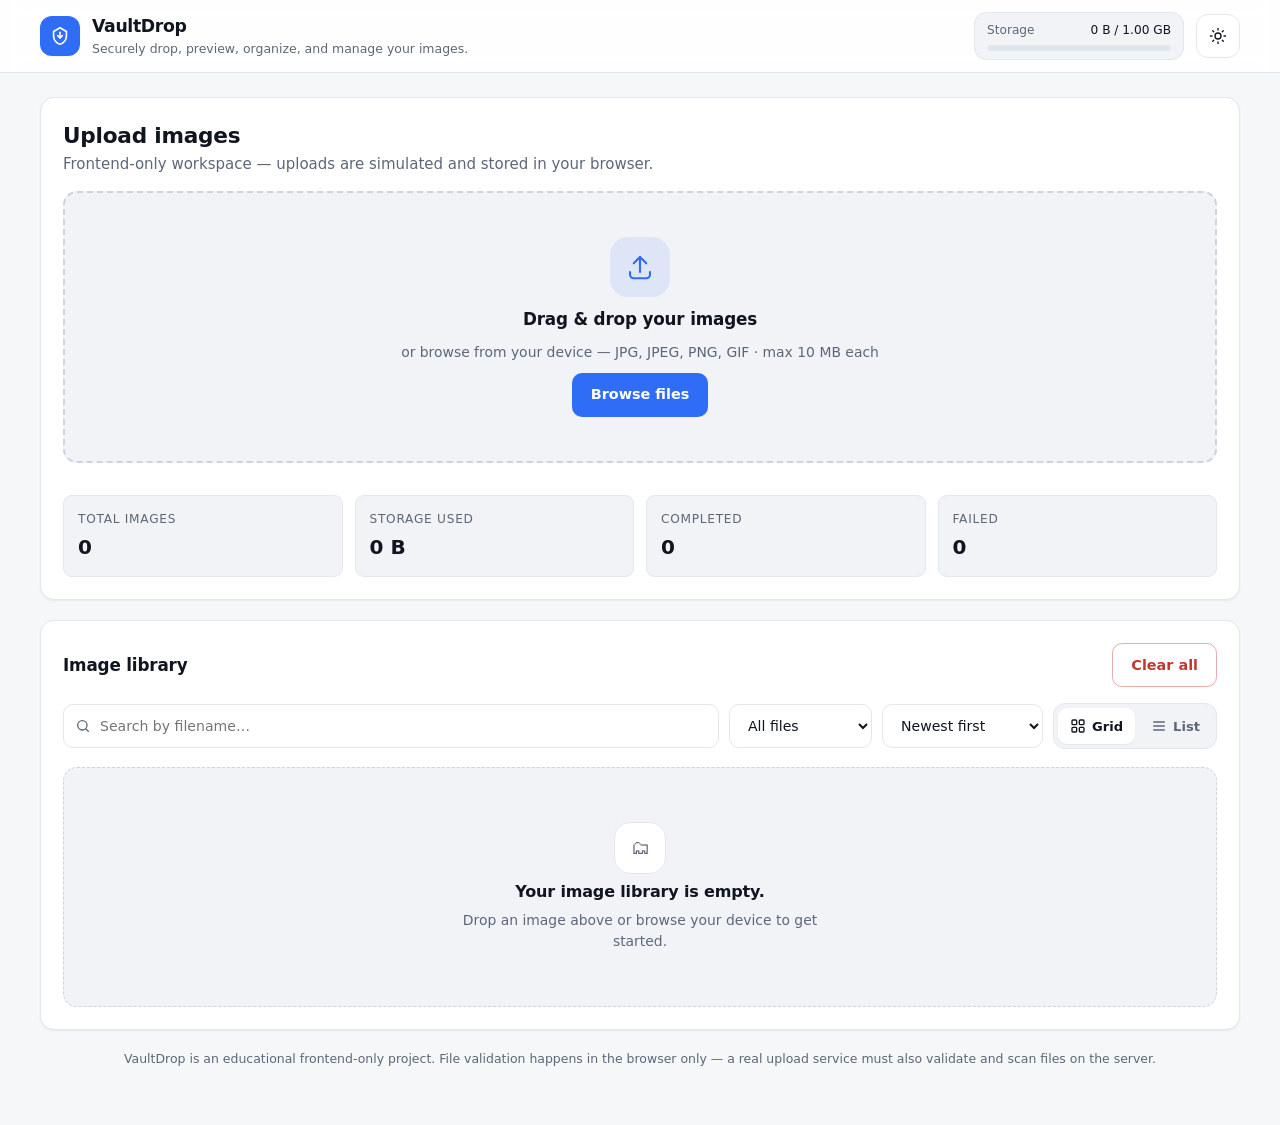
<file: Task 3 Drag and Drop File Uploader/index.html>
<!DOCTYPE html>
<html lang="en" data-theme="light">
<head>
<meta charset="UTF-8" />
<meta name="viewport" content="width=device-width, initial-scale=1" />
<title>VaultDrop — Securely drop, preview, organize, and manage your images</title>
<meta name="description" content="VaultDrop is a frontend-only image upload workspace with drag-and-drop, previews, simulated upload progress, search, filters and localStorage persistence." />
<link rel="stylesheet" href="css/style.css" />
</head>
<body>
<a class="skip-link" href="#main">Skip to main content</a>

<header class="app-header">
  <div class="shell header-inner">
    <div class="brand">
      <span class="brand-mark" aria-hidden="true">
        <svg viewBox="0 0 24 24" width="22" height="22" fill="none" stroke="currentColor" stroke-width="1.8" stroke-linecap="round" stroke-linejoin="round">
          <path d="M12 3l7 4v5c0 4.4-3 8.2-7 9-4-.8-7-4.6-7-9V7z"/><path d="M12 8v6"/><path d="M9.5 11.5L12 14l2.5-2.5"/>
        </svg>
      </span>
      <span class="brand-text">
        <strong>VaultDrop</strong>
        <small>Securely drop, preview, organize, and manage your images.</small>
      </span>
    </div>

    <div class="header-actions">
      <div class="storage-chip" title="Approximate localStorage usage">
        <div class="storage-chip-top">
          <span class="label">Storage</span>
          <span id="storageText" class="value">0 B / 5 MB</span>
        </div>
        <div class="meter" role="progressbar" aria-label="Storage used" aria-valuemin="0" aria-valuemax="100" aria-valuenow="0" id="storageMeter">
          <span id="storageBar" class="meter-fill"></span>
        </div>
      </div>
      <button id="themeToggle" class="icon-btn" type="button" aria-label="Switch theme" aria-pressed="false" title="Toggle dark mode">
        <svg class="icon-sun" viewBox="0 0 24 24" width="18" height="18" fill="none" stroke="currentColor" stroke-width="1.8" stroke-linecap="round"><circle cx="12" cy="12" r="4"/><path d="M12 2v2M12 20v2M2 12h2M20 12h2M4.9 4.9l1.4 1.4M17.7 17.7l1.4 1.4M19.1 4.9l-1.4 1.4M6.3 17.7l-1.4 1.4"/></svg>
        <svg class="icon-moon" viewBox="0 0 24 24" width="18" height="18" fill="none" stroke="currentColor" stroke-width="1.8" stroke-linecap="round" stroke-linejoin="round"><path d="M21 13a8.5 8.5 0 1 1-10-10 7 7 0 0 0 10 10z"/></svg>
      </button>
    </div>
  </div>
</header>

<main id="main" class="shell">
  <!-- Upload section -->
  <section class="panel" aria-labelledby="uploadTitle">
    <div class="panel-head">
      <div>
        <h1 id="uploadTitle">Upload images</h1>
        <p class="muted">Frontend-only workspace — uploads are simulated and stored in your browser.</p>
      </div>
    </div>

    <div id="dropzone" class="dropzone" tabindex="0" role="button"
         aria-label="Drop images here or press Enter to browse files">
      <span class="dz-icon" aria-hidden="true">
        <svg viewBox="0 0 24 24" width="30" height="30" fill="none" stroke="currentColor" stroke-width="1.7" stroke-linecap="round" stroke-linejoin="round">
          <path d="M12 16V4"/><path d="M7 9l5-5 5 5"/><path d="M4 16v2a3 3 0 0 0 3 3h10a3 3 0 0 0 3-3v-2"/>
        </svg>
      </span>
      <h2 class="dz-title" id="dzTitle">Drag &amp; drop your images</h2>
      <p class="dz-sub" id="dzSub">or browse from your device — JPG, JPEG, PNG, GIF · max 10 MB each</p>
      <button id="browseBtn" class="btn btn-primary" type="button">Browse files</button>
      <input id="fileInput" class="visually-hidden" type="file" accept="image/jpeg,image/jpg,image/png,image/gif" multiple />
    </div>

    <ul id="errorList" class="error-list" aria-label="Upload issues"></ul>

    <div class="stats" aria-label="Library statistics">
      <div class="stat"><span class="stat-label">Total images</span><span class="stat-value" id="statTotal">0</span></div>
      <div class="stat"><span class="stat-label">Storage used</span><span class="stat-value" id="statSize">0 B</span></div>
      <div class="stat"><span class="stat-label">Completed</span><span class="stat-value" id="statDone">0</span></div>
      <div class="stat"><span class="stat-label">Failed</span><span class="stat-value" id="statFailed">0</span></div>
    </div>
  </section>

  <!-- Upload queue -->
  <section class="panel" id="queuePanel" hidden aria-labelledby="queueTitle">
    <div class="panel-head">
      <h2 id="queueTitle">Upload queue</h2>
      <button id="clearQueueBtn" class="btn btn-ghost" type="button">Clear finished</button>
    </div>
    <ul id="queueList" class="queue"></ul>
  </section>

  <!-- Library -->
  <section class="panel" aria-labelledby="libTitle">
    <div class="panel-head">
      <h2 id="libTitle">Image library</h2>
      <button id="clearAllBtn" class="btn btn-danger-ghost" type="button">Clear all</button>
    </div>

    <div class="toolbar">
      <div class="field grow">
        <label class="visually-hidden" for="searchInput">Search images by filename</label>
        <span class="field-icon" aria-hidden="true">
          <svg viewBox="0 0 24 24" width="16" height="16" fill="none" stroke="currentColor" stroke-width="2" stroke-linecap="round"><circle cx="11" cy="11" r="7"/><path d="M20 20l-3.2-3.2"/></svg>
        </span>
        <input id="searchInput" type="search" placeholder="Search by filename…" autocomplete="off" />
      </div>

      <div class="field">
        <label class="visually-hidden" for="filterSelect">Filter images</label>
        <select id="filterSelect">
          <option value="all">All files</option>
          <option value="jpg">JPG / JPEG</option>
          <option value="png">PNG</option>
          <option value="gif">GIF</option>
          <option value="completed">Completed</option>
          <option value="failed">Failed</option>
        </select>
      </div>

      <div class="field">
        <label class="visually-hidden" for="sortSelect">Sort images</label>
        <select id="sortSelect">
          <option value="newest">Newest first</option>
          <option value="oldest">Oldest first</option>
          <option value="az">Filename A–Z</option>
          <option value="za">Filename Z–A</option>
          <option value="largest">Largest file</option>
          <option value="smallest">Smallest file</option>
        </select>
      </div>

      <div class="view-switch" role="group" aria-label="Gallery view mode">
        <button type="button" class="view-btn" data-view="grid" aria-pressed="true" aria-label="Grid view">
          <svg viewBox="0 0 24 24" width="16" height="16" fill="none" stroke="currentColor" stroke-width="2"><rect x="3" y="3" width="7" height="7" rx="1.5"/><rect x="14" y="3" width="7" height="7" rx="1.5"/><rect x="3" y="14" width="7" height="7" rx="1.5"/><rect x="14" y="14" width="7" height="7" rx="1.5"/></svg>
          <span>Grid</span>
        </button>
        <button type="button" class="view-btn" data-view="list" aria-pressed="false" aria-label="List view">
          <svg viewBox="0 0 24 24" width="16" height="16" fill="none" stroke="currentColor" stroke-width="2" stroke-linecap="round"><path d="M4 6h16M4 12h16M4 18h16"/></svg>
          <span>List</span>
        </button>
      </div>
    </div>

    <div id="gallery" class="gallery grid-view" aria-label="Uploaded images"></div>
    <div id="emptyState" class="empty" hidden></div>
  </section>

  <p class="footnote">
    VaultDrop is an educational frontend-only project. File validation happens in the browser only —
    a real upload service must also validate and scan files on the server.
  </p>
</main>

<!-- Lightbox -->
<div id="lightbox" class="overlay" hidden>
  <div class="lightbox" role="dialog" aria-modal="true" aria-labelledby="lbName">
    <div class="lightbox-head">
      <div class="lightbox-titles">
        <h3 id="lbName">Image</h3>
        <p id="lbMeta" class="muted small"></p>
      </div>
      <button id="lbClose" class="icon-btn" type="button" aria-label="Close preview">✕</button>
    </div>
    <div class="lightbox-body">
      <button id="lbPrev" class="nav-btn" type="button" aria-label="Previous image">‹</button>
      <img id="lbImg" alt="" />
      <button id="lbNext" class="nav-btn" type="button" aria-label="Next image">›</button>
    </div>
    <dl id="lbDetails" class="details"></dl>
    <div class="lightbox-actions">
      <button class="btn btn-ghost" type="button" data-lb-action="download">Download</button>
      <button class="btn btn-ghost" type="button" data-lb-action="rename">Rename</button>
      <button class="btn btn-danger-ghost" type="button" data-lb-action="delete">Delete</button>
    </div>
  </div>
</div>

<!-- Confirm / prompt dialog -->
<div id="dialog" class="overlay" hidden>
  <div class="modal" role="dialog" aria-modal="true" aria-labelledby="dlgTitle" aria-describedby="dlgText">
    <h3 id="dlgTitle">Confirm</h3>
    <p id="dlgText" class="muted"></p>
    <div class="field dlg-field" id="dlgInputWrap" hidden>
      <label class="visually-hidden" for="dlgInput">New name</label>
      <input id="dlgInput" type="text" />
    </div>
    <div class="modal-actions">
      <button id="dlgCancel" class="btn btn-ghost" type="button">Cancel</button>
      <button id="dlgExtra" class="btn btn-ghost" type="button" hidden>Upload anyway</button>
      <button id="dlgConfirm" class="btn btn-primary" type="button">Confirm</button>
    </div>
  </div>
</div>

<div id="toasts" class="toasts" role="region" aria-label="Notifications"></div>
<p id="liveRegion" class="visually-hidden" role="status" aria-live="polite"></p>

<script src="js/script.js"></script>
</body>
</html>
</file>
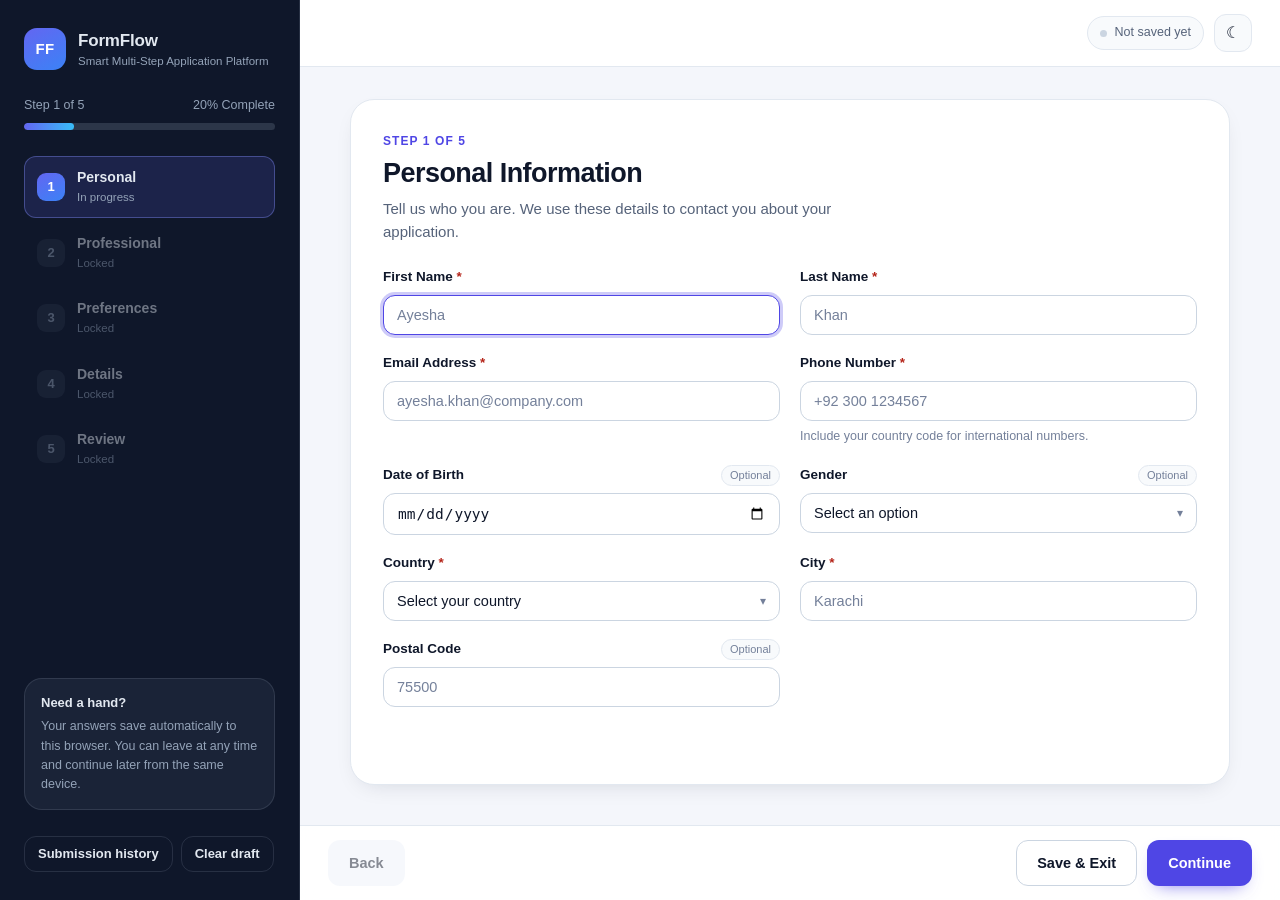
<file: Task 4 Multi-Step Form with Progress Indicator/index.html>
<!DOCTYPE html>
<html lang="en" data-theme="light">
  <head>
    <meta charset="utf-8" />
    <meta name="viewport" content="width=device-width, initial-scale=1" />
    <title>FormFlow — Smart Multi-Step Application Platform</title>
    <meta
      name="description"
      content="FormFlow is a smart multi-step application platform with autosave, draft recovery, validation and a full review step."
    />
    <link rel="icon" href="assets/icons/favicon.svg" type="image/svg+xml" />
    <link rel="stylesheet" href="css/style.css" />
    <link rel="stylesheet" href="css/responsive.css" />
    <link rel="stylesheet" href="css/animations.css" />
  </head>
  <body>
    <a class="skip-link" href="#main-content">Skip to form content</a>

    <div class="app-shell">
      <!-- ================= Sidebar ================= -->
      <aside class="sidebar" aria-label="Application progress">
        <div class="brand">
          <span class="brand-mark" aria-hidden="true">FF</span>
          <span class="brand-text">
            <strong>FormFlow</strong>
            <small>Smart Multi-Step Application Platform</small>
          </span>
        </div>

        <div class="sidebar-progress">
          <div class="sidebar-progress-head">
            <span id="sidebar-step-label">Step 1 of 5</span>
            <span id="sidebar-percent">20% Complete</span>
          </div>
          <div
            class="progress-track"
            role="progressbar"
            aria-label="Form completion"
            aria-valuemin="0"
            aria-valuemax="100"
            aria-valuenow="20"
            id="progress-bar"
          >
            <div class="progress-fill" id="progress-fill" style="width: 20%"></div>
          </div>
        </div>

        <nav class="steps-nav" aria-label="Form steps">
          <ol id="step-list" class="step-list"></ol>
        </nav>

        <div class="sidebar-help">
          <h2>Need a hand?</h2>
          <p>
            Your answers save automatically to this browser. You can leave at any time and continue
            later from the same device.
          </p>
        </div>

        <div class="sidebar-foot">
          <button type="button" class="btn btn-ghost btn-sm" id="btn-history">
            Submission history
          </button>
          <button type="button" class="btn btn-ghost btn-sm" id="btn-clear-draft">
            Clear draft
          </button>
        </div>
      </aside>

      <!-- ================= Main ================= -->
      <div class="main-col">
        <header class="topbar">
          <div class="topbar-brand">
            <span class="brand-mark" aria-hidden="true">FF</span>
            <span class="topbar-title">FormFlow</span>
          </div>
          <div class="topbar-actions">
            <span class="autosave" id="autosave-status" role="status" aria-live="polite">
              <span class="autosave-dot" aria-hidden="true"></span>
              <span id="autosave-text">Not saved yet</span>
            </span>
            <button
              type="button"
              class="icon-btn"
              id="btn-theme"
              aria-label="Switch to dark theme"
              title="Toggle theme"
            >
              <span id="theme-icon" aria-hidden="true">☾</span>
            </button>
            <button
              type="button"
              class="icon-btn mobile-only"
              id="btn-steps"
              aria-label="Show steps and progress"
              aria-expanded="false"
              aria-controls="mobile-steps"
            >
              <span aria-hidden="true">☰</span>
            </button>
          </div>
        </header>

        <div class="mobile-progress">
          <div class="mobile-progress-head">
            <span id="mobile-step-label">Step 1 of 5 · Personal Information</span>
            <span id="mobile-percent">20%</span>
          </div>
          <div class="progress-track">
            <div class="progress-fill" id="mobile-progress-fill" style="width: 20%"></div>
          </div>
          <div class="mobile-steps" id="mobile-steps" hidden>
            <ol class="step-list step-list--compact" id="mobile-step-list"></ol>
            <div class="drawer-actions">
              <button type="button" class="btn btn-ghost btn-sm" id="btn-save-exit-m">Save &amp; Exit</button>
              <button type="button" class="btn btn-ghost btn-sm" id="btn-history-m">Submission history</button>
              <button type="button" class="btn btn-quiet btn-sm" id="btn-clear-draft-m">Clear draft</button>
            </div>
          </div>
        </div>

        <main class="main-content" id="main-content" tabindex="-1">
          <div class="panel" id="panel">
            <div id="step-region" aria-live="polite">
              <!-- steps rendered here -->
            </div>
          </div>
        </main>

        <footer class="formbar" id="formbar">
          <button type="button" class="btn btn-quiet" id="btn-back">Back</button>
          <div class="formbar-right">
            <button type="button" class="btn btn-ghost" id="btn-save-exit">Save &amp; Exit</button>
            <button type="button" class="btn btn-primary" id="btn-next">Continue</button>
            <button type="button" class="btn btn-primary" id="btn-submit" hidden>
              Submit application
            </button>
          </div>
        </footer>
      </div>
    </div>

    <!-- ================= Dialogs ================= -->
    <div class="overlay" id="overlay" hidden></div>

    <div
      class="dialog"
      id="confirm-dialog"
      role="dialog"
      aria-modal="true"
      aria-labelledby="confirm-title"
      aria-describedby="confirm-body"
      hidden
    >
      <h2 id="confirm-title">Are you sure?</h2>
      <p id="confirm-body">This action cannot be undone.</p>
      <div class="dialog-actions">
        <button type="button" class="btn btn-quiet" id="confirm-cancel">Cancel</button>
        <button type="button" class="btn btn-danger" id="confirm-ok">Confirm</button>
      </div>
    </div>

    <div
      class="dialog dialog--wide"
      id="history-dialog"
      role="dialog"
      aria-modal="true"
      aria-labelledby="history-title"
      hidden
    >
      <div class="dialog-head">
        <h2 id="history-title">Submission history</h2>
        <button type="button" class="icon-btn" id="history-close" aria-label="Close history">
          <span aria-hidden="true">✕</span>
        </button>
      </div>
      <div id="history-body" class="dialog-body"></div>
    </div>

    <div class="toast-stack" id="toast-stack" aria-live="polite" aria-atomic="false"></div>

    <script src="js/utils.js"></script>
    <script src="js/storage.js"></script>
    <script src="js/validation.js"></script>
    <script src="js/ui.js"></script>
    <script src="js/form.js"></script>
    <script src="js/app.js"></script>
  </body>
</html>
</file>
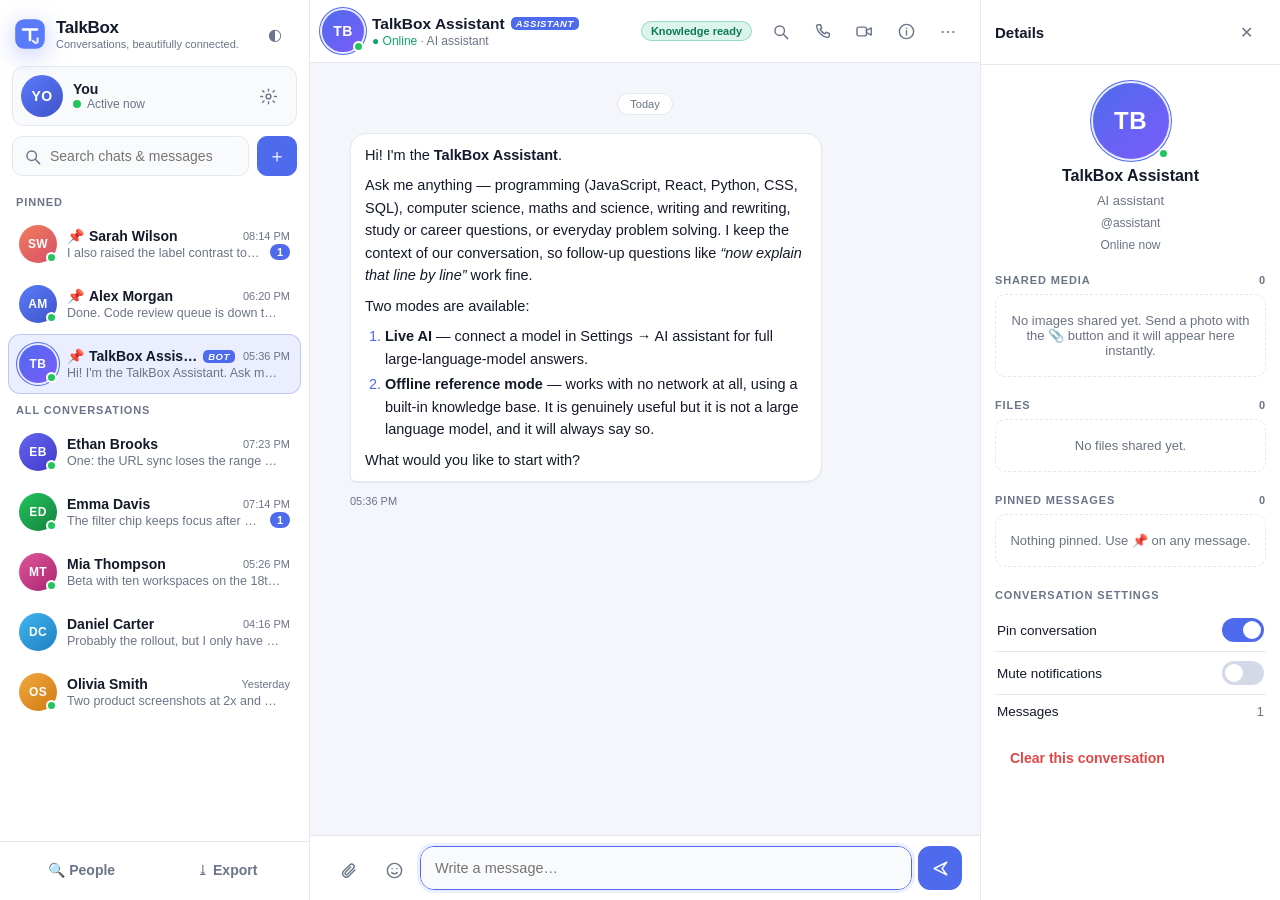
<file: Task 5 Real-Time Chat App/index.html>
<!DOCTYPE html>
<html lang="en" data-theme="light">
<head>
<meta charset="UTF-8" />
<meta name="viewport" content="width=device-width, initial-scale=1, viewport-fit=cover" />
<title>TalkBox — Conversations, beautifully connected.</title>
<meta name="description" content="TalkBox is a premium frontend-only chat experience: multiple conversations, people search, attachments, shared media, an assistant and persistent local history." />
<meta name="theme-color" content="#4f6bed" />
<meta property="og:title" content="TalkBox — Conversations, beautifully connected." />
<meta property="og:description" content="A polished frontend-only messaging product built with HTML, CSS and JavaScript." />
<meta property="og:type" content="website" />
<meta name="twitter:card" content="summary_large_image" />
<link rel="icon" href="assets/favicon.svg" type="image/svg+xml" />
<link rel="stylesheet" href="css/styles.css" />
</head>
<body>
<a class="skip-link" href="#composer-input">Skip to composer</a>

<div class="app" id="app" data-view="list">
  <!-- SIDEBAR / CONVERSATION LIST -->
  <aside class="sidebar" id="sidebar" aria-label="Conversations">
    <header class="sidebar__top">
      <div class="brand">
        <span class="brand__mark" aria-hidden="true">
          <svg viewBox="0 0 32 32" width="32" height="32"><rect x="1.2" y="1.2" width="29.6" height="29.6" rx="9" fill="url(#tbg)"/><path d="M9 11.5h14M16 11.5V22" stroke="#fff" stroke-width="2.6" stroke-linecap="round"/><path d="M23.6 20.4v2.9a1.6 1.6 0 0 1-2.6 1.25l-2.2-1.7" stroke="#fff" stroke-width="2.2" stroke-linecap="round" fill="none" opacity=".85"/><defs><linearGradient id="tbg" x1="0" y1="0" x2="32" y2="32"><stop stop-color="#5b7cfa"/><stop offset="1" stop-color="#3f52c9"/></linearGradient></defs></svg>
        </span>
        <span class="brand__text">
          <strong>TalkBox</strong>
          <small>Conversations, beautifully connected.</small>
        </span>
      </div>
      <button class="icon-btn" id="themeBtnTop" aria-label="Toggle theme" title="Toggle theme (Ctrl+J)"><span id="themeIcon">◐</span></button>
    </header>

    <div class="profile" id="profileCard">
      <div class="avatar avatar--md" id="meAvatar" data-initials="YO"></div>
      <div class="profile__meta">
        <span class="profile__name" id="meName">You</span>
        <span class="profile__status"><i class="dot dot--online"></i><span id="meStatus">Active now</span></span>
      </div>
      <button class="icon-btn" id="settingsBtn" aria-label="Open settings" title="Settings (Ctrl+,)"><svg viewBox="0 0 24 24" width="19" height="19" fill="none" stroke="currentColor" stroke-width="1.8" stroke-linecap="round" stroke-linejoin="round"><circle cx="12" cy="12" r="3"/><path d="M12 2.8v2.4M12 18.8v2.4M4.5 12H2.1M21.9 12h-2.4M6.3 6.3L4.6 4.6M19.4 19.4l-1.7-1.7M17.7 6.3l1.7-1.7M4.6 19.4l1.7-1.7"/></svg></button>
    </div>

    <div class="sidebar__search">
      <label class="search">
        <span class="search__icon" aria-hidden="true"><svg viewBox="0 0 24 24" width="19" height="19" fill="none" stroke="currentColor" stroke-width="1.8" stroke-linecap="round" stroke-linejoin="round"><circle cx="11" cy="11" r="6"/><path d="M15.6 15.6L21 21"/></svg></span>
        <input id="searchInput" type="search" placeholder="Search chats & messages" aria-label="Search conversations and messages" />
      </label>
      <button class="btn btn--primary btn--icon" id="newChatBtn" aria-label="New conversation" title="New conversation (Ctrl+N)">＋</button>
    </div>

    <nav class="conv-list" id="convList" aria-label="Conversation list"></nav>

    <footer class="sidebar__foot">
      <button class="btn btn--ghost" id="peopleBtn" title="Find people">🔍 People</button>
      <button class="btn btn--ghost" id="exportBtn" title="Export all chat data">⤓ Export</button>
    </footer>
  </aside>

  <div class="scrim" id="scrim" hidden></div>

  <!-- CHAT -->
  <main class="chat" id="chat">
    <header class="chat__header">
      <button class="icon-btn only-mobile" id="backBtn" aria-label="Back to conversations" title="Back">
        <svg viewBox="0 0 24 24" width="20" height="20" fill="none" stroke="currentColor" stroke-width="2" stroke-linecap="round" stroke-linejoin="round"><path d="M15 5l-7 7 7 7"/></svg>
      </button>
      <div class="avatar avatar--md" id="peerAvatar" data-initials="TB"></div>
      <div class="chat__who" id="peerInfoBtn" role="button" tabindex="0" title="Open details">
        <h1 id="peerName">Select a conversation</h1>
        <p id="peerStatus" class="muted"></p>
      </div>
      <span class="ai-badge" id="aiBadge" hidden></span>
      <div class="chat__actions">
        <button class="icon-btn" id="searchMsgBtn" aria-label="Search in conversation" title="Search messages (Ctrl+F)"><svg viewBox="0 0 24 24" width="19" height="19" fill="none" stroke="currentColor" stroke-width="1.8" stroke-linecap="round" stroke-linejoin="round"><circle cx="11" cy="11" r="6"/><path d="M15.6 15.6L21 21"/></svg></button>
        <button class="icon-btn" data-call="voice" aria-label="Start voice call" title="Voice call"><svg viewBox="0 0 24 24" width="19" height="19" fill="none" stroke="currentColor" stroke-width="1.8" stroke-linecap="round" stroke-linejoin="round"><path d="M6.5 3.5h3l1.5 4-2 1.5a12 12 0 0 0 6 6l1.5-2 4 1.5v3a2 2 0 0 1-2.2 2A16.5 16.5 0 0 1 4.5 5.7 2 2 0 0 1 6.5 3.5z"/></svg></button>
        <button class="icon-btn" data-call="video" aria-label="Start video call" title="Video call"><svg viewBox="0 0 24 24" width="19" height="19" fill="none" stroke="currentColor" stroke-width="1.8" stroke-linecap="round" stroke-linejoin="round"><rect x="2.5" y="6.5" width="12" height="11" rx="2.5"/><path d="M14.5 10.5l6-3v9l-6-3z"/></svg></button>
        <button class="icon-btn" id="infoBtn" aria-label="Toggle details panel" title="Details"><svg viewBox="0 0 24 24" width="19" height="19" fill="none" stroke="currentColor" stroke-width="1.8" stroke-linecap="round" stroke-linejoin="round"><circle cx="12" cy="12" r="9"/><path d="M12 11v5.5"/><circle cx="12" cy="7.9" r="1.05" fill="currentColor" stroke="none"/></svg></button>
        <div class="menu-wrap">
          <button class="icon-btn" id="moreBtn" aria-haspopup="true" aria-expanded="false" aria-label="More options">⋯</button>
          <div class="menu" id="moreMenu" role="menu" hidden>
            <button role="menuitem" data-act="pin">Pin conversation</button>
            <button role="menuitem" data-act="mute">Mute notifications</button>
            <button role="menuitem" data-act="read">Mark as read</button>
            <button role="menuitem" data-act="media">Shared media</button>
            <button role="menuitem" data-act="export">Export conversation</button>
            <button role="menuitem" data-act="clear" class="danger">Clear messages</button>
            <button role="menuitem" data-act="delete" class="danger">Delete conversation</button>
          </div>
        </div>
      </div>
    </header>

    <div class="msg-search" id="msgSearch" hidden>
      <input id="msgSearchInput" type="search" placeholder="Search in this conversation…" aria-label="Search in this conversation" />
      <span class="muted" id="msgSearchCount"></span>
      <button class="icon-btn" id="msgSearchClose" aria-label="Close message search">✕</button>
    </div>

    <section class="messages" id="messages" tabindex="0" aria-label="Messages"></section>

    <button class="jump" id="jumpBtn" hidden>New messages ↓</button>

    <div class="typing" id="typing" hidden>
      <span class="typing__dots" aria-hidden="true"><i></i><i></i><i></i></span>
      <span id="typingText">typing…</span>
    </div>

    <div class="reply-strip" id="replyStrip" hidden>
      <span aria-hidden="true">↩</span>
      <span class="rs-text" id="replyText"></span>
      <button class="icon-btn" id="replyCancel" aria-label="Cancel reply">✕</button>
    </div>

    <form class="composer" id="composer" autocomplete="off">
      <button type="button" class="icon-btn" id="attachBtn" aria-label="Attach a file or image" title="Attach"><svg viewBox="0 0 24 24" width="19" height="19" fill="none" stroke="currentColor" stroke-width="1.8" stroke-linecap="round" stroke-linejoin="round"><path d="M20 11.5l-7.6 7.6a4.6 4.6 0 0 1-6.5-6.5l8-8a3.2 3.2 0 0 1 4.5 4.5l-8 8a1.8 1.8 0 0 1-2.5-2.5l7-7"/></svg></button>
      <input type="file" id="fileInput" hidden multiple accept="image/*,.pdf,.txt,.zip,.doc,.docx,.csv,.json" />
      <div class="menu-wrap">
        <button type="button" class="icon-btn" id="emojiBtn" aria-label="Insert emoji" aria-expanded="false" title="Emoji"><svg viewBox="0 0 24 24" width="19" height="19" fill="none" stroke="currentColor" stroke-width="1.8" stroke-linecap="round" stroke-linejoin="round"><circle cx="12" cy="12" r="9"/><path d="M8.5 14.5a4.5 4.5 0 0 0 7 0"/><circle cx="9" cy="9.8" r="1" fill="currentColor" stroke="none"/><circle cx="15" cy="9.8" r="1" fill="currentColor" stroke="none"/></svg></button>
        <div class="emoji" id="emojiPanel" hidden></div>
      </div>
      <textarea id="composer-input" rows="1" placeholder="Write a message…" aria-label="Message"></textarea>
      <button type="submit" class="btn btn--primary btn--send" id="sendBtn" aria-label="Send message"><svg viewBox="0 0 24 24" width="19" height="19" fill="none" stroke="currentColor" stroke-width="1.8" stroke-linecap="round" stroke-linejoin="round"><path d="M4 12l16-8-6 8 6 8-16-8z"/></svg></button>
    </form>
  </main>

  <!-- DETAILS -->
  <aside class="details" id="details" aria-label="Conversation details">
    <header class="details__head">
      <h2>Details</h2>
      <button class="icon-btn" id="detailsClose" aria-label="Close details">✕</button>
    </header>
    <div class="details__body" id="detailsBody"></div>
  </aside>
</div>

<!-- Settings modal -->
<div class="modal" id="settingsModal" hidden role="dialog" aria-modal="true" aria-labelledby="settingsTitle">
  <div class="modal__card">
    <header class="modal__head"><h2 id="settingsTitle">Settings</h2><button class="icon-btn" data-close-modal aria-label="Close">✕</button></header>
    <div class="modal__body">
      <label class="field"><span>Display name</span><input id="setName" type="text" maxlength="24" /></label>
      <label class="field"><span>Status message</span><input id="setStatus" type="text" maxlength="40" /></label>
      <label class="field field--row"><span>Appearance</span>
        <select id="setTheme"><option value="light">Light</option><option value="dark">Dark</option><option value="system">System</option></select>
      </label>
      <label class="field field--row"><span>Message sounds</span><input id="setSound" type="checkbox" /></label>
      <label class="field field--row"><span>Toast notifications</span><input id="setToast" type="checkbox" /></label>
      <label class="field field--row"><span>Auto replies from contacts</span><input id="setAuto" type="checkbox" /></label>
      <label class="field field--row"><span>Ambient background activity</span><input id="setAmbient" type="checkbox" /></label>
      <label class="field field--row"><span>Enter sends message</span><input id="setEnter" type="checkbox" /></label>
      <div class="field"><span>AI assistant</span>
        <p class="muted" style="font-size:12px;margin:0 0 8px">TalkBox Assistant includes a built-in pack of 100 predefined questions across multiple domains. It works locally without an API key or paid AI service, and accepts small wording, case and punctuation variations.</p>
      </div>
      <label class="field field--row"><span>Provider</span>
        <select id="aiProvider">
          <option value="talkbox">Built-in 100-question knowledge pack</option>
        </select>
      </label>
      <label class="field" id="aiServiceRow" hidden><span>Service endpoint</span><input id="aiServiceUrl" type="text" value="built-in" /></label>
      <label class="field ai-custom" hidden><span>Endpoint base URL</span><input id="aiBaseUrl" type="url" /></label>
      <label class="field ai-custom" hidden><span>Model</span><input id="aiModel" type="text" /></label>
      <label class="field ai-custom" hidden><span>API key</span><input id="aiKey" type="password" autocomplete="off" /></label>
      <div class="field field--row"><span id="aiStatus" class="ai-status" style="font-size:12px"></span><button type="button" class="btn btn--ghost" id="aiTestBtn">Test connection</button></div>

      <div class="field"><span>Keyboard shortcuts</span>
        <ul class="shortcuts">
          <li><kbd>Enter</kbd> send · <kbd>Shift</kbd>+<kbd>Enter</kbd> new line</li>
          <li><kbd>Ctrl</kbd>+<kbd>K</kbd> search · <kbd>Ctrl</kbd>+<kbd>F</kbd> in-chat search</li>
          <li><kbd>Ctrl</kbd>+<kbd>J</kbd> theme · <kbd>Ctrl</kbd>+<kbd>N</kbd> new chat · <kbd>Esc</kbd> close</li>
        </ul>
      </div>
      <p class="muted" id="storageInfo" style="font-size:12px"></p>
    </div>
    <footer class="modal__foot">
      <button class="btn btn--danger-ghost" id="resetBtn">Reset all data</button>
      <button class="btn btn--primary" data-close-modal>Done</button>
    </footer>
  </div>
</div>

<!-- New conversation / people search modal -->
<div class="modal" id="newModal" hidden role="dialog" aria-modal="true" aria-labelledby="newTitle">
  <div class="modal__card modal__card--sm">
    <header class="modal__head"><h2 id="newTitle">New conversation</h2><button class="icon-btn" data-close-modal aria-label="Close">✕</button></header>
    <div class="modal__body">
      <label class="field"><span>Search people by name or username</span>
        <input id="peopleSearch" type="search" placeholder="e.g. Priya, @marcus, designer…" autocomplete="off" />
      </label>
      <div class="people" id="peopleResults" role="listbox" aria-label="People results"></div>
      <p class="muted" style="font-size:12px">Only members of the Vertex Labs workspace directory can be messaged.</p>
    </div>
    <footer class="modal__foot">
      <button class="btn btn--primary" data-close-modal>Close</button>
    </footer>
  </div>
</div>

<!-- Lightbox -->
<div class="lightbox" id="lightbox" hidden role="dialog" aria-modal="true" aria-label="Image preview">
  <div class="lightbox__bar">
    <span class="lb-name" id="lbName"></span>
    <button class="icon-btn" id="lbClose" aria-label="Close preview">✕</button>
  </div>
  <div class="lightbox__stage"><img id="lbImg" alt="" /></div>
  <div class="lightbox__nav">
    <button class="btn" id="lbPrev" type="button">← Prev</button>
    <span id="lbCount"></span>
    <button class="btn" id="lbNext" type="button">Next →</button>
  </div>
</div>

<div class="toasts" id="toasts" aria-live="polite"></div>
<script src="js/data.js"></script>
<script src="js/markdown.js"></script>
<script src="js/ai.js"></script>
<script src="js/contacts.js"></script>
<script src="js/app.js"></script>
</body>
</html>
</file>
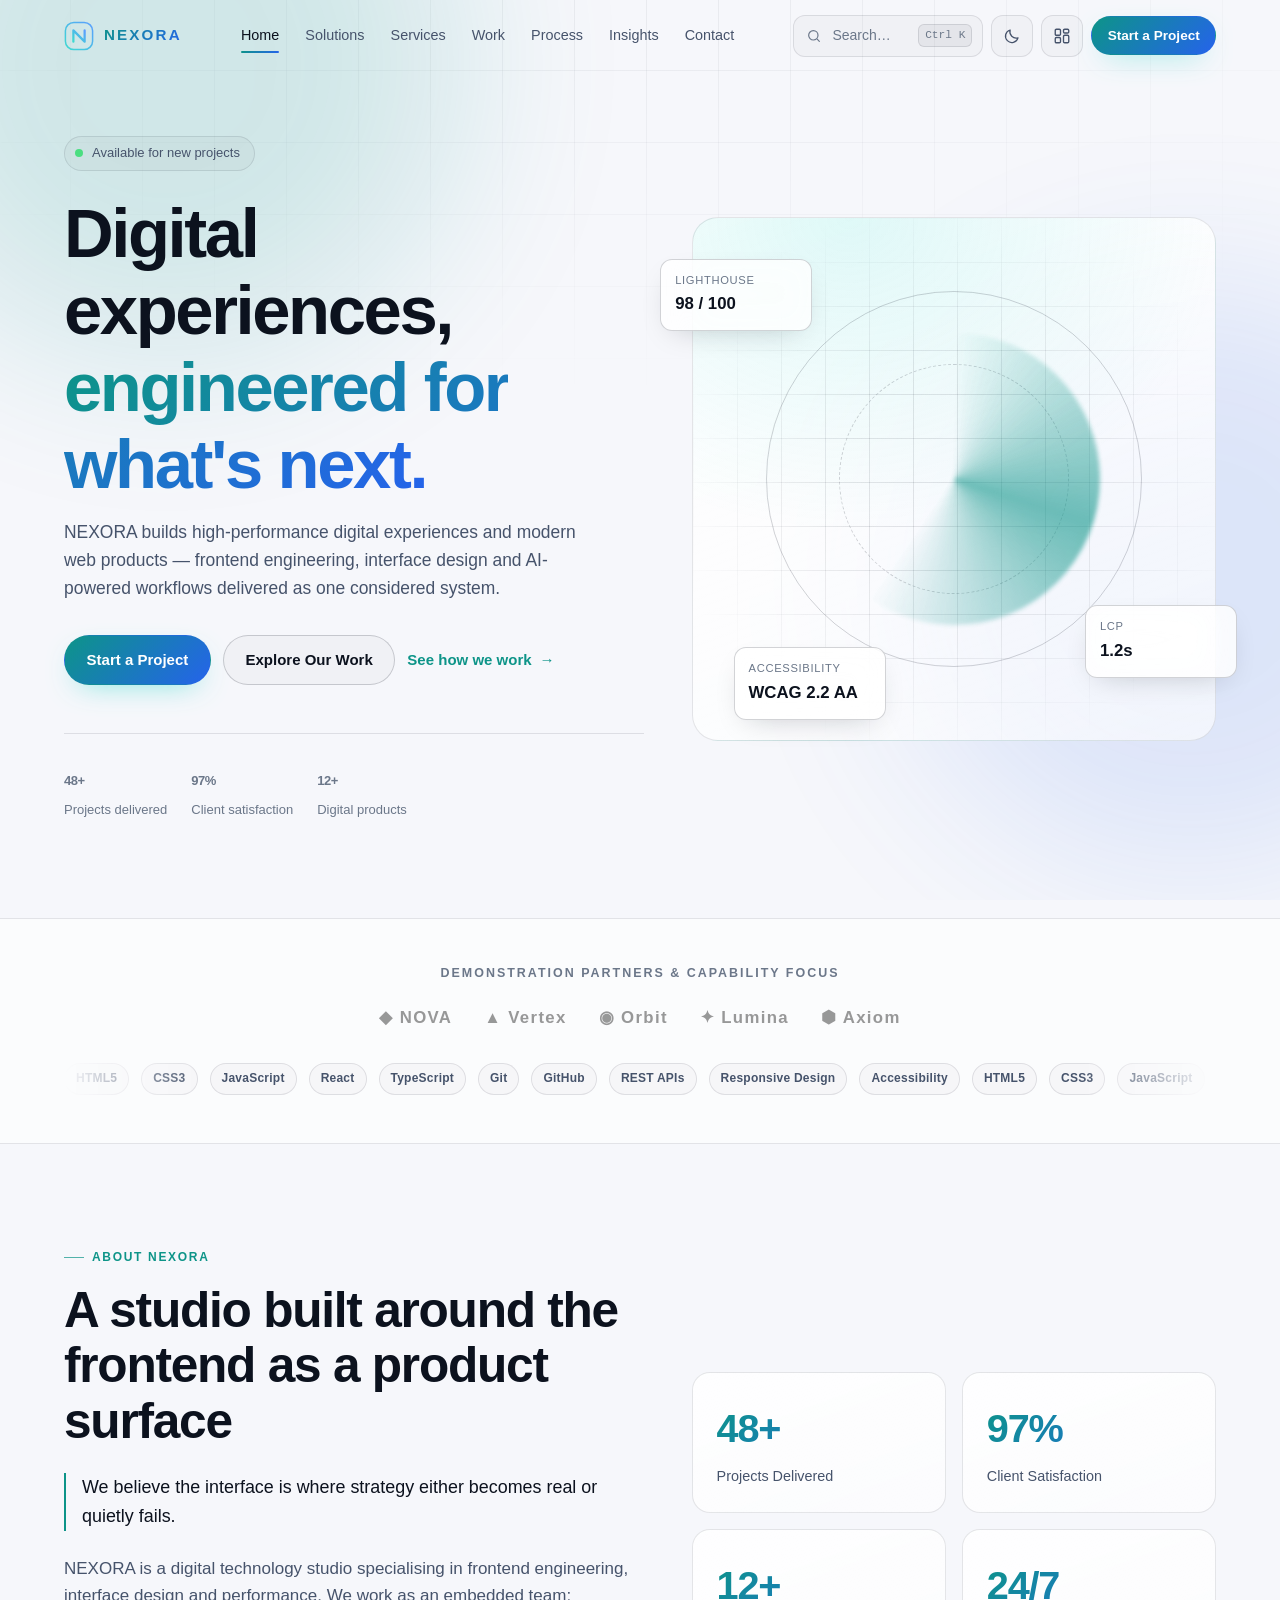
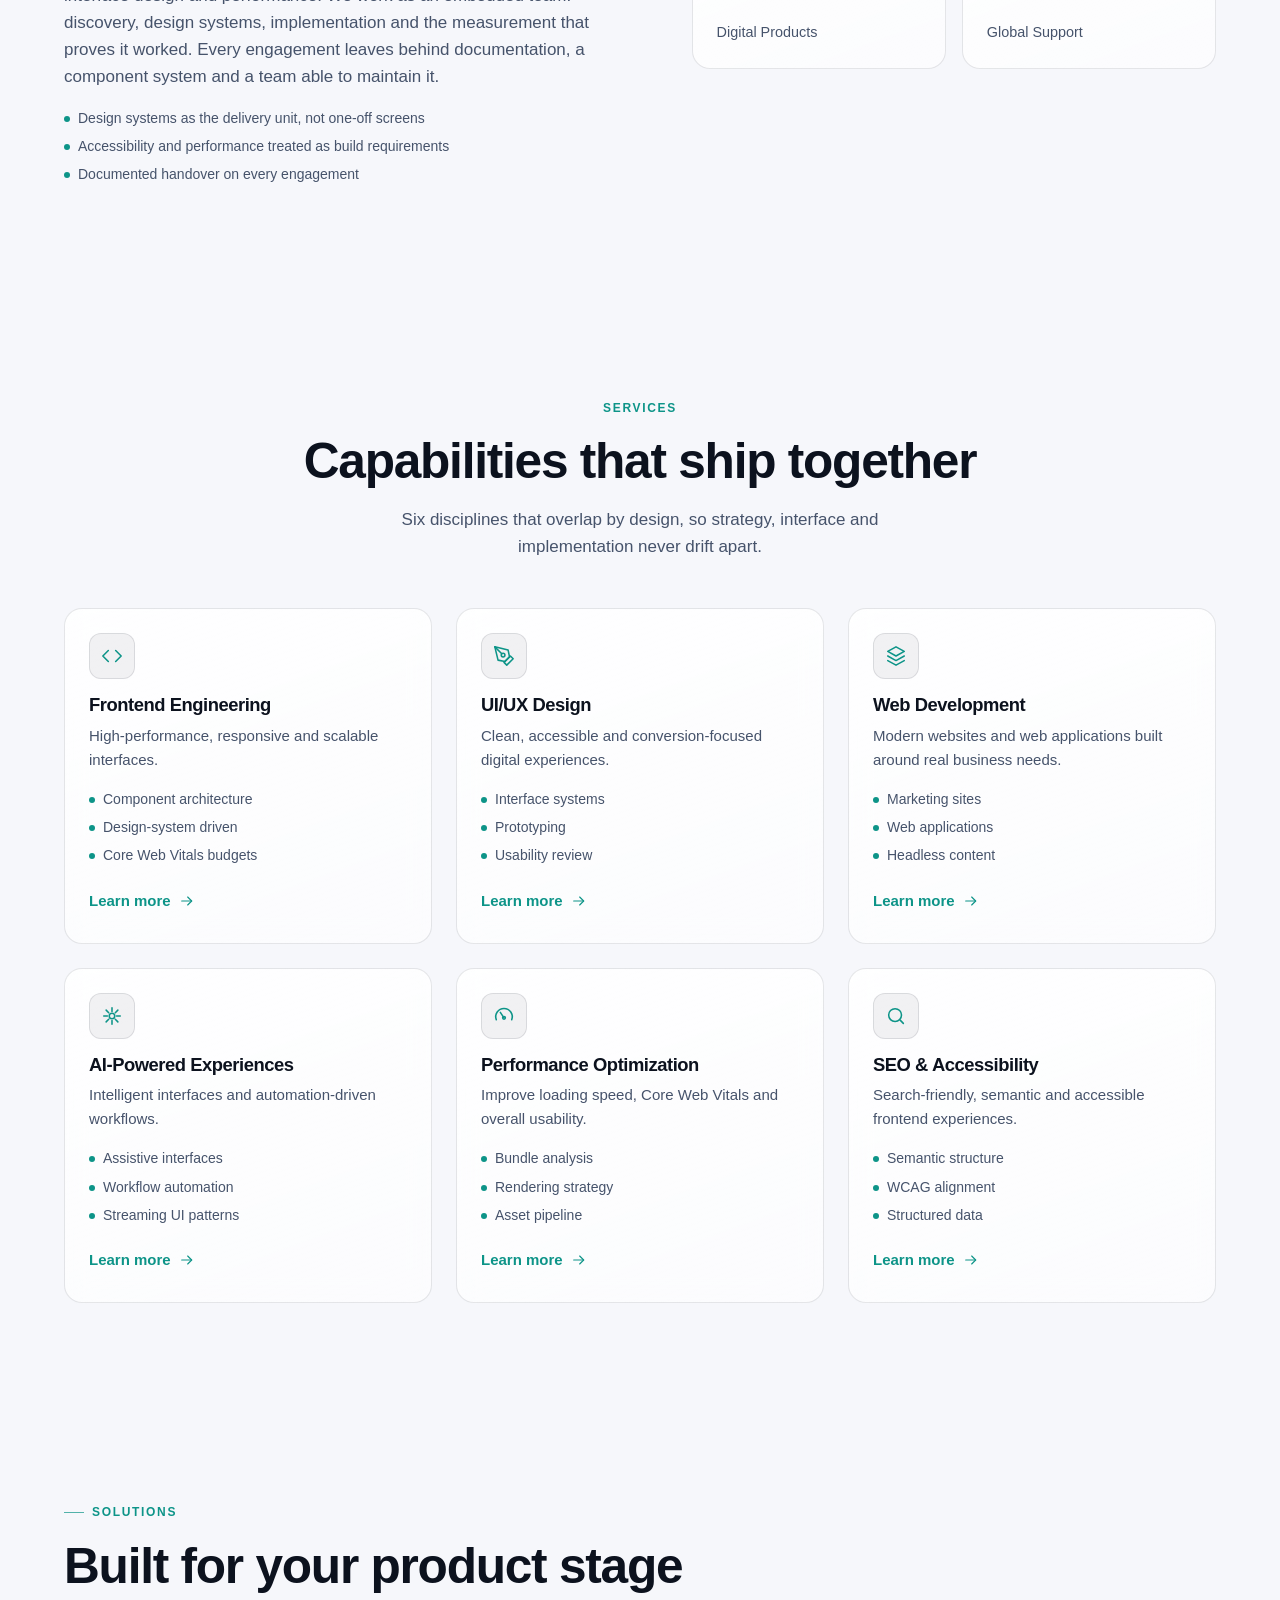
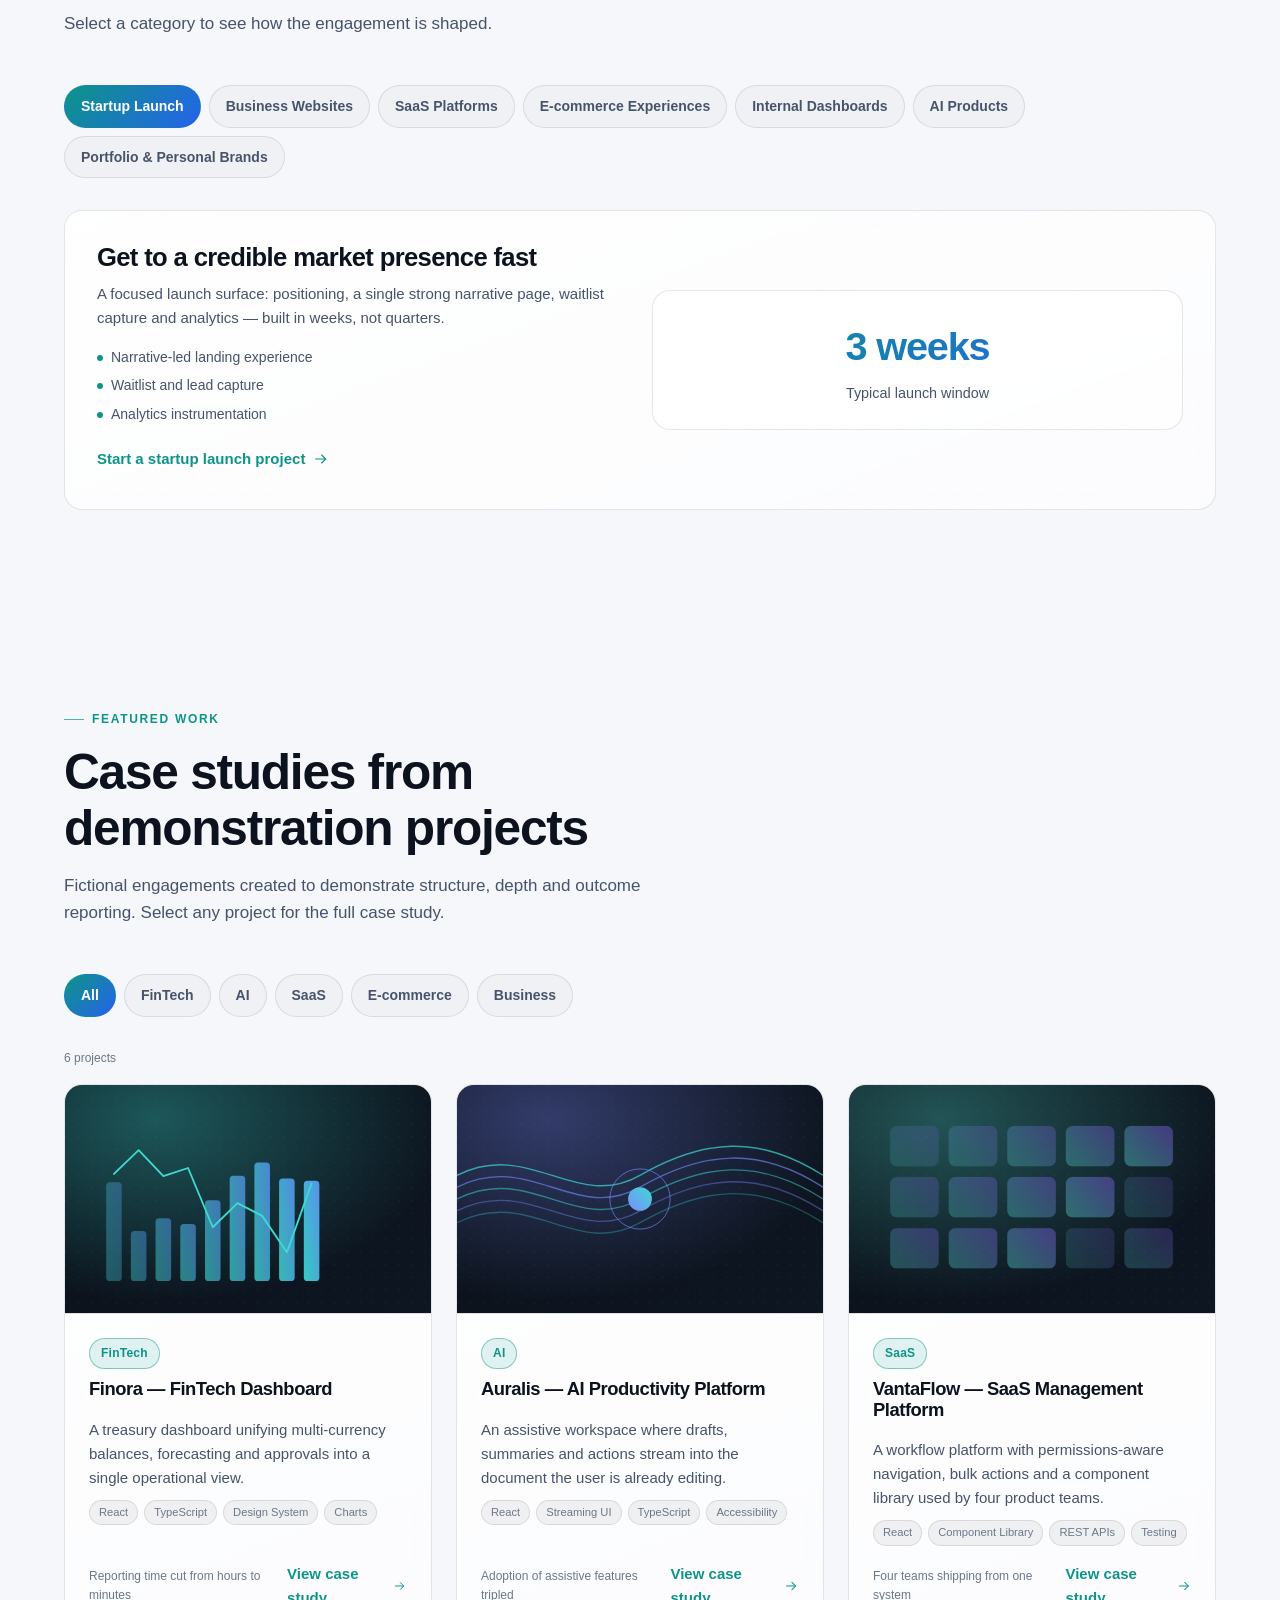
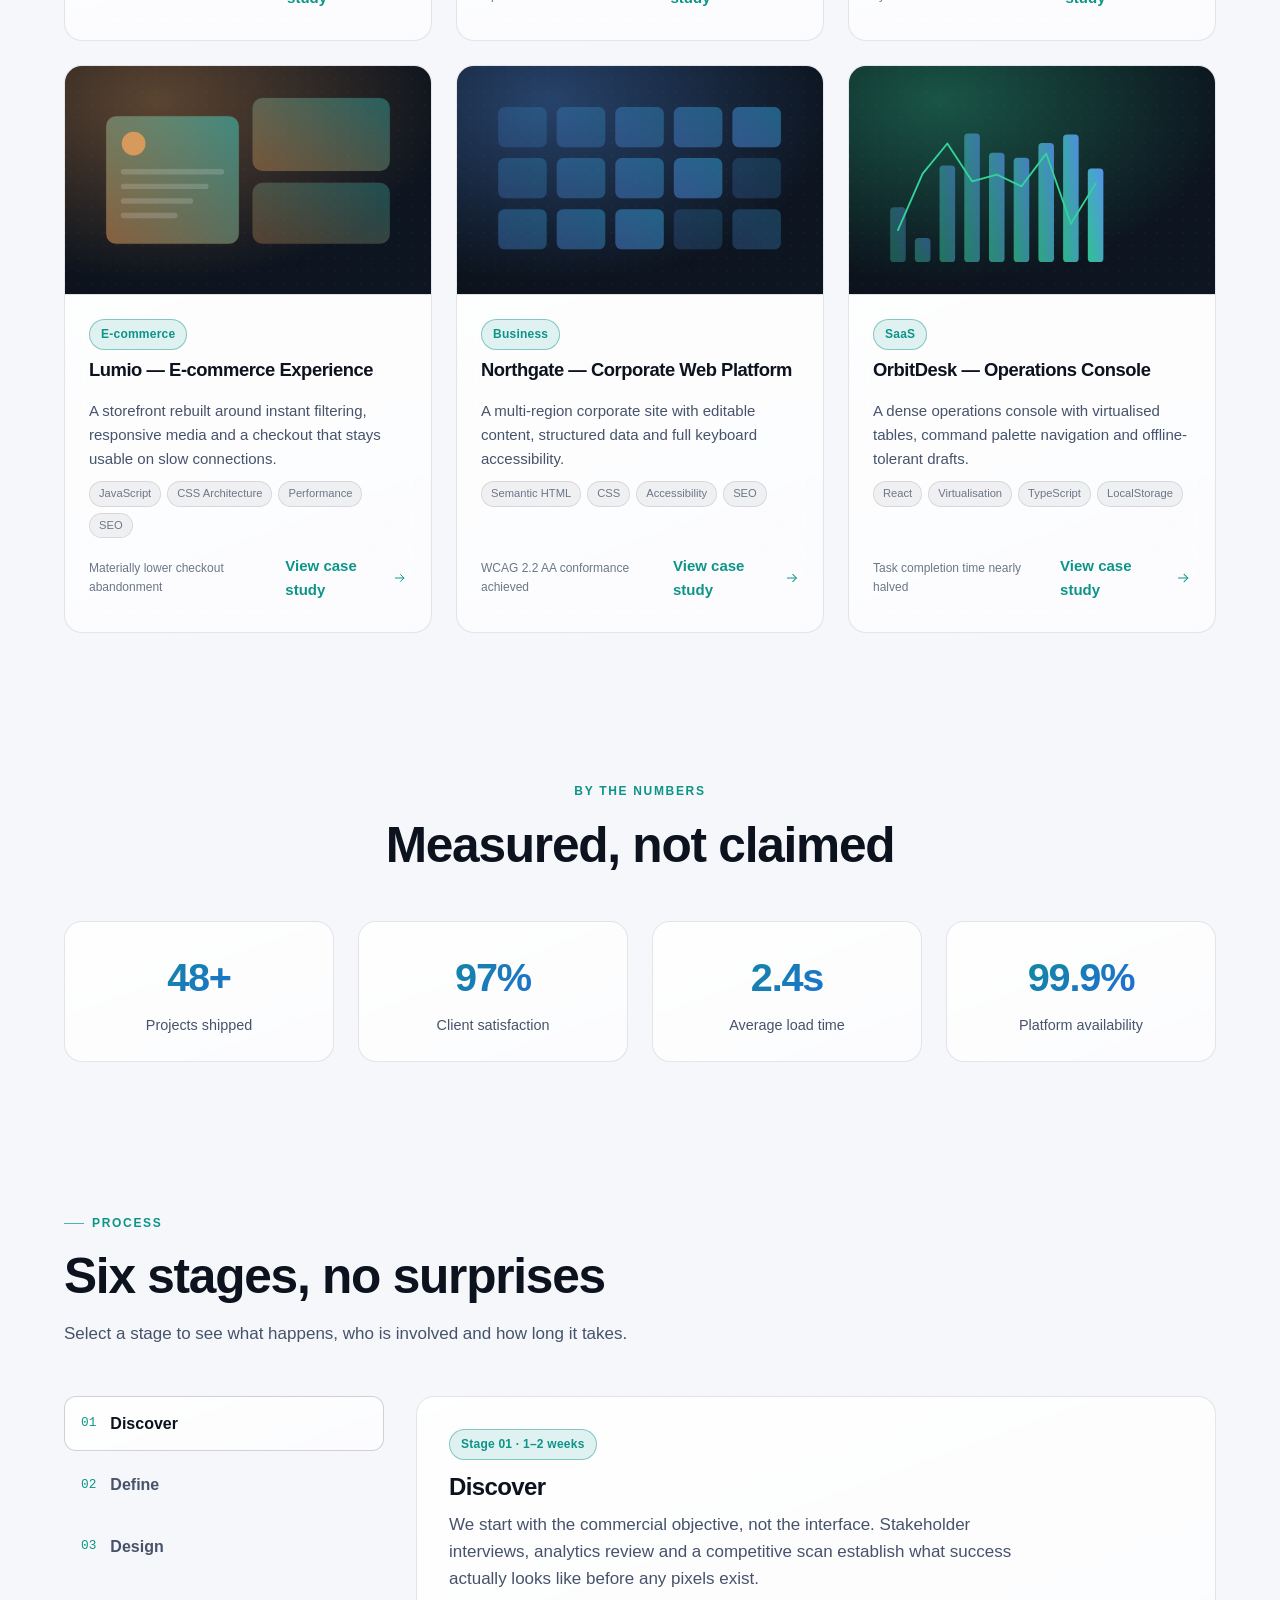
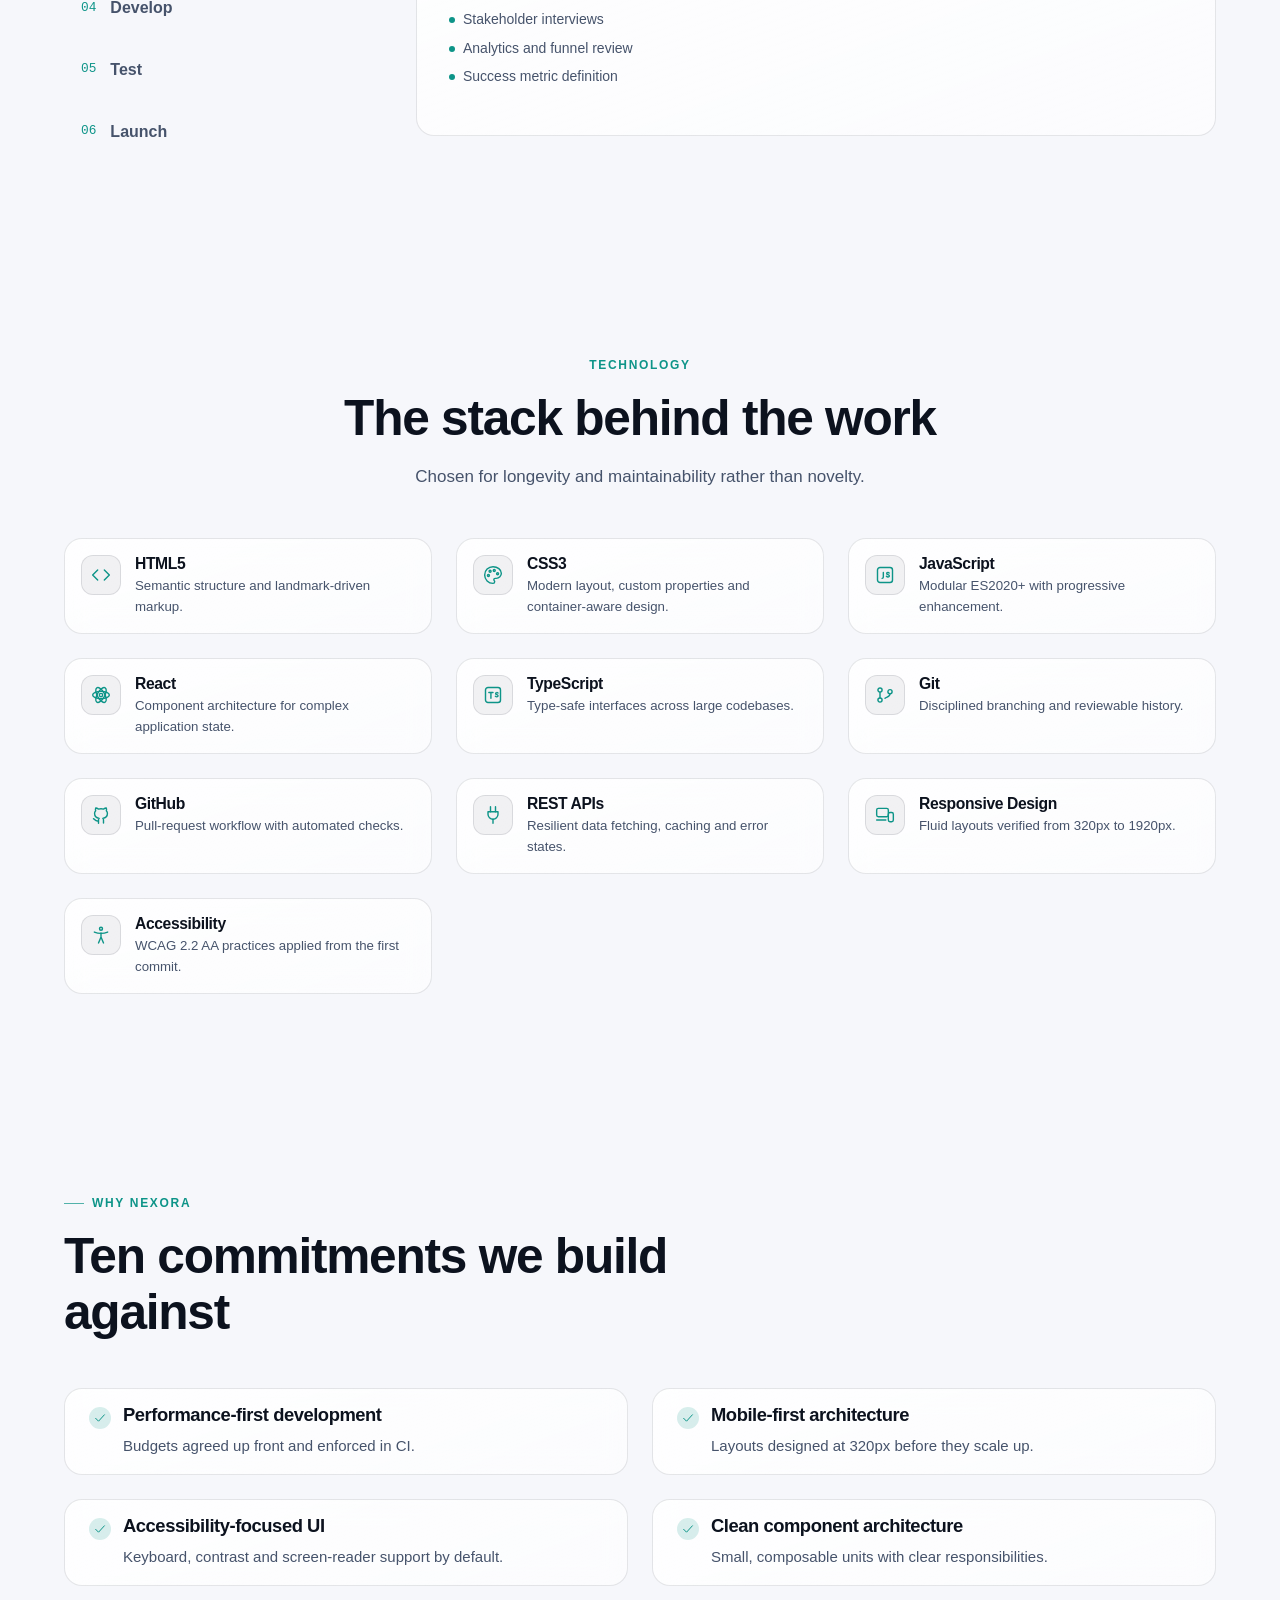
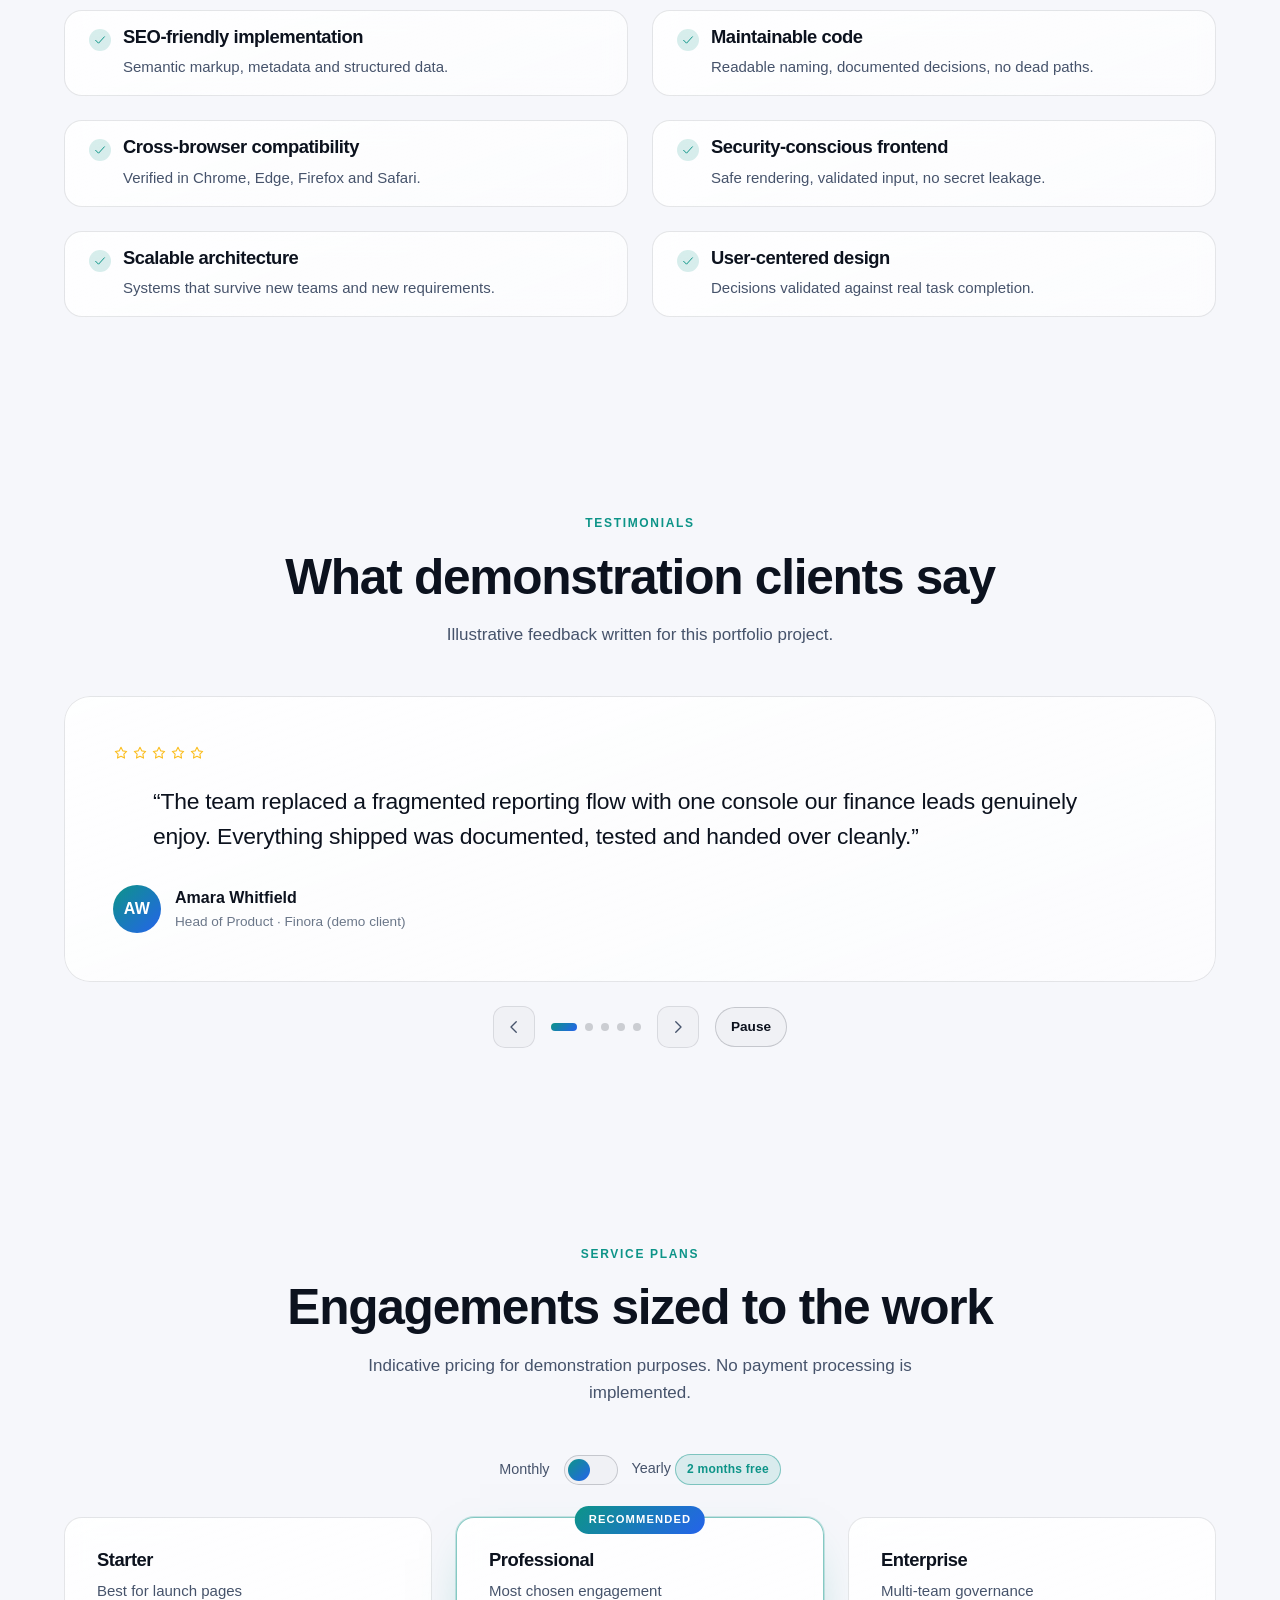
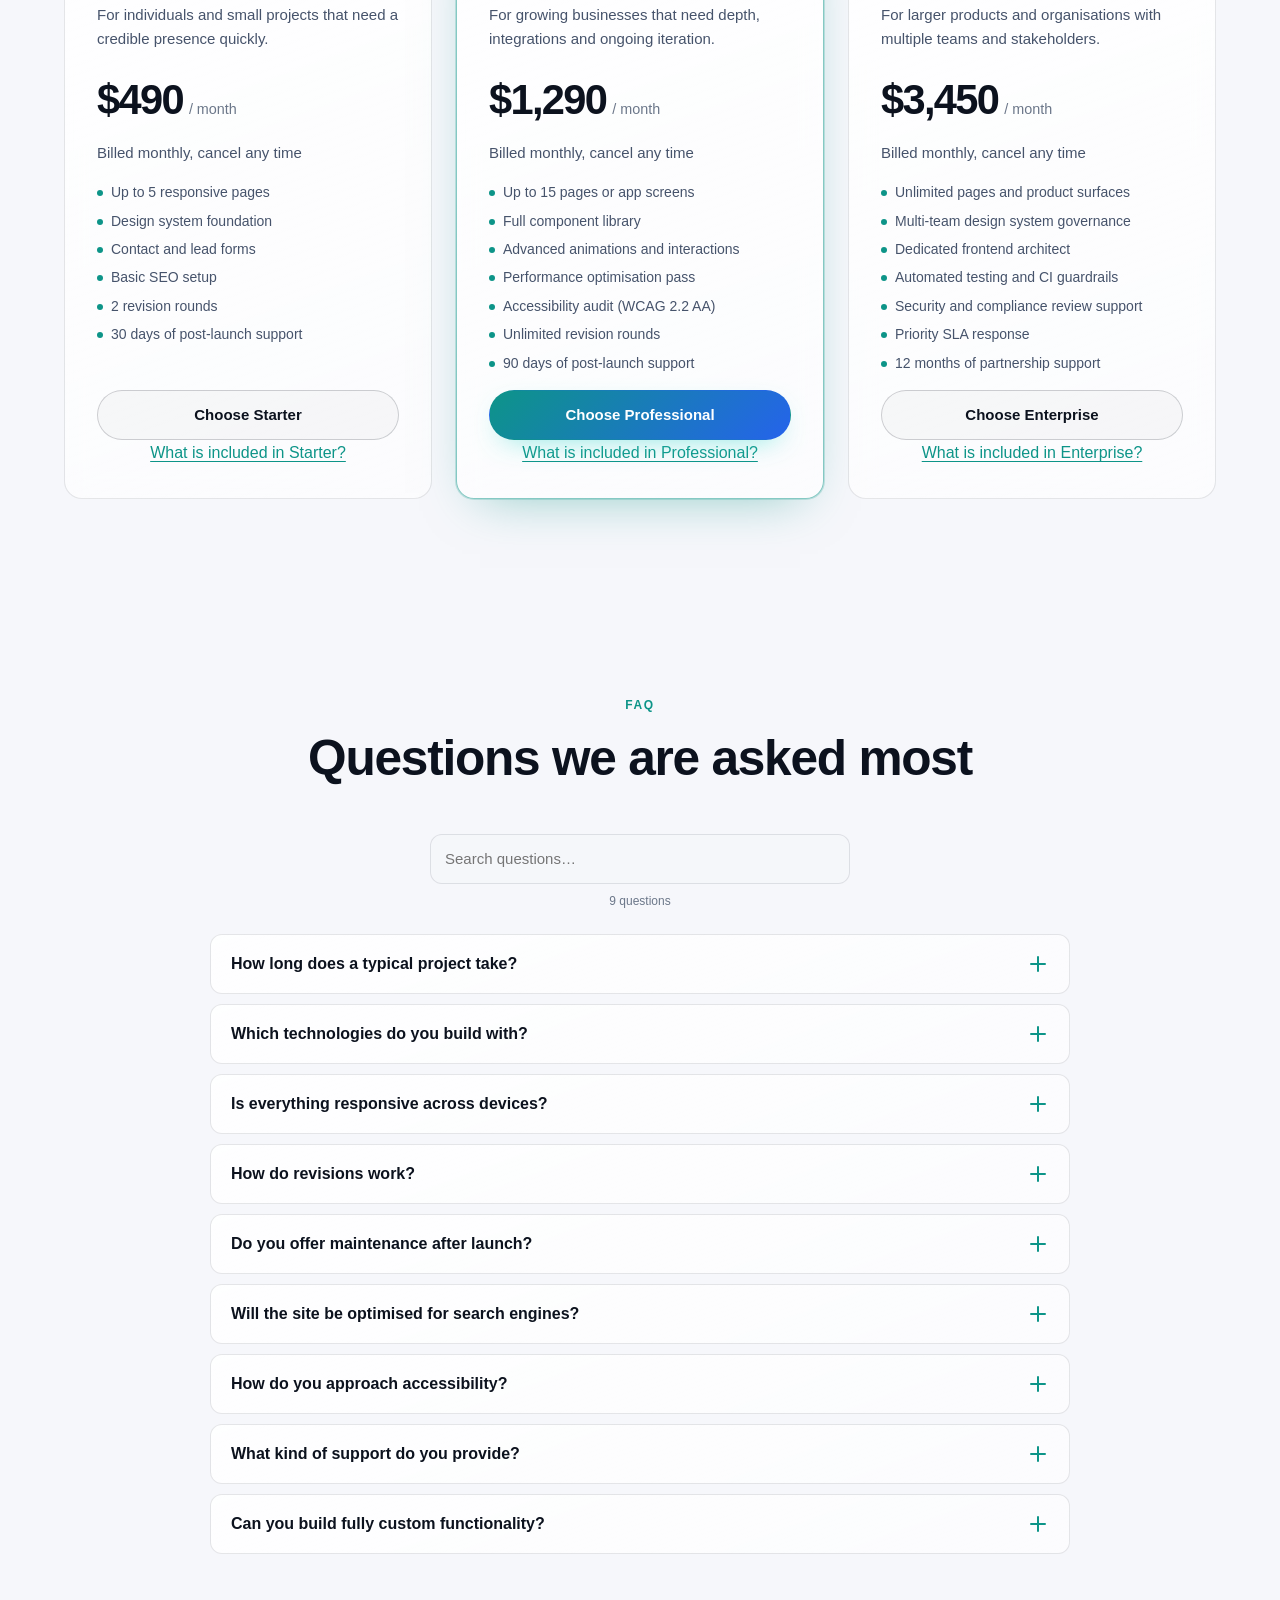
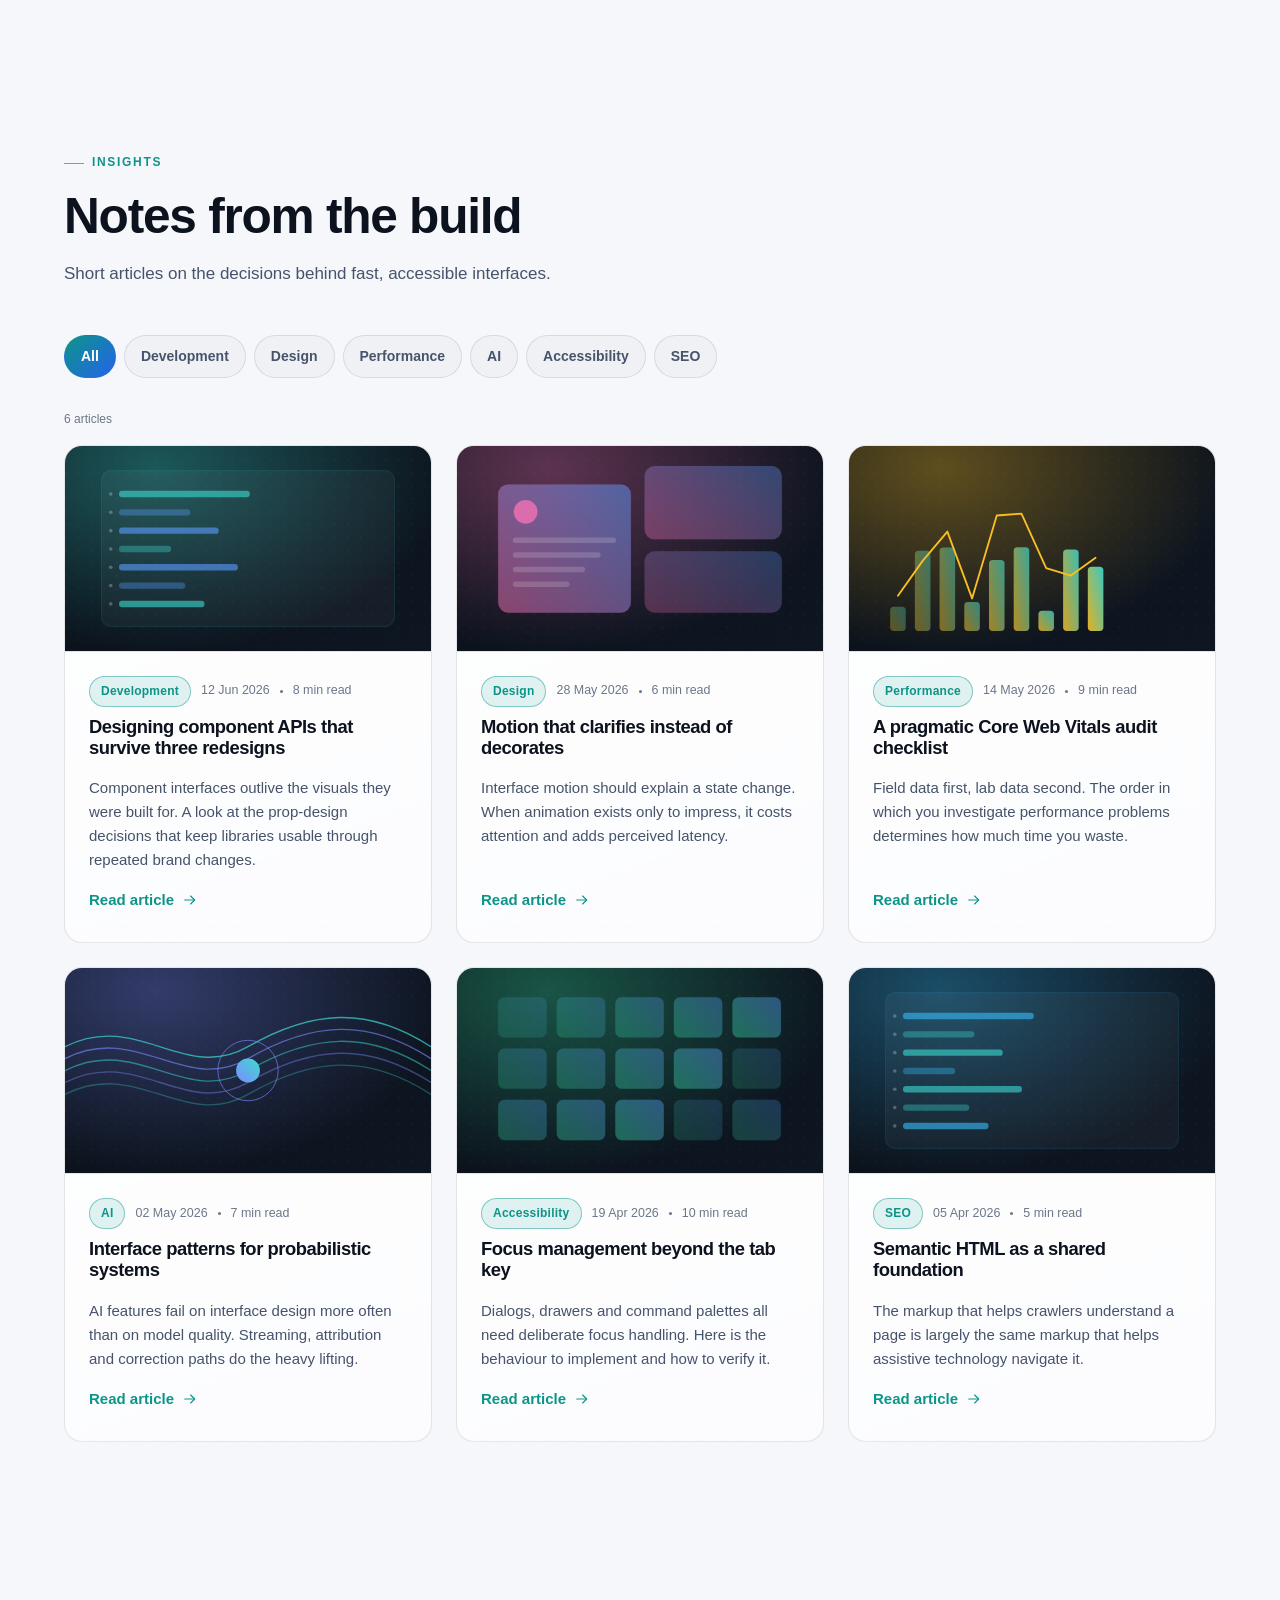
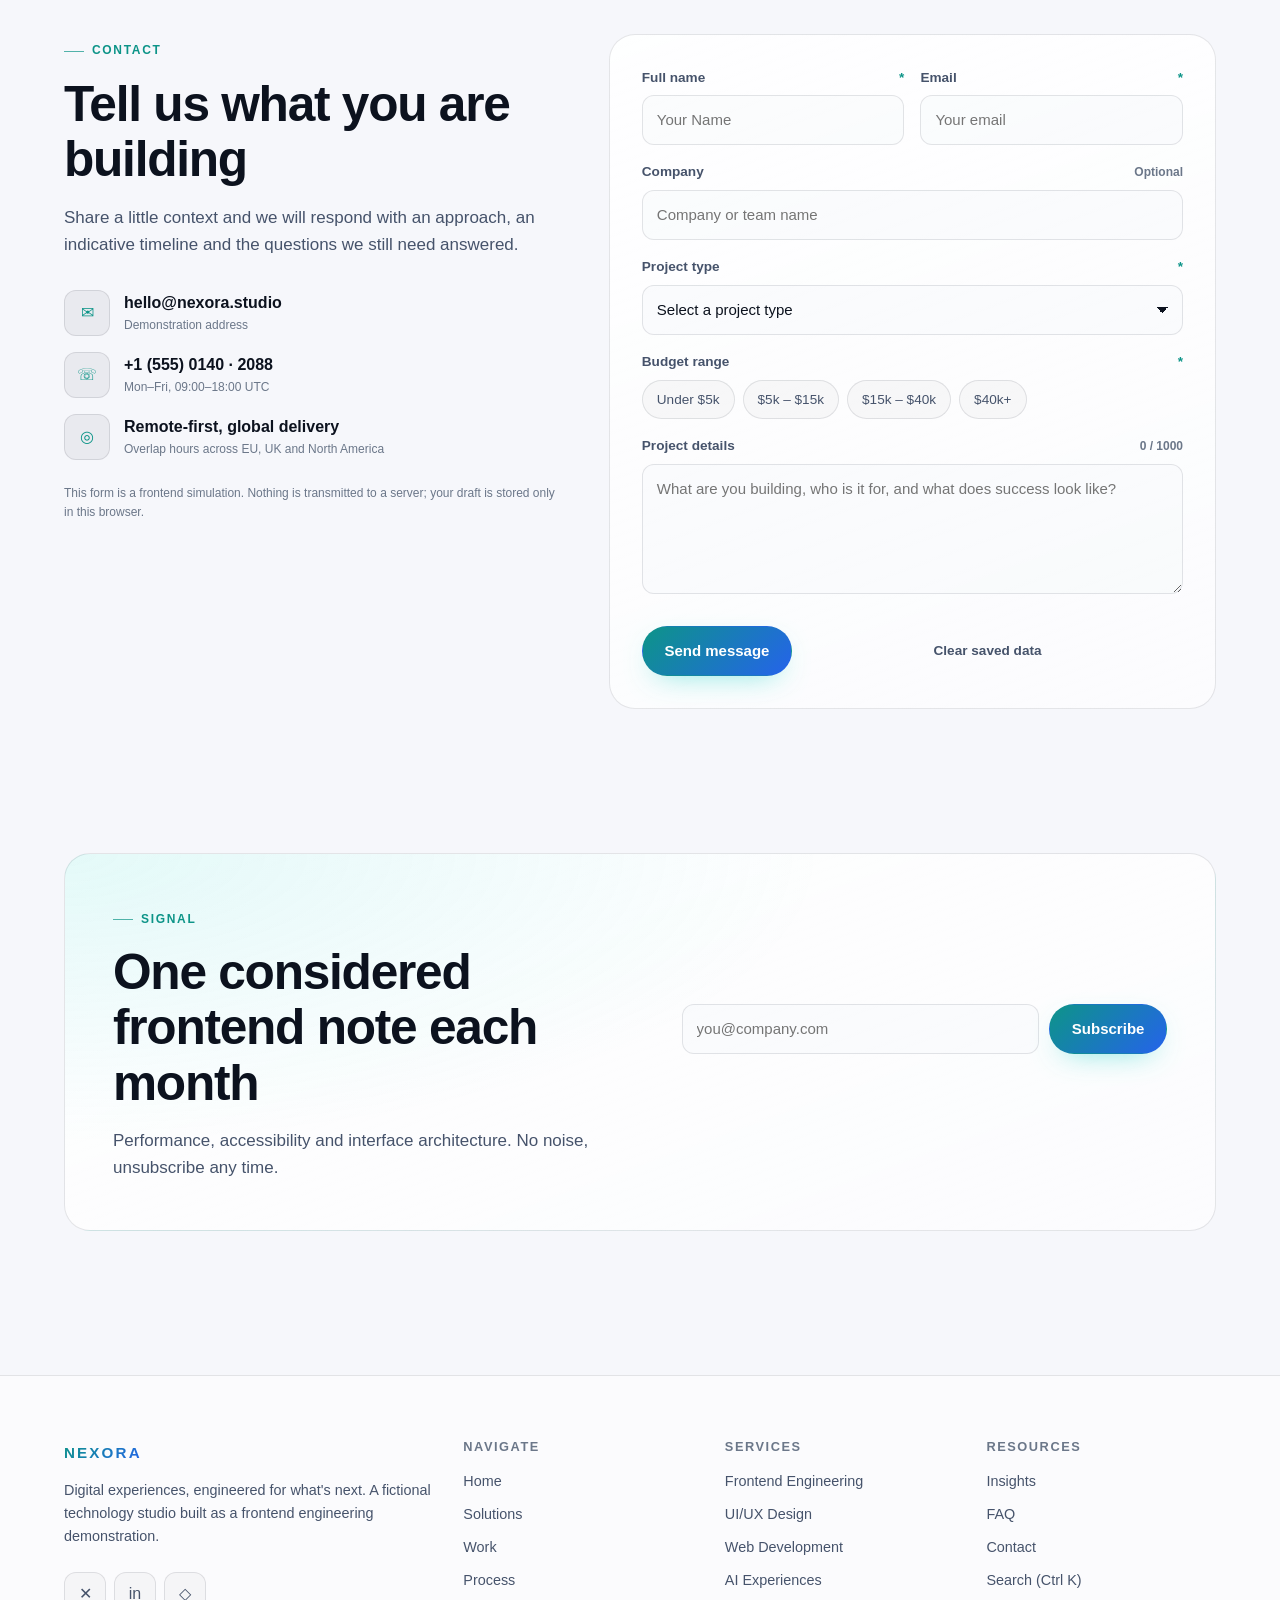
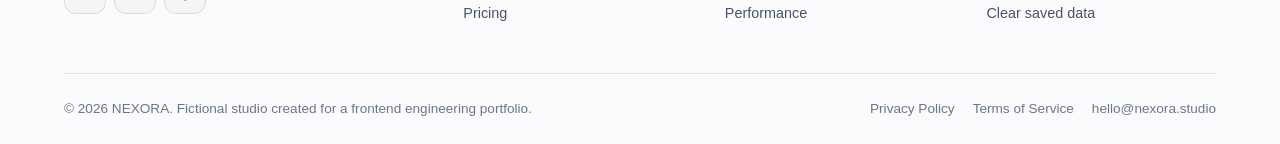
<file: Task 6 Frontend of the website/index.html>
<!DOCTYPE html>
<html lang="en" data-theme="dark">
<head>
<meta charset="utf-8">
<meta name="viewport" content="width=device-width, initial-scale=1">
<title>NEXORA — Digital experiences, engineered for what's next</title>
<meta name="description" content="NEXORA is a digital technology studio building high-performance frontend engineering, UI/UX design, AI-powered experiences and scalable web products.">
<meta name="theme-color" content="#05070c">
<meta property="og:type" content="website">
<meta property="og:title" content="NEXORA — Digital experiences, engineered for what's next">
<meta property="og:description" content="Frontend engineering, UI/UX design and AI-powered digital products built for performance and accessibility.">
<meta name="twitter:card" content="summary_large_image">
<link rel="icon" href="assets/images/favicon.svg" type="image/svg+xml">
<link rel="stylesheet" href="css/style.css">
<link rel="stylesheet" href="css/animations.css">
<link rel="stylesheet" href="css/responsive.css">
<link rel="stylesheet" href="css/app.css">
<script type="application/ld+json">
{"@context":"https://schema.org","@type":"Organization","name":"NEXORA","slogan":"Digital experiences, engineered for what's next.","description":"Fictional digital technology studio built as a frontend engineering demonstration.","email":"hello@nexora.studio"}
</script>
</head>
<body>

<!-- Branded loading experience -->
<div class="preloader" id="preloader" role="status" aria-live="polite">
  <div class="preloader__inner">
    <span class="preloader__word">NEXORA</span>
    <span class="preloader__bar"><i></i></span>
    <span class="preloader__hint">Preparing experience</span>
  </div>
</div>

<div class="scroll-progress" id="scrollProgress" aria-hidden="true"></div>
<a class="skip-link" href="#main">Skip to main content</a>

<div class="ambience" aria-hidden="true">
  <div class="ambience__grid"></div>
  <div class="ambience__orb ambience__orb--a"></div>
  <div class="ambience__orb ambience__orb--b"></div>
</div>

<!-- ============================ HEADER ============================ -->
<header class="header" id="header">
  <div class="container header__inner">
    <a class="brand" href="#hero" aria-label="NEXORA home">
      <svg class="brand__mark" viewBox="0 0 32 32" fill="none" aria-hidden="true">
        <defs><linearGradient id="bm" x1="0" y1="1" x2="1" y2="0"><stop offset="0" stop-color="#3ddad0"/><stop offset="1" stop-color="#5b9dff"/></linearGradient></defs>
        <rect x="1.5" y="1.5" width="29" height="29" rx="9" stroke="url(#bm)" stroke-width="1.6"/>
        <path d="M10 22V10l12 12V10" stroke="url(#bm)" stroke-width="2.4" stroke-linecap="round" stroke-linejoin="round"/>
      </svg>
      <span class="brand__text">NEXORA</span>
    </a>

    <nav class="nav" aria-label="Primary">
      <ul class="nav__list">
        <li><a class="nav__link" href="#hero" data-nav-link="hero">Home</a></li>
        <li><a class="nav__link" href="#solutions" data-nav-link="solutions">Solutions</a></li>
        <li><a class="nav__link" href="#services" data-nav-link="services">Services</a></li>
        <li><a class="nav__link" href="#work" data-nav-link="work">Work</a></li>
        <li><a class="nav__link" href="#process" data-nav-link="process">Process</a></li>
        <li><a class="nav__link" href="#insights" data-nav-link="insights">Insights</a></li>
        <li><a class="nav__link" href="#contact" data-nav-link="contact">Contact</a></li>
      </ul>
    </nav>

    <div class="header__actions">
      <button class="search-trigger" type="button" data-search-open aria-label="Open search (Control or Command plus K)">
        <span aria-hidden="true" style="display:flex"><svg width="16" height="16" viewBox="0 0 24 24" fill="none" stroke="currentColor" stroke-width="1.8" stroke-linecap="round"><circle cx="11" cy="11" r="7"/><path d="m20 20-3.2-3.2"/></svg></span>
        <span>Search…</span>
        <kbd>Ctrl K</kbd>
      </button>
      <button class="icon-btn tt" type="button" data-theme-toggle data-tooltip="Toggle theme" aria-pressed="false"></button>
      <button class="icon-btn tt" type="button" data-open-dashboard-global data-tooltip="Dashboard" aria-label="Open dashboard"><svg width="18" height="18" viewBox="0 0 24 24" fill="none" stroke="currentColor" stroke-width="1.8" stroke-linecap="round"><rect x="3" y="3" width="7" height="8" rx="1.5"/><rect x="14" y="3" width="7" height="5" rx="1.5"/><rect x="14" y="11" width="7" height="10" rx="1.5"/><rect x="3" y="14" width="7" height="7" rx="1.5"/></svg></button>
      <button class="btn btn--primary btn--sm" type="button" data-inquiry-open>Start a Project</button>
      <button class="icon-btn burger" id="burger" type="button" aria-expanded="false" aria-controls="drawer" aria-label="Open navigation menu">
        <span></span><span></span><span></span>
      </button>
    </div>
  </div>
</header>

<!-- Mobile drawer -->
<div class="drawer" id="drawer" aria-hidden="true">
  <div class="drawer__scrim" data-drawer-close></div>
  <div class="drawer__panel" role="dialog" aria-modal="true" aria-label="Navigation menu">
    <div class="drawer__head">
      <span class="brand"><span class="brand__text">NEXORA</span></span>
      <button class="icon-btn" type="button" data-drawer-close aria-label="Close navigation menu">
        <svg width="18" height="18" viewBox="0 0 24 24" fill="none" stroke="currentColor" stroke-width="1.8" stroke-linecap="round"><path d="M6 6l12 12M18 6 6 18"/></svg>
      </button>
    </div>
    <nav aria-label="Mobile">
      <ul class="drawer__list">
        <li><a href="#hero" data-nav-link="hero">Home</a></li>
        <li><a href="#solutions" data-nav-link="solutions">Solutions</a></li>
        <li><a href="#services" data-nav-link="services">Services</a></li>
        <li><a href="#work" data-nav-link="work">Work</a></li>
        <li><a href="#process" data-nav-link="process">Process</a></li>
        <li><a href="#pricing" data-nav-link="pricing">Pricing</a></li>
        <li><a href="#insights" data-nav-link="insights">Insights</a></li>
        <li><a href="#faq" data-nav-link="faq">FAQ</a></li>
        <li><a href="#contact" data-nav-link="contact">Contact</a></li>
        <li><a href="#/dashboard">Dashboard</a></li>
        <li><a href="#/saved">Saved articles</a></li>
        <li><a href="#/preferences">Preferences</a></li>
      </ul>
    </nav>
    <a class="btn btn--primary btn--block" href="#contact">Start a Project</a>
    <div class="drawer__foot">
      <button class="btn btn--ghost btn--sm" type="button" data-search-open>Search the site</button>
      <span>hello@nexora.studio</span>
    </div>
  </div>
</div>

<main id="main">

<!-- ============================ HERO ============================ -->
<section class="hero" id="hero" aria-labelledby="heroTitle">
  <div class="container hero__inner">
    <div>
      <span class="status-badge load-in"><span class="status-dot" aria-hidden="true"></span> Available for new projects</span>
      <h1 id="heroTitle" class="load-in" data-delay="1">Digital experiences, <span class="text-grad">engineered for what's next.</span></h1>
      <p class="hero__lead load-in" data-delay="2">NEXORA builds high-performance digital experiences and modern web products — frontend engineering, interface design and AI-powered workflows delivered as one considered system.</p>
      <div class="hero__cta load-in" data-delay="3">
        <a class="btn btn--primary" href="#contact">Start a Project</a>
        <a class="btn btn--ghost" href="#work">Explore Our Work</a>
        <a class="link-arrow" href="#process">See how we work <span aria-hidden="true">→</span></a>
      </div>
      <div class="hero__meta load-in" data-delay="4">
        <div><strong><span data-count="48" data-suffix="+">0</span></strong><span>Projects delivered</span></div>
        <div><strong><span data-count="97" data-suffix="%">0</span></strong><span>Client satisfaction</span></div>
        <div><strong><span data-count="12" data-suffix="+">0</span></strong><span>Digital products</span></div>
      </div>
    </div>

    <div class="hero__visual load-in" data-delay="2">
      <div class="hero-stage" id="heroStage">
        <div class="hero-stage__grid"></div>
        <div class="hero-stage__ring"></div>
        <div class="hero-stage__ring hero-stage__ring--2"></div>
        <div class="hero-stage__core"></div>
      </div>
      <div class="float-card float-card--a"><small>Lighthouse</small><strong>98 / 100</strong><span class="bar" data-bar="98"><i></i></span></div>
      <div class="float-card float-card--b"><small>LCP</small><strong>1.2s</strong><span class="bar" data-bar="86"><i></i></span></div>
      <div class="float-card float-card--c"><small>Accessibility</small><strong>WCAG 2.2 AA</strong><span class="bar" data-bar="100"><i></i></span></div>
    </div>
  </div>
</section>

<!-- ============================ TRUST ============================ -->
<section class="section section--tight trust" id="trust" aria-labelledby="trustTitle">
  <div class="container">
    <h2 class="trust__label" id="trustTitle">Demonstration partners &amp; capability focus</h2>
    <div class="trust__logos" data-reveal>
      <span class="trust__logo">◆ NOVA</span>
      <span class="trust__logo">▲ Vertex</span>
      <span class="trust__logo">◉ Orbit</span>
      <span class="trust__logo">✦ Lumina</span>
      <span class="trust__logo">⬢ Axiom</span>
    </div>
    <div class="marquee" tabindex="0" aria-label="Technology focus areas, scrolling. Hover or focus to pause.">
      <div class="marquee__track">
        <span class="pill">HTML5</span><span class="pill">CSS3</span><span class="pill">JavaScript</span><span class="pill">React</span><span class="pill">TypeScript</span><span class="pill">Git</span><span class="pill">GitHub</span><span class="pill">REST APIs</span><span class="pill">Responsive Design</span><span class="pill">Accessibility</span>
        <span class="pill" aria-hidden="true">HTML5</span><span class="pill" aria-hidden="true">CSS3</span><span class="pill" aria-hidden="true">JavaScript</span><span class="pill" aria-hidden="true">React</span><span class="pill" aria-hidden="true">TypeScript</span><span class="pill" aria-hidden="true">Git</span><span class="pill" aria-hidden="true">GitHub</span><span class="pill" aria-hidden="true">REST APIs</span><span class="pill" aria-hidden="true">Responsive Design</span><span class="pill" aria-hidden="true">Accessibility</span>
      </div>
    </div>
  </div>
</section>

<!-- ============================ ABOUT ============================ -->
<section class="section" id="about" aria-labelledby="aboutTitle">
  <div class="container about__inner">
    <div data-reveal="left">
      <span class="eyebrow">About NEXORA</span>
      <h2 class="section-title" id="aboutTitle">A studio built around the frontend as a product surface</h2>
      <blockquote class="about__quote">We believe the interface is where strategy either becomes real or quietly fails.</blockquote>
      <p class="section-sub">NEXORA is a digital technology studio specialising in frontend engineering, interface design and performance. We work as an embedded team: discovery, design systems, implementation and the measurement that proves it worked. Every engagement leaves behind documentation, a component system and a team able to maintain it.</p>
      <ul class="feature-list">
        <li>Design systems as the delivery unit, not one-off screens</li>
        <li>Accessibility and performance treated as build requirements</li>
        <li>Documented handover on every engagement</li>
      </ul>
    </div>
    <div class="stat-grid" id="statGrid" data-reveal="right"></div>
  </div>
</section>

<!-- ============================ SERVICES ============================ -->
<section class="section" id="services" aria-labelledby="servicesTitle">
  <div class="container">
    <div class="section-head section-head--center" data-reveal>
      <span class="eyebrow">Services</span>
      <h2 class="section-title" id="servicesTitle">Capabilities that ship together</h2>
      <p class="section-sub">Six disciplines that overlap by design, so strategy, interface and implementation never drift apart.</p>
    </div>
    <div class="grid grid-3" id="servicesGrid" data-stagger></div>
  </div>
</section>

<!-- ============================ SOLUTIONS ============================ -->
<section class="section" id="solutions" aria-labelledby="solutionsTitle">
  <div class="container">
    <div class="section-head" data-reveal>
      <span class="eyebrow">Solutions</span>
      <h2 class="section-title" id="solutionsTitle">Built for your product stage</h2>
      <p class="section-sub">Select a category to see how the engagement is shaped.</p>
    </div>
    <div class="tabs" id="solutionTabs" role="tablist" aria-label="Solution categories" data-reveal></div>
    <div id="solutionPanel" role="tabpanel" tabindex="0" data-reveal></div>
  </div>
</section>

<!-- ============================ WORK ============================ -->
<section class="section" id="work" aria-labelledby="workTitle">
  <div class="container">
    <div class="section-head" data-reveal>
      <span class="eyebrow">Featured work</span>
      <h2 class="section-title" id="workTitle">Case studies from demonstration projects</h2>
      <p class="section-sub">Fictional engagements created to demonstrate structure, depth and outcome reporting. Select any project for the full case study.</p>
    </div>
    <div class="tabs" id="workFilters" aria-label="Filter case studies by category" data-reveal></div>
    <p class="counter" id="workCount" role="status" aria-live="polite" style="margin-bottom:16px"></p>
    <div class="grid grid-3" id="workGrid"></div>
  </div>
</section>

<!-- ============================ STATISTICS ============================ -->
<section class="section section--tight" id="stats" aria-labelledby="statsTitle">
  <div class="container">
    <div class="section-head section-head--center" data-reveal>
      <span class="eyebrow">By the numbers</span>
      <h2 class="section-title" id="statsTitle">Measured, not claimed</h2>
    </div>
    <div class="grid grid-4" id="bigStats" data-stagger></div>
  </div>
</section>

<!-- ============================ PROCESS ============================ -->
<section class="section" id="process" aria-labelledby="processTitle">
  <div class="container">
    <div class="section-head" data-reveal>
      <span class="eyebrow">Process</span>
      <h2 class="section-title" id="processTitle">Six stages, no surprises</h2>
      <p class="section-sub">Select a stage to see what happens, who is involved and how long it takes.</p>
    </div>
    <div class="process">
      <div class="process__steps" id="processSteps" role="tablist" aria-label="Development process stages" data-reveal="left"></div>
      <div class="process__detail" id="processDetail" role="tabpanel" tabindex="0" data-reveal="right"></div>
    </div>
  </div>
</section>

<!-- ============================ TECH ============================ -->
<section class="section" id="tech" aria-labelledby="techTitle">
  <div class="container">
    <div class="section-head section-head--center" data-reveal>
      <span class="eyebrow">Technology</span>
      <h2 class="section-title" id="techTitle">The stack behind the work</h2>
      <p class="section-sub">Chosen for longevity and maintainability rather than novelty.</p>
    </div>
    <div class="grid grid-3" id="techGrid" data-stagger></div>
  </div>
</section>

<!-- ============================ WHY ============================ -->
<section class="section" id="why" aria-labelledby="whyTitle">
  <div class="container">
    <div class="section-head" data-reveal>
      <span class="eyebrow">Why NEXORA</span>
      <h2 class="section-title" id="whyTitle">Ten commitments we build against</h2>
    </div>
    <div class="grid grid-2" id="valueGrid" data-stagger></div>
  </div>
</section>

<!-- ============================ TESTIMONIALS ============================ -->
<section class="section" id="testimonials" aria-labelledby="testimonialsTitle">
  <div class="container">
    <div class="section-head section-head--center" data-reveal>
      <span class="eyebrow">Testimonials</span>
      <h2 class="section-title" id="testimonialsTitle">What demonstration clients say</h2>
      <p class="section-sub">Illustrative feedback written for this portfolio project.</p>
    </div>
    <div class="carousel" id="testimonialCarousel" role="region" aria-roledescription="carousel" aria-label="Client testimonials" tabindex="0" data-reveal="scale">
      <div class="carousel__viewport"><div class="carousel__track" id="carouselTrack" aria-live="polite"></div></div>
      <div class="carousel__controls">
        <button class="icon-btn" id="carouselPrev" type="button" aria-label="Previous testimonial">
          <svg width="18" height="18" viewBox="0 0 24 24" fill="none" stroke="currentColor" stroke-width="1.8" stroke-linecap="round" stroke-linejoin="round"><path d="M15 5l-7 7 7 7"/></svg>
        </button>
        <div class="dots" id="carouselDots"></div>
        <button class="icon-btn" id="carouselNext" type="button" aria-label="Next testimonial">
          <svg width="18" height="18" viewBox="0 0 24 24" fill="none" stroke="currentColor" stroke-width="1.8" stroke-linecap="round" stroke-linejoin="round"><path d="M9 5l7 7-7 7"/></svg>
        </button>
        <button class="btn btn--ghost btn--sm" id="carouselPlay" type="button" aria-pressed="true">Pause</button>
      </div>
    </div>
  </div>
</section>

<!-- ============================ PRICING ============================ -->
<section class="section" id="pricing" aria-labelledby="pricingTitle">
  <div class="container">
    <div class="section-head section-head--center" data-reveal>
      <span class="eyebrow">Service plans</span>
      <h2 class="section-title" id="pricingTitle">Engagements sized to the work</h2>
      <p class="section-sub">Indicative pricing for demonstration purposes. No payment processing is implemented.</p>
    </div>
    <div class="toggle-wrap" data-reveal>
      <span id="billMonthly">Monthly</span>
      <button class="switch" id="billingToggle" type="button" role="switch" aria-checked="false" aria-labelledby="billMonthly billYearly"><span class="sr-only">Toggle yearly billing</span></button>
      <span id="billYearly">Yearly <span class="pill pill--accent">2 months free</span></span>
    </div>
    <div class="grid grid-3" id="pricingGrid" data-stagger></div>
  </div>
</section>

<!-- ============================ FAQ ============================ -->
<section class="section" id="faq" aria-labelledby="faqTitle">
  <div class="container">
    <div class="section-head section-head--center" data-reveal>
      <span class="eyebrow">FAQ</span>
      <h2 class="section-title" id="faqTitle">Questions we are asked most</h2>
    </div>
    <div class="faq-tools">
      <label class="sr-only" for="faqSearch">Search questions</label>
      <input class="input" id="faqSearch" type="search" placeholder="Search questions…" autocomplete="off">
      <p class="counter" id="faqCount" role="status" aria-live="polite"></p>
    </div>
    <div class="accordion" id="faqAccordion" data-reveal></div>
  </div>
</section>

<!-- ============================ INSIGHTS ============================ -->
<section class="section" id="insights" aria-labelledby="insightsTitle">
  <div class="container">
    <div class="section-head" data-reveal>
      <span class="eyebrow">Insights</span>
      <h2 class="section-title" id="insightsTitle">Notes from the build</h2>
      <p class="section-sub">Short articles on the decisions behind fast, accessible interfaces.</p>
    </div>
    <div class="tabs" id="insightFilters" aria-label="Filter articles by category" data-reveal></div>
    <p class="counter" id="insightCount" role="status" aria-live="polite" style="margin-bottom:16px"></p>
    <div class="grid grid-3" id="insightsGrid"></div>
  </div>
</section>

<!-- ============================ CONTACT ============================ -->
<section class="section" id="contact" aria-labelledby="contactTitle">
  <div class="container contact__inner">
    <div data-reveal="left">
      <span class="eyebrow">Contact</span>
      <h2 class="section-title" id="contactTitle">Tell us what you are building</h2>
      <p class="section-sub">Share a little context and we will respond with an approach, an indicative timeline and the questions we still need answered.</p>
      <div class="contact-info" style="margin-top:32px">
        <div class="contact-info__item"><span class="card__icon" style="margin:0">✉</span><div><strong>hello@nexora.studio</strong><p class="counter">Demonstration address</p></div></div>
        <div class="contact-info__item"><span class="card__icon" style="margin:0">☏</span><div><strong>+1 (555) 0140 · 2088</strong><p class="counter">Mon–Fri, 09:00–18:00 UTC</p></div></div>
        <div class="contact-info__item"><span class="card__icon" style="margin:0">◎</span><div><strong>Remote-first, global delivery</strong><p class="counter">Overlap hours across EU, UK and North America</p></div></div>
      </div>
      <p class="counter" style="margin-top:24px">This form is a frontend simulation. Nothing is transmitted to a server; your draft is stored only in this browser.</p>
    </div>

    <form class="form" id="contactForm" novalidate data-reveal="right">
      <div class="form-body">
        <div class="grid grid-2" style="gap:0 var(--s-4)">
          <div class="field">
            <label class="field__label" for="fullName">Full name <span class="req" aria-hidden="true">*</span></label>
            <input class="input" id="fullName" name="name" type="text" autocomplete="name" required aria-required="true" placeholder="Your Name">
            <p class="error-msg" id="err-name"><span aria-hidden="true">!</span><span></span></p>
          </div>
          <div class="field">
            <label class="field__label" for="email">Email <span class="req" aria-hidden="true">*</span></label>
            <input class="input" id="email" name="email" type="email" autocomplete="email" required aria-required="true" placeholder="Your email">
            <p class="error-msg" id="err-email"></p>
          </div>
        </div>

        <div class="field">
          <label class="field__label" for="company">Company <span class="counter">Optional</span></label>
          <input class="input" id="company" name="company" type="text" autocomplete="organization" placeholder="Company or team name">
          <p class="error-msg" id="err-company"></p>
        </div>

        <div class="field">
          <label class="field__label" for="projectType">Project type <span class="req" aria-hidden="true">*</span></label>
          <select class="select" id="projectType" name="projectType" required aria-required="true">
            <option value="">Select a project type</option>
            <option>Marketing website</option>
            <option>Web application</option>
            <option>SaaS platform</option>
            <option>E-commerce experience</option>
            <option>AI-powered product</option>
            <option>Design system</option>
            <option>Performance audit</option>
          </select>
          <p class="error-msg" id="err-projectType"></p>
        </div>

        <div class="field">
          <span class="field__label" id="budgetLabel">Budget range <span class="req" aria-hidden="true">*</span></span>
          <div class="chip-group" role="group" aria-labelledby="budgetLabel">
            <button class="chip" type="button" data-budget="Under $5k" aria-pressed="false">Under $5k</button>
            <button class="chip" type="button" data-budget="$5k – $15k" aria-pressed="false">$5k – $15k</button>
            <button class="chip" type="button" data-budget="$15k – $40k" aria-pressed="false">$15k – $40k</button>
            <button class="chip" type="button" data-budget="$40k+" aria-pressed="false">$40k+</button>
          </div>
          <input type="hidden" id="budget" name="budget">
          <p class="error-msg" id="err-budget"></p>
          <p class="counter" id="planNote" style="margin-top:8px"></p>
        </div>

        <div class="field">
          <label class="field__label" for="message">Project details <span class="counter" id="messageCounter">0 / 1000</span></label>
          <textarea class="textarea" id="message" name="message" required aria-required="true" placeholder="What are you building, who is it for, and what does success look like?"></textarea>
          <p class="error-msg" id="err-message"></p>
        </div>

        <div class="form-foot">
          <button class="btn btn--primary" id="contactSubmit" type="submit"><span class="btn__spinner" aria-hidden="true"></span>Send message</button>
          <button class="btn btn--quiet btn--sm" id="clearDraft" type="button">Clear saved data</button>
          <span class="counter" id="draftNote" aria-live="polite"></span>
        </div>
      </div>

      <div class="form-success">
        <div class="success-ring" aria-hidden="true">
          <svg width="26" height="26" viewBox="0 0 24 24" fill="none" stroke="currentColor" stroke-width="2" stroke-linecap="round" stroke-linejoin="round"><path d="m4.5 12.5 5 5 10-11"/></svg>
        </div>
        <h3 id="successHeading" tabindex="-1">Message received</h3>
        <p class="section-sub" style="margin-inline:auto">Our team will review your request and get back to you shortly. This is a frontend simulation — no data was transmitted.</p>
        <p class="sr-only" id="contactLive" role="status" aria-live="polite"></p>
        <button class="btn btn--ghost" id="sendAnother" type="button" style="margin-top:20px">Send another message</button>
      </div>
    </form>
  </div>
</section>

<!-- ============================ NEWSLETTER ============================ -->
<section class="section section--tight" id="newsletter" aria-labelledby="newsletterTitle">
  <div class="container">
    <div class="newsletter" data-reveal="scale">
      <div>
        <span class="eyebrow">Signal</span>
        <h2 class="section-title" id="newsletterTitle" style="font-size:clamp(1.6rem,1.2rem+1.4vw,2.2rem)">One considered frontend note each month</h2>
        <p class="section-sub">Performance, accessibility and interface architecture. No noise, unsubscribe any time.</p>
      </div>
      <div>
        <form class="newsletter__form" data-newsletter novalidate>
          <label class="sr-only" for="newsletterEmail">Email address</label>
          <input class="input" id="newsletterEmail" type="email" placeholder="you@company.com" autocomplete="email">
          <button class="btn btn--primary" type="submit"><span class="btn__spinner" aria-hidden="true"></span>Subscribe</button>
        </form>
        <p class="form-note" role="status" aria-live="polite"></p>
      </div>
    </div>
  </div>
</section>

</main>

<!-- ============================ FOOTER ============================ -->
<footer class="footer">
  <div class="container">
    <div class="footer__grid">
      <div>
        <a class="brand" href="#hero"><span class="brand__text">NEXORA</span></a>
        <p class="section-sub" style="font-size:0.9rem;margin-top:14px">Digital experiences, engineered for what's next. A fictional technology studio built as a frontend engineering demonstration.</p>
        <div class="socials">
          <a class="icon-btn tt" href="#hero" data-tooltip="X (demo link)" aria-label="NEXORA on X (demonstration link)">✕</a>
          <a class="icon-btn tt" href="#hero" data-tooltip="LinkedIn (demo link)" aria-label="NEXORA on LinkedIn (demonstration link)">in</a>
          <a class="icon-btn tt" href="#hero" data-tooltip="GitHub (demo link)" aria-label="NEXORA on GitHub (demonstration link)">◇</a>
        </div>
      </div>
      <div>
        <h4>Navigate</h4>
        <div class="footer__links">
          <a href="#hero">Home</a><a href="#solutions">Solutions</a><a href="#work">Work</a><a href="#process">Process</a><a href="#pricing">Pricing</a>
        </div>
      </div>
      <div>
        <h4>Services</h4>
        <div class="footer__links">
          <a href="#services">Frontend Engineering</a><a href="#services">UI/UX Design</a><a href="#services">Web Development</a><a href="#services">AI Experiences</a><a href="#services">Performance</a>
        </div>
      </div>
      <div>
        <h4>Resources</h4>
        <div class="footer__links">
          <a href="#insights">Insights</a><a href="#faq">FAQ</a><a href="#contact">Contact</a>
          <button type="button" data-search-open>Search (Ctrl K)</button>
          <button type="button" id="clearAllData">Clear saved data</button>
        </div>
      </div>
    </div>
    <div class="footer__bottom">
      <span>© <span id="year">2026</span> NEXORA. Fictional studio created for a frontend engineering portfolio.</span>
      <span style="display:flex;gap:18px;flex-wrap:wrap"><a href="#faq">Privacy Policy</a><a href="#faq">Terms of Service</a><a href="#contact">hello@nexora.studio</a></span>
    </div>
  </div>
</footer>

<!-- ============================ OVERLAYS ============================ -->
<button class="to-top" id="toTop" type="button" aria-label="Back to top">
  <svg width="18" height="18" viewBox="0 0 24 24" fill="none" stroke="currentColor" stroke-width="1.8" stroke-linecap="round" stroke-linejoin="round"><path d="M12 20V5"/><path d="m6 11 6-6 6 6"/></svg>
</button>

<div class="modal" id="modal" role="dialog" aria-modal="true" aria-hidden="true">
  <div class="modal__scrim" data-modal-close></div>
  <div class="modal__dialog"><div id="modalContent"></div></div>
</div>

<div class="search" id="search" role="dialog" aria-modal="true" aria-label="Site search" aria-hidden="true">
  <div class="search__scrim" data-search-close></div>
  <div class="search__panel">
    <div class="search__bar">
      <svg width="18" height="18" viewBox="0 0 24 24" fill="none" stroke="currentColor" stroke-width="1.8" stroke-linecap="round" aria-hidden="true"><circle cx="11" cy="11" r="7"/><path d="m20 20-3.2-3.2"/></svg>
      <label class="sr-only" for="searchInput">Search services, work, insights and FAQs</label>
      <input class="search__input" id="searchInput" type="search" placeholder="Search services, work, insights, FAQs…" autocomplete="off">
      <button class="icon-btn" type="button" data-search-close aria-label="Close search">esc</button>
    </div>
    <p class="search__count" id="searchCount" role="status" aria-live="polite"></p>
    <div class="search__results" id="searchResults"></div>
    <div class="search__foot"><span>↑ ↓ to navigate</span><span>Enter to open</span><span>Esc to close</span></div>
  </div>
</div>

<div class="toasts" id="toasts" aria-live="polite" aria-atomic="false"></div>

<script src="js/icons.js"></script>
<script src="js/data.js"></script>
<script src="js/data-extra.js"></script>
<script src="js/store.js"></script>
<script src="js/overlay.js"></script>
<script src="js/components.js"></script>
<script src="js/theme.js"></script>
<script src="js/navigation.js"></script>
<script src="js/animations.js"></script>
<script src="js/filters.js"></script>
<script src="js/forms.js"></script>
<script src="js/search.js"></script>
<script src="js/pricing.js"></script>
<script src="js/checkout.js"></script>
<script src="js/dashboard.js"></script>
<script src="js/prefs.js"></script>
<script src="js/inquiry.js"></script>
<script src="js/router.js"></script>
<script src="js/main.js"></script>
</body>
</html>
</file>
<file: Task 3 Drag and Drop File Uploader/css/style.css>
/* ==========================================================================
   VaultDrop — design system + layout
   Pure CSS3, no frameworks. Tokens drive both light and dark themes.
   ========================================================================== */

:root {
  --primary: #2f6df6;
  --primary-hover: #2258d4;
  --primary-soft: rgba(47, 109, 246, 0.10);
  --bg: #f6f7f9;
  --surface: #ffffff;
  --surface-elev: #ffffff;
  --surface-muted: #f1f3f7;
  --text: #10151f;
  --text-muted: #5d6779;
  --border: #e2e6ee;
  --border-strong: #cdd4e0;
  --success: #17865a;
  --warning: #a76a05;
  --error: #c0392f;
  --info: #2f6df6;
  --shadow-sm: 0 1px 2px rgba(16, 21, 31, .06);
  --shadow-md: 0 8px 24px rgba(16, 21, 31, .08);
  --shadow-lg: 0 24px 60px rgba(16, 21, 31, .22);
  --radius: 14px;
  --radius-sm: 9px;
  --font: "Segoe UI", system-ui, -apple-system, "Helvetica Neue", Arial, sans-serif;
  --speed: .18s;
}

[data-theme="dark"] {
  --primary: #6a9bff;
  --primary-hover: #85adff;
  --primary-soft: rgba(106, 155, 255, 0.14);
  --bg: #0d1017;
  --surface: #141924;
  --surface-elev: #1a2130;
  --surface-muted: #1b2231;
  --text: #e9edf6;
  --text-muted: #98a3b8;
  --border: #242c3c;
  --border-strong: #33405a;
  --success: #48c294;
  --warning: #e0a951;
  --error: #f2776c;
  --info: #6a9bff;
  --shadow-sm: 0 1px 2px rgba(0, 0, 0, .4);
  --shadow-md: 0 10px 28px rgba(0, 0, 0, .45);
  --shadow-lg: 0 26px 70px rgba(0, 0, 0, .6);
}

* { box-sizing: border-box; }

html, body { max-width: 100%; overflow-x: hidden; }

body {
  margin: 0;
  font-family: var(--font);
  background: var(--bg);
  color: var(--text);
  font-size: 15px;
  line-height: 1.5;
  -webkit-font-smoothing: antialiased;
  transition: background var(--speed) ease, color var(--speed) ease;
}

h1, h2, h3 { margin: 0; font-weight: 650; letter-spacing: -0.01em; }
h1 { font-size: 1.35rem; }
h2 { font-size: 1.05rem; }
h3 { font-size: 1rem; }
p { margin: 0; }

.muted { color: var(--text-muted); }
.small { font-size: .82rem; }

.shell { width: min(1240px, 100%); margin: 0 auto; padding: 0 20px; }

.visually-hidden {
  position: absolute !important; width: 1px; height: 1px;
  padding: 0; margin: -1px; overflow: hidden; clip: rect(0 0 0 0); white-space: nowrap; border: 0;
}

.skip-link {
  position: absolute; left: 12px; top: -60px; z-index: 60;
  background: var(--primary); color: #fff; padding: 10px 14px; border-radius: 8px; text-decoration: none;
}
.skip-link:focus { top: 12px; }

:where(button, a, input, select, [tabindex]):focus-visible {
  outline: 2px solid var(--primary);
  outline-offset: 2px;
  border-radius: 8px;
}

/* ------------------------------ Header ---------------------------------- */
.app-header {
  position: sticky; top: 0; z-index: 30;
  background: color-mix(in srgb, var(--surface) 88%, transparent);
  backdrop-filter: blur(10px);
  border-bottom: 1px solid var(--border);
}
.header-inner {
  display: flex; align-items: center; justify-content: space-between;
  gap: 16px; padding-top: 12px; padding-bottom: 12px; flex-wrap: wrap;
}
.brand { display: flex; align-items: center; gap: 12px; min-width: 0; }
.brand-mark {
  display: grid; place-items: center; width: 40px; height: 40px; flex: none;
  border-radius: 12px; color: #fff; background: var(--primary); box-shadow: var(--shadow-sm);
}
.brand-text { display: flex; flex-direction: column; min-width: 0; }
.brand-text strong { font-size: 1.08rem; letter-spacing: -.02em; }
.brand-text small { color: var(--text-muted); font-size: .78rem; }

.header-actions { display: flex; align-items: center; gap: 12px; }

.storage-chip {
  min-width: 210px; padding: 8px 12px; border: 1px solid var(--border);
  border-radius: 12px; background: var(--surface-muted);
}
.storage-chip-top { display: flex; justify-content: space-between; gap: 10px; font-size: .76rem; }
.storage-chip .label { color: var(--text-muted); }
.storage-chip .value { font-variant-numeric: tabular-nums; }
.meter { height: 6px; margin-top: 6px; border-radius: 99px; background: var(--border); overflow: hidden; }
.meter-fill { display: block; height: 100%; width: 0; background: var(--primary); border-radius: 99px; transition: width .3s ease, background .3s ease; }
.meter-fill.warn { background: var(--warning); }
.meter-fill.crit { background: var(--error); }

.icon-btn {
  display: grid; place-items: center; width: 44px; height: 44px; flex: none;
  border-radius: 12px; border: 1px solid var(--border); background: var(--surface);
  color: var(--text); cursor: pointer; transition: background var(--speed), border-color var(--speed);
}
.icon-btn:hover { background: var(--surface-muted); border-color: var(--border-strong); }
.icon-moon { display: none; }
[data-theme="dark"] .icon-sun { display: none; }
[data-theme="dark"] .icon-moon { display: block; }

/* ------------------------------ Panels ---------------------------------- */
main.shell { padding-top: 24px; padding-bottom: 56px; display: grid; gap: 20px; }

.panel {
  background: var(--surface); border: 1px solid var(--border);
  border-radius: var(--radius); box-shadow: var(--shadow-sm); padding: 22px;
}
.panel-head { display: flex; align-items: center; justify-content: space-between; gap: 14px; margin-bottom: 16px; flex-wrap: wrap; }

/* ------------------------------ Buttons --------------------------------- */
.btn {
  display: inline-flex; align-items: center; justify-content: center; gap: 8px;
  min-height: 44px; padding: 0 18px; border-radius: 10px; border: 1px solid transparent;
  font: inherit; font-weight: 600; font-size: .9rem; cursor: pointer;
  transition: background var(--speed), color var(--speed), border-color var(--speed), transform var(--speed);
}
.btn:active { transform: translateY(1px); }
.btn-primary { background: var(--primary); color: #fff; }
.btn-primary:hover { background: var(--primary-hover); }
.btn-ghost { background: var(--surface); color: var(--text); border-color: var(--border); }
.btn-ghost:hover { background: var(--surface-muted); border-color: var(--border-strong); }
.btn-danger-ghost { background: transparent; color: var(--error); border-color: color-mix(in srgb, var(--error) 40%, transparent); }
.btn-danger-ghost:hover { background: color-mix(in srgb, var(--error) 12%, transparent); }
.btn-sm { min-height: 38px; padding: 0 12px; font-size: .82rem; }

/* ----------------------------- Dropzone --------------------------------- */
.dropzone {
  position: relative; display: grid; justify-items: center; gap: 10px; text-align: center;
  padding: 44px 20px; border: 2px dashed var(--border-strong); border-radius: var(--radius);
  background: var(--surface-muted); cursor: pointer;
  transition: border-color var(--speed) ease, background var(--speed) ease;
}
.dropzone:hover { border-color: var(--primary); }
.dz-icon {
  display: grid; place-items: center; width: 60px; height: 60px; border-radius: 18px;
  background: var(--primary-soft); color: var(--primary);
  transition: transform var(--speed) ease;
}
.dz-title { font-size: 1.05rem; }
.dz-sub { color: var(--text-muted); font-size: .87rem; }
.dropzone.is-dragging { border-color: var(--primary); background: var(--primary-soft); }
.dropzone.is-dragging .dz-icon { transform: translateY(-4px) scale(1.06); }
.dropzone.is-success { border-color: var(--success); background: color-mix(in srgb, var(--success) 12%, transparent); }

/* ----------------------------- Errors ----------------------------------- */
.error-list { list-style: none; margin: 14px 0 0; padding: 0; display: grid; gap: 8px; }
.error-list li {
  display: flex; align-items: flex-start; gap: 10px; padding: 10px 12px; font-size: .86rem;
  border-radius: var(--radius-sm); border: 1px solid color-mix(in srgb, var(--error) 35%, transparent);
  background: color-mix(in srgb, var(--error) 10%, transparent); color: var(--error);
}
.error-list li b { color: inherit; }

/* ------------------------------ Stats ----------------------------------- */
.stats { margin-top: 18px; display: grid; gap: 12px; grid-template-columns: repeat(4, minmax(0, 1fr)); }
.stat { padding: 14px; border: 1px solid var(--border); border-radius: var(--radius-sm); background: var(--surface-muted); }
.stat-label { display: block; font-size: .76rem; color: var(--text-muted); text-transform: uppercase; letter-spacing: .06em; }
.stat-value { display: block; margin-top: 4px; font-size: 1.25rem; font-weight: 650; font-variant-numeric: tabular-nums; }

/* ------------------------------ Queue ----------------------------------- */
.queue { list-style: none; margin: 0; padding: 0; display: grid; gap: 10px; }
.queue-item {
  display: grid; grid-template-columns: 48px 1fr auto; gap: 12px; align-items: center;
  padding: 10px 12px; border: 1px solid var(--border); border-radius: var(--radius-sm); background: var(--surface-muted);
}
.queue-thumb { width: 48px; height: 48px; border-radius: 8px; object-fit: cover; background: var(--border); }
.queue-name { font-weight: 600; font-size: .88rem; word-break: break-all; }
.queue-sub { display: flex; gap: 8px; align-items: center; font-size: .76rem; color: var(--text-muted); }
.progress { height: 6px; margin-top: 6px; border-radius: 99px; background: var(--border); overflow: hidden; }
.progress span { display: block; height: 100%; width: 0; background: var(--primary); transition: width .25s linear; }
.queue-item[data-state="failed"] .progress span { background: var(--error); }
.queue-item[data-state="completed"] .progress span { background: var(--success); }

.badge {
  display: inline-flex; align-items: center; gap: 5px; padding: 2px 8px; border-radius: 99px;
  font-size: .72rem; font-weight: 600; border: 1px solid var(--border-strong); color: var(--text-muted);
  background: var(--surface);
}
.badge::before { content: ""; width: 6px; height: 6px; border-radius: 50%; background: currentColor; }
.badge.completed { color: var(--success); border-color: color-mix(in srgb, var(--success) 40%, transparent); }
.badge.failed { color: var(--error); border-color: color-mix(in srgb, var(--error) 40%, transparent); }
.badge.uploading, .badge.processing, .badge.preparing { color: var(--info); border-color: color-mix(in srgb, var(--info) 40%, transparent); }

/* ----------------------------- Toolbar ---------------------------------- */
.toolbar { display: flex; gap: 10px; flex-wrap: wrap; margin-bottom: 18px; }
.field { position: relative; display: flex; align-items: center; }
.field.grow { flex: 1 1 220px; }
.field-icon { position: absolute; left: 12px; color: var(--text-muted); display: grid; place-items: center; }
.field input, .field select {
  width: 100%; min-height: 44px; padding: 0 14px; font: inherit; font-size: .88rem;
  color: var(--text); background: var(--surface); border: 1px solid var(--border); border-radius: 10px;
}
.field input[type="search"] { padding-left: 36px; }
.field select { cursor: pointer; padding-right: 30px; }

.view-switch { display: flex; gap: 4px; padding: 4px; border: 1px solid var(--border); border-radius: 12px; background: var(--surface-muted); }
.view-btn {
  display: inline-flex; align-items: center; gap: 6px; min-height: 36px; padding: 0 12px;
  border: 0; border-radius: 9px; background: transparent; color: var(--text-muted);
  font: inherit; font-size: .82rem; font-weight: 600; cursor: pointer;
}
.view-btn[aria-pressed="true"] { background: var(--surface); color: var(--text); box-shadow: var(--shadow-sm); }

/* ----------------------------- Gallery ---------------------------------- */
.gallery.grid-view { display: grid; gap: 16px; grid-template-columns: repeat(auto-fill, minmax(220px, 1fr)); }
.gallery.list-view { display: grid; gap: 10px; }

.card {
  border: 1px solid var(--border); border-radius: var(--radius); background: var(--surface);
  overflow: hidden; transition: transform var(--speed) ease, box-shadow var(--speed) ease, border-color var(--speed) ease;
}
.card:hover { transform: translateY(-2px); box-shadow: var(--shadow-md); border-color: var(--border-strong); }

.grid-view .card-media { position: relative; aspect-ratio: 4 / 3; background: var(--surface-muted); }
.grid-view .card-media img { width: 100%; height: 100%; object-fit: cover; display: block; }
.card-overlay {
  position: absolute; inset: 0; display: grid; place-items: center; gap: 8px;
  background: rgba(9, 13, 22, .55); opacity: 0; transition: opacity var(--speed) ease;
}
.card:hover .card-overlay, .card:focus-within .card-overlay { opacity: 1; }
.overlay-btn {
  min-height: 40px; padding: 0 16px; border-radius: 9px; border: 1px solid rgba(255,255,255,.5);
  background: rgba(255,255,255,.16); color: #fff; font: inherit; font-weight: 600; font-size: .84rem; cursor: pointer;
}
.overlay-btn:hover { background: rgba(255,255,255,.3); }

.card-body { padding: 12px 14px 14px; display: grid; gap: 6px; }
.card-name { font-weight: 620; font-size: .9rem; word-break: break-all; }
.card-meta { display: flex; flex-wrap: wrap; gap: 6px 10px; font-size: .76rem; color: var(--text-muted); }
.card-actions { display: flex; flex-wrap: wrap; gap: 6px; margin-top: 6px; }

/* list view */
.list-view .card {
  display: grid; grid-template-columns: 64px minmax(0, 1.6fr) repeat(3, minmax(0, .8fr)) auto;
  gap: 12px; align-items: center; padding: 10px 14px;
}
.list-view .card:hover { transform: none; }
.list-view .card-media { width: 64px; height: 64px; border-radius: 9px; overflow: hidden; background: var(--surface-muted); }
.list-view .card-media img { width: 100%; height: 100%; object-fit: cover; display: block; }
.list-view .card-overlay { display: none; }
.list-view .card-body { padding: 0; }
.list-view .card-cell { font-size: .8rem; color: var(--text-muted); }

/* ---------------------------- Empty states ------------------------------ */
.empty {
  display: grid; justify-items: center; gap: 6px; text-align: center;
  padding: 54px 20px; border: 1px dashed var(--border-strong); border-radius: var(--radius);
  background: var(--surface-muted);
}
.empty h3 { font-size: 1rem; }
.empty p { color: var(--text-muted); font-size: .87rem; max-width: 380px; }
.empty .empty-icon { display: grid; place-items: center; width: 52px; height: 52px; border-radius: 16px; background: var(--surface); border: 1px solid var(--border); color: var(--text-muted); font-size: 1.2rem; }

.footnote { font-size: .78rem; color: var(--text-muted); text-align: center; }

/* ------------------------------ Overlays -------------------------------- */
.overlay {
  position: fixed; inset: 0; z-index: 50; display: grid; place-items: center; padding: 20px;
  background: rgba(8, 11, 18, .62); animation: fade .16s ease;
}
.overlay[hidden] { display: none; }

.modal, .lightbox {
  width: min(560px, 100%); background: var(--surface-elev); border: 1px solid var(--border);
  border-radius: var(--radius); box-shadow: var(--shadow-lg); padding: 22px; display: grid; gap: 14px;
  animation: pop .18s ease;
}
.lightbox { width: min(920px, 100%); max-height: 92dvh; overflow: auto; }
.lightbox-head { display: flex; align-items: flex-start; justify-content: space-between; gap: 14px; }
.lightbox-titles h3 { word-break: break-all; }
.lightbox-body { position: relative; display: grid; place-items: center; background: var(--surface-muted); border-radius: var(--radius-sm); padding: 10px; }
.lightbox-body img { max-width: 100%; max-height: 58dvh; border-radius: 8px; display: block; }
.nav-btn {
  position: absolute; top: 50%; transform: translateY(-50%); width: 44px; height: 44px;
  border-radius: 50%; border: 1px solid var(--border); background: var(--surface); color: var(--text);
  font-size: 1.5rem; line-height: 1; cursor: pointer;
}
.nav-btn:hover { background: var(--surface-muted); }
#lbPrev { left: 8px; } #lbNext { right: 8px; }

.details { display: grid; grid-template-columns: repeat(auto-fit, minmax(150px, 1fr)); gap: 10px; margin: 0; }
.details div { padding: 10px; border: 1px solid var(--border); border-radius: var(--radius-sm); background: var(--surface-muted); }
.details dt { font-size: .72rem; text-transform: uppercase; letter-spacing: .06em; color: var(--text-muted); }
.details dd { margin: 3px 0 0; font-size: .85rem; word-break: break-all; }

.lightbox-actions, .modal-actions { display: flex; gap: 8px; justify-content: flex-end; flex-wrap: wrap; }
.dlg-field input { min-height: 44px; }

/* ------------------------------ Toasts ---------------------------------- */
.toasts { position: fixed; right: 16px; bottom: 16px; z-index: 60; display: grid; gap: 10px; width: min(340px, calc(100% - 32px)); }
.toast {
  display: grid; grid-template-columns: auto 1fr auto; gap: 10px; align-items: start;
  padding: 12px 14px; border-radius: var(--radius-sm); border: 1px solid var(--border);
  background: var(--surface-elev); box-shadow: var(--shadow-md); animation: slide .2s ease;
}
.toast.leaving { opacity: 0; transform: translateY(6px); transition: opacity .2s ease, transform .2s ease; }
.toast-dot { width: 9px; height: 9px; border-radius: 50%; margin-top: 6px; background: var(--info); }
.toast.success .toast-dot { background: var(--success); }
.toast.error .toast-dot { background: var(--error); }
.toast.warning .toast-dot { background: var(--warning); }
.toast-text { font-size: .86rem; }
.toast-text b { display: block; font-size: .8rem; text-transform: uppercase; letter-spacing: .05em; color: var(--text-muted); font-weight: 600; }
.toast-close { border: 0; background: transparent; color: var(--text-muted); cursor: pointer; font-size: .95rem; padding: 2px 4px; }

@keyframes fade { from { opacity: 0 } to { opacity: 1 } }
@keyframes pop { from { opacity: 0; transform: translateY(8px) scale(.985) } to { opacity: 1; transform: none } }
@keyframes slide { from { opacity: 0; transform: translateY(10px) } to { opacity: 1; transform: none } }

/* ---------------------------- Responsive -------------------------------- */
@media (max-width: 1024px) {
  .stats { grid-template-columns: repeat(2, minmax(0, 1fr)); }
  .list-view .card { grid-template-columns: 56px minmax(0, 1fr) auto; }
  .list-view .card-cell.hide-md { display: none; }
}
@media (max-width: 768px) {
  .header-inner { align-items: flex-start; }
  .storage-chip { min-width: 170px; }
  .panel { padding: 16px; }
  .dropzone { padding: 32px 16px; }
  .toolbar .field, .view-switch { flex: 1 1 100%; }
}
@media (max-width: 480px) {
  body { font-size: 14.5px; }
  .brand-text small { display: none; }
  .stats { grid-template-columns: repeat(2, minmax(0, 1fr)); }
  .queue-item { grid-template-columns: 40px 1fr; }
  .queue-item .queue-actions { grid-column: 1 / -1; justify-self: end; }
  .card-actions .btn { flex: 1 1 calc(50% - 6px); }
  .toasts { right: 10px; left: 10px; bottom: 10px; width: auto; }
  .details { grid-template-columns: 1fr 1fr; }
}
@media (max-width: 360px) {
  .details { grid-template-columns: 1fr; }
  .stats { grid-template-columns: 1fr; }
}

@media (prefers-reduced-motion: reduce) {
  *, *::before, *::after { animation-duration: .001ms !important; transition-duration: .001ms !important; }
}

/* `display:grid` on .gallery/.empty would otherwise beat the [hidden] default. */
[hidden] { display: none !important; }

.card-body .badge { justify-self: start; width: fit-content; }
</file>
<file: Task 4 Multi-Step Form with Progress Indicator/css/style.css>
/* ============================================================
   FormFlow — style.css
   Design system: deep slate foundation, soft neutral surfaces,
   indigo/blue accent, subtle borders and large controlled radii.
   ============================================================ */

:root {
  --font-sans: -apple-system, BlinkMacSystemFont, "Segoe UI", Roboto, "Helvetica Neue", Arial,
    "Noto Sans", sans-serif;

  --bg: #f4f6fb;
  --surface: #ffffff;
  --surface-2: #f8fafc;
  --surface-3: #eef2f9;
  --sidebar-bg: #0f172a;
  --sidebar-fg: #e2e8f0;
  --sidebar-muted: #94a3b8;
  --sidebar-line: rgba(148, 163, 184, 0.18);

  --text: #0f172a;
  --text-muted: #56637a;
  --text-soft: #74809a;

  --border: #e2e8f0;
  --border-strong: #cbd5e1;

  --accent: #4f46e5;
  --accent-hover: #4338ca;
  --accent-soft: #eef2ff;
  --accent-fg: #ffffff;

  --success: #0f766e;
  --success-soft: #e7f6f3;
  --danger: #b42318;
  --danger-soft: #fef3f2;
  --warning: #b54708;

  --radius-sm: 8px;
  --radius: 12px;
  --radius-lg: 18px;
  --radius-xl: 24px;

  --shadow-sm: 0 1px 2px rgba(15, 23, 42, 0.06);
  --shadow-md: 0 8px 24px -12px rgba(15, 23, 42, 0.18);
  --shadow-lg: 0 24px 60px -28px rgba(15, 23, 42, 0.35);

  --ring: 0 0 0 3px rgba(79, 70, 229, 0.28);
  --sidebar-w: 320px;
}

[data-theme="dark"] {
  --bg: #070b14;
  --surface: #0f1626;
  --surface-2: #131c2e;
  --surface-3: #182236;
  --sidebar-bg: #0a1020;
  --sidebar-fg: #e6ebf5;
  --sidebar-muted: #8ea0bd;
  --sidebar-line: rgba(148, 163, 184, 0.16);

  --text: #eef2f9;
  --text-muted: #a9b6cc;
  --text-soft: #8b99b3;

  --border: #222e45;
  --border-strong: #33415c;

  --accent: #7c8cff;
  --accent-hover: #93a0ff;
  --accent-soft: rgba(124, 140, 255, 0.14);
  --accent-fg: #0b1020;

  --success: #5eead4;
  --success-soft: rgba(94, 234, 212, 0.12);
  --danger: #ff9a90;
  --danger-soft: rgba(255, 154, 144, 0.12);
  --warning: #fbbf72;

  --shadow-md: 0 8px 24px -12px rgba(0, 0, 0, 0.6);
  --shadow-lg: 0 24px 60px -28px rgba(0, 0, 0, 0.8);
  --ring: 0 0 0 3px rgba(124, 140, 255, 0.35);
}

/* ------------------------------ Reset ------------------------------ */
*,
*::before,
*::after {
  box-sizing: border-box;
}

html,
body {
  margin: 0;
  padding: 0;
}

body {
  font-family: var(--font-sans);
  background: var(--bg);
  color: var(--text);
  font-size: 15px;
  line-height: 1.55;
  -webkit-font-smoothing: antialiased;
  overflow-x: hidden;
}

[hidden] {
  display: none !important;
}

body.is-locked {
  overflow: hidden;
}

h1,
h2,
h3,
p,
ul,
ol,
dl,
dd {
  margin: 0;
}

ul,
ol {
  padding: 0;
  list-style: none;
}

button {
  font: inherit;
  color: inherit;
}

img {
  max-width: 100%;
  display: block;
}

:focus-visible {
  outline: 2px solid var(--accent);
  outline-offset: 2px;
  border-radius: 6px;
}

.visually-hidden {
  position: absolute !important;
  width: 1px;
  height: 1px;
  padding: 0;
  margin: -1px;
  overflow: hidden;
  clip: rect(0 0 0 0);
  white-space: nowrap;
  border: 0;
}

.skip-link {
  position: absolute;
  left: 12px;
  top: -60px;
  z-index: 100;
  background: var(--accent);
  color: var(--accent-fg);
  padding: 10px 16px;
  border-radius: var(--radius-sm);
  text-decoration: none;
  transition: top 0.15s ease;
}

.skip-link:focus {
  top: 12px;
}

/* ------------------------------ Shell ------------------------------ */
.app-shell {
  display: grid;
  grid-template-columns: var(--sidebar-w) minmax(0, 1fr);
  min-height: 100dvh;
}

.sidebar {
  background: var(--sidebar-bg);
  color: var(--sidebar-fg);
  padding: 28px 24px;
  display: flex;
  flex-direction: column;
  gap: 26px;
  position: sticky;
  top: 0;
  height: 100dvh;
  overflow-y: auto;
  border-right: 1px solid var(--sidebar-line);
}

.brand {
  display: flex;
  align-items: center;
  gap: 12px;
  min-width: 0;
}

.brand-mark {
  width: 42px;
  height: 42px;
  flex: none;
  display: grid;
  place-items: center;
  border-radius: 13px;
  background: linear-gradient(150deg, #6366f1, #3b82f6);
  color: #fff;
  font-weight: 800;
  letter-spacing: 0.02em;
  font-size: 15px;
}

.brand-text {
  display: flex;
  flex-direction: column;
  min-width: 0;
}

.brand-text strong {
  font-size: 17px;
  letter-spacing: -0.01em;
}

.brand-text small {
  color: var(--sidebar-muted);
  font-size: 11.5px;
  line-height: 1.35;
}

.sidebar-progress-head {
  display: flex;
  justify-content: space-between;
  font-size: 12.5px;
  color: var(--sidebar-muted);
  margin-bottom: 8px;
  gap: 8px;
}

.progress-track {
  height: 7px;
  background: rgba(148, 163, 184, 0.22);
  border-radius: 999px;
  overflow: hidden;
}

.progress-fill {
  height: 100%;
  border-radius: 999px;
  background: linear-gradient(90deg, #6366f1, #38bdf8);
  transition: width 0.45s cubic-bezier(0.4, 0, 0.2, 1);
}

/* --------------------------- Step list --------------------------- */
.step-list {
  display: flex;
  flex-direction: column;
  gap: 4px;
}

.step-btn {
  width: 100%;
  display: flex;
  align-items: center;
  gap: 12px;
  padding: 10px 12px;
  background: transparent;
  border: 1px solid transparent;
  border-radius: var(--radius);
  cursor: pointer;
  text-align: left;
  transition:
    background 0.18s ease,
    border-color 0.18s ease,
    transform 0.18s ease;
}

.step-btn:hover:not(:disabled) {
  background: rgba(148, 163, 184, 0.12);
}

.step-btn:disabled {
  cursor: not-allowed;
  opacity: 0.45;
}

.step-index {
  width: 28px;
  height: 28px;
  flex: none;
  display: grid;
  place-items: center;
  border-radius: 9px;
  font-size: 13px;
  font-weight: 700;
  background: rgba(148, 163, 184, 0.16);
  color: var(--sidebar-muted);
  transition: all 0.2s ease;
}

.step-copy {
  display: flex;
  flex-direction: column;
  min-width: 0;
}

.step-copy strong {
  font-size: 14px;
  font-weight: 600;
}

.step-copy small {
  font-size: 11.5px;
  color: var(--sidebar-muted);
}

.step-item.is-current .step-btn {
  background: rgba(99, 102, 241, 0.16);
  border-color: rgba(129, 140, 248, 0.4);
}

.step-item.is-current .step-index {
  background: linear-gradient(150deg, #6366f1, #3b82f6);
  color: #fff;
}

.step-item.is-done .step-index {
  background: rgba(45, 212, 191, 0.18);
  color: #5eead4;
}

.sidebar-help {
  margin-top: auto;
  background: rgba(148, 163, 184, 0.09);
  border: 1px solid var(--sidebar-line);
  border-radius: var(--radius-lg);
  padding: 14px 16px;
}

.sidebar-help h2 {
  font-size: 13px;
  margin-bottom: 4px;
}

.sidebar-help p {
  font-size: 12.5px;
  color: var(--sidebar-muted);
}

.sidebar-foot {
  display: flex;
  gap: 8px;
  flex-wrap: wrap;
}

.sidebar .btn-ghost {
  border-color: var(--sidebar-line);
  color: var(--sidebar-fg);
  background: transparent;
}

.sidebar .btn-ghost:hover {
  background: rgba(148, 163, 184, 0.14);
}

/* ------------------------------ Main ------------------------------ */
.main-col {
  display: flex;
  flex-direction: column;
  min-width: 0;
}

.topbar {
  display: flex;
  align-items: center;
  justify-content: space-between;
  gap: 12px;
  padding: 14px 28px;
  background: var(--surface);
  border-bottom: 1px solid var(--border);
  position: sticky;
  top: 0;
  z-index: 20;
}

.topbar-brand {
  display: none;
  align-items: center;
  gap: 10px;
  min-width: 0;
}

.topbar-title {
  font-weight: 700;
  letter-spacing: -0.01em;
}

.topbar-actions {
  display: flex;
  align-items: center;
  gap: 10px;
  margin-left: auto;
  min-width: 0;
}

.autosave {
  display: inline-flex;
  align-items: center;
  gap: 8px;
  font-size: 12.5px;
  color: var(--text-muted);
  background: var(--surface-2);
  border: 1px solid var(--border);
  padding: 6px 12px;
  border-radius: 999px;
  white-space: nowrap;
  max-width: 100%;
  overflow: hidden;
  text-overflow: ellipsis;
}

.autosave-dot {
  width: 7px;
  height: 7px;
  border-radius: 50%;
  background: var(--border-strong);
  flex: none;
}

.autosave[data-status="saving"] .autosave-dot {
  background: var(--warning);
  animation: pulse 1s ease-in-out infinite;
}

.autosave[data-status="saved"] .autosave-dot {
  background: var(--success);
}

.autosave[data-status="error"] .autosave-dot {
  background: var(--danger);
}

.icon-btn {
  width: 38px;
  height: 38px;
  flex: none;
  display: grid;
  place-items: center;
  border-radius: var(--radius);
  border: 1px solid var(--border);
  background: var(--surface-2);
  cursor: pointer;
  font-size: 16px;
  transition:
    background 0.16s ease,
    transform 0.16s ease;
}

.icon-btn:hover {
  background: var(--surface-3);
}

.icon-btn:active {
  transform: scale(0.94);
}

.mobile-only {
  display: none;
}

.mobile-progress {
  display: none;
  padding: 12px 20px 14px;
  background: var(--surface);
  border-bottom: 1px solid var(--border);
  position: sticky;
  top: 66px;
  z-index: 15;
}

.mobile-progress-head {
  display: flex;
  justify-content: space-between;
  gap: 10px;
  font-size: 12.5px;
  color: var(--text-muted);
  margin-bottom: 8px;
}

.mobile-progress-head span:first-child {
  min-width: 0;
  overflow: hidden;
  text-overflow: ellipsis;
  white-space: nowrap;
}

.mobile-steps {
  margin-top: 12px;
  border-top: 1px solid var(--border);
  padding-top: 10px;
}

.step-list--compact .step-btn {
  padding: 8px 10px;
}

.step-list--compact .step-copy small {
  color: var(--text-soft);
}

.step-list--compact .step-item.is-current .step-btn {
  background: var(--accent-soft);
  border-color: color-mix(in srgb, var(--accent) 35%, transparent);
}

.step-list--compact .step-index {
  background: var(--surface-3);
  color: var(--text-muted);
}

.step-list--compact .step-item.is-current .step-index {
  background: var(--accent);
  color: var(--accent-fg);
}

.main-content {
  flex: 1;
  padding: 32px 28px 40px;
  display: flex;
  justify-content: center;
}

.panel {
  width: 100%;
  max-width: 880px;
  background: var(--surface);
  border: 1px solid var(--border);
  border-radius: var(--radius-xl);
  box-shadow: var(--shadow-md);
  padding: 32px;
}

.step-head {
  margin-bottom: 24px;
}

.step-eyebrow {
  font-size: 12px;
  font-weight: 700;
  letter-spacing: 0.09em;
  text-transform: uppercase;
  color: var(--accent);
  margin-bottom: 6px;
}

.step-title {
  font-size: 27px;
  line-height: 1.2;
  letter-spacing: -0.02em;
  font-weight: 700;
}

.step-desc {
  margin-top: 8px;
  color: var(--text-muted);
  max-width: 62ch;
}

/* ------------------------------ Fields ------------------------------ */
.field-grid {
  display: grid;
  grid-template-columns: repeat(2, minmax(0, 1fr));
  gap: 18px 20px;
}

.field {
  grid-column: span 2;
  min-width: 0;
  position: relative;
}

.field--half {
  grid-column: span 1;
}

.field-label {
  display: block;
  font-size: 13.5px;
  font-weight: 600;
  margin-bottom: 7px;
  color: var(--text);
}

.req {
  color: var(--danger);
  font-style: normal;
}

.optional-tag {
  position: absolute;
  right: 0;
  top: 0;
  font-size: 11px;
  color: var(--text-soft);
  background: var(--surface-2);
  border: 1px solid var(--border);
  padding: 1px 8px;
  border-radius: 999px;
}

.input {
  width: 100%;
  padding: 11px 13px;
  border: 1px solid var(--border-strong);
  border-radius: var(--radius);
  background: var(--surface);
  color: var(--text);
  font-size: 14.5px;
  transition:
    border-color 0.16s ease,
    box-shadow 0.16s ease,
    background 0.16s ease;
}

.input::placeholder {
  color: var(--text-soft);
}

.input:hover:not(:disabled) {
  border-color: var(--text-soft);
}

.input:focus {
  outline: none;
  border-color: var(--accent);
  box-shadow: var(--ring);
}

.textarea {
  resize: vertical;
  min-height: 96px;
  line-height: 1.55;
}

.has-error .input {
  border-color: var(--danger);
  background: var(--danger-soft);
}

.select-wrap {
  position: relative;
}

.select-wrap select {
  appearance: none;
  padding-right: 38px;
}

.select-caret {
  position: absolute;
  right: 14px;
  top: 50%;
  transform: translateY(-50%);
  pointer-events: none;
  color: var(--text-soft);
  font-size: 12px;
}

.field-help {
  margin-top: 6px;
  font-size: 12.5px;
  color: var(--text-soft);
}

.field-error {
  margin-top: 6px;
  font-size: 12.5px;
  font-weight: 600;
  color: var(--danger);
  display: flex;
  gap: 6px;
  align-items: flex-start;
}

.char-count {
  margin-top: 6px;
  font-size: 12px;
  color: var(--text-soft);
  text-align: right;
}

.char-count.is-warning {
  color: var(--warning);
  font-weight: 600;
}

/* ------------------------------ Choices ------------------------------ */
.choice-grid {
  display: grid;
  grid-template-columns: repeat(var(--cols, 2), minmax(0, 1fr));
  gap: 10px;
}

.choice {
  display: flex;
  align-items: center;
  gap: 10px;
  padding: 9px 12px;
  border-radius: var(--radius);
  border: 1px solid transparent;
  cursor: pointer;
  min-width: 0;
  transition:
    background 0.16s ease,
    border-color 0.16s ease,
    transform 0.16s ease;
}

.choice:hover {
  background: var(--surface-2);
}

.choice--card {
  border-color: var(--border);
  background: var(--surface);
  padding: 13px 14px;
  align-items: flex-start;
}

.choice--card:hover {
  border-color: var(--border-strong);
  transform: translateY(-1px);
}

.choice.is-selected {
  border-color: var(--accent);
  background: var(--accent-soft);
}

.choice-input {
  position: absolute;
  opacity: 0;
  width: 1px;
  height: 1px;
}

.choice-box,
.choice-dot {
  width: 19px;
  height: 19px;
  flex: none;
  border: 1.5px solid var(--border-strong);
  background: var(--surface);
  display: grid;
  place-items: center;
  transition: all 0.16s ease;
  margin-top: 1px;
}

.choice-box {
  border-radius: 6px;
}

.choice-dot {
  border-radius: 50%;
}

.choice-box::after {
  content: "";
  width: 9px;
  height: 5px;
  border-left: 2px solid var(--accent-fg);
  border-bottom: 2px solid var(--accent-fg);
  transform: rotate(-45deg) scale(0.4);
  opacity: 0;
  transition: all 0.16s ease;
  margin-top: -2px;
}

.choice-dot::after {
  content: "";
  width: 8px;
  height: 8px;
  border-radius: 50%;
  background: var(--accent-fg);
  transform: scale(0.3);
  opacity: 0;
  transition: all 0.16s ease;
}

.choice.is-selected .choice-box,
.choice.is-selected .choice-dot {
  background: var(--accent);
  border-color: var(--accent);
}

.choice.is-selected .choice-box::after,
.choice.is-selected .choice-dot::after {
  opacity: 1;
  transform: rotate(-45deg) scale(1);
}

.choice.is-selected .choice-dot::after {
  transform: scale(1);
}

.choice-input:focus-visible + .choice-box,
.choice-input:focus-visible + .choice-dot {
  box-shadow: var(--ring);
}

.choice-text {
  font-size: 14px;
  min-width: 0;
  display: flex;
  flex-direction: column;
  gap: 2px;
  word-break: break-word;
}

.choice-text small {
  color: var(--text-soft);
  font-size: 12px;
}

/* ------------------------------ Range ------------------------------ */
.range-wrap {
  display: flex;
  align-items: center;
  gap: 16px;
  flex-wrap: wrap;
}

.range {
  flex: 1 1 220px;
  appearance: none;
  height: 6px;
  border-radius: 999px;
  background: var(--surface-3);
  outline: none;
}

.range::-webkit-slider-thumb {
  appearance: none;
  width: 22px;
  height: 22px;
  border-radius: 50%;
  background: var(--accent);
  border: 3px solid var(--surface);
  box-shadow: var(--shadow-sm);
  cursor: pointer;
  transition: transform 0.14s ease;
}

.range::-webkit-slider-thumb:hover {
  transform: scale(1.1);
}

.range::-moz-range-thumb {
  width: 20px;
  height: 20px;
  border-radius: 50%;
  background: var(--accent);
  border: 3px solid var(--surface);
  cursor: pointer;
}

.range:focus-visible::-webkit-slider-thumb {
  box-shadow: var(--ring);
}

.range-output {
  font-weight: 700;
  font-variant-numeric: tabular-nums;
  background: var(--accent-soft);
  color: var(--accent);
  padding: 6px 12px;
  border-radius: 999px;
  white-space: nowrap;
}

.range-scale {
  display: flex;
  justify-content: space-between;
  font-size: 11.5px;
  color: var(--text-soft);
  margin-top: 6px;
}

/* ------------------------------ Files ------------------------------ */
.dropzone {
  border: 1.5px dashed var(--border-strong);
  border-radius: var(--radius-lg);
  background: var(--surface-2);
  padding: 26px 18px;
  text-align: center;
  cursor: pointer;
  transition:
    border-color 0.18s ease,
    background 0.18s ease,
    transform 0.18s ease;
}

.dropzone:hover,
.dropzone.is-dragging {
  border-color: var(--accent);
  background: var(--accent-soft);
}

.dropzone.is-dragging {
  transform: scale(1.01);
}

.dropzone-icon {
  display: inline-grid;
  place-items: center;
  width: 38px;
  height: 38px;
  border-radius: 12px;
  background: var(--surface);
  border: 1px solid var(--border);
  margin-bottom: 8px;
  color: var(--accent);
  font-size: 16px;
}

.dropzone-title {
  font-weight: 600;
  font-size: 14.5px;
}

.dropzone-sub,
.dropzone-types {
  font-size: 12.5px;
  color: var(--text-soft);
}

.dropzone-types {
  margin-top: 6px;
  font-size: 11.5px;
}

.link-like {
  color: var(--accent);
  font-weight: 600;
  text-decoration: underline;
}

.file-card {
  display: flex;
  align-items: center;
  gap: 12px;
  padding: 12px 14px;
  border: 1px solid var(--border);
  background: var(--surface-2);
  border-radius: var(--radius-lg);
}

.file-thumb {
  width: 46px;
  height: 46px;
  border-radius: 10px;
  object-fit: cover;
  flex: none;
  border: 1px solid var(--border);
}

.file-badge {
  width: 46px;
  height: 46px;
  flex: none;
  display: grid;
  place-items: center;
  border-radius: 10px;
  background: var(--accent-soft);
  color: var(--accent);
  font-size: 11px;
  font-weight: 800;
}

.file-meta {
  display: flex;
  flex-direction: column;
  min-width: 0;
  flex: 1;
}

.file-meta strong {
  font-size: 14px;
  overflow: hidden;
  text-overflow: ellipsis;
  white-space: nowrap;
}

.file-meta small {
  font-size: 12px;
  color: var(--text-soft);
}

.file-status {
  color: var(--success);
  font-weight: 700;
}

/* --------------------------- Error summary --------------------------- */
.error-summary {
  border: 1px solid color-mix(in srgb, var(--danger) 40%, transparent);
  background: var(--danger-soft);
  border-radius: var(--radius-lg);
  padding: 14px 16px;
  margin-bottom: 22px;
}

.error-summary h3 {
  font-size: 14px;
  color: var(--danger);
  margin-bottom: 6px;
}

.error-summary ul {
  display: flex;
  flex-direction: column;
  gap: 3px;
}

.link-btn {
  background: none;
  border: 0;
  padding: 0;
  color: var(--danger);
  font-size: 13px;
  text-align: left;
  text-decoration: underline;
  cursor: pointer;
}

/* ------------------------------ Review ------------------------------ */
.review-card {
  border: 1px solid var(--border);
  border-radius: var(--radius-lg);
  background: var(--surface-2);
  padding: 18px;
  margin-bottom: 16px;
}

.review-head {
  display: grid;
  grid-template-columns: minmax(0, 1fr) auto;
  align-items: center;
  gap: 12px;
  margin-bottom: 12px;
}

.review-head h3 {
  font-size: 16px;
  letter-spacing: -0.01em;
  min-width: 0;
}

.review-list {
  display: grid;
  grid-template-columns: repeat(2, minmax(0, 1fr));
  gap: 10px 20px;
}

.review-row {
  min-width: 0;
  border-bottom: 1px dashed var(--border);
  padding-bottom: 8px;
}

.review-row dt {
  font-size: 11.5px;
  text-transform: uppercase;
  letter-spacing: 0.06em;
  color: var(--text-soft);
  font-weight: 700;
}

.review-row dd {
  font-size: 14px;
  margin-top: 2px;
  word-break: break-word;
}

.review-row dd.is-empty {
  color: var(--text-soft);
  font-style: italic;
}

.review-photo {
  width: 64px;
  height: 64px;
  border-radius: 14px;
  object-fit: cover;
  margin-bottom: 12px;
  border: 1px solid var(--border);
}

.confirm-box {
  border: 1px solid var(--border);
  border-radius: var(--radius-lg);
  padding: 6px;
  background: var(--surface-2);
  transition: border-color 0.16s ease;
}

.confirm-box.is-checked {
  border-color: var(--accent);
}

.choice--confirm {
  padding: 12px;
}

/* ------------------------------ Success ------------------------------ */
.success {
  text-align: center;
  padding: 8px 0 4px;
}

.success-badge {
  width: 84px;
  height: 84px;
  margin: 0 auto 18px;
  border-radius: 50%;
  display: grid;
  place-items: center;
  background: var(--success-soft);
  color: var(--success);
  font-size: 30px;
}

.success-badge--muted {
  background: var(--accent-soft);
  color: var(--accent);
}

.success-check {
  width: 46px;
  height: 46px;
}

.success-title {
  font-size: 25px;
  letter-spacing: -0.02em;
}

.success-sub {
  color: var(--text-muted);
  margin-top: 8px;
  max-width: 52ch;
  margin-inline: auto;
}

.success-meta {
  display: grid;
  grid-template-columns: repeat(3, minmax(0, 1fr));
  gap: 12px;
  margin: 22px 0;
  text-align: left;
}

.success-meta > div {
  border: 1px solid var(--border);
  border-radius: var(--radius);
  padding: 12px 14px;
  background: var(--surface-2);
  min-width: 0;
}

.success-meta span {
  display: block;
  font-size: 11px;
  text-transform: uppercase;
  letter-spacing: 0.06em;
  color: var(--text-soft);
  font-weight: 700;
}

.success-meta strong {
  font-size: 14.5px;
  word-break: break-word;
}

.success-meta-line {
  color: var(--text-soft);
  font-size: 13px;
  margin-top: 10px;
}

.success-summary {
  text-align: left;
  margin-bottom: 22px;
}

.success-actions {
  display: flex;
  gap: 10px;
  justify-content: center;
  flex-wrap: wrap;
  margin-top: 18px;
}

/* ------------------------------ Buttons ------------------------------ */
.btn {
  display: inline-flex;
  align-items: center;
  justify-content: center;
  gap: 8px;
  padding: 11px 20px;
  min-height: 44px;
  border-radius: var(--radius);
  border: 1px solid transparent;
  font-size: 14.5px;
  font-weight: 600;
  cursor: pointer;
  background: var(--surface-2);
  transition:
    background 0.16s ease,
    border-color 0.16s ease,
    transform 0.12s ease,
    box-shadow 0.16s ease,
    opacity 0.16s ease;
}

.btn:active:not(:disabled) {
  transform: translateY(1px) scale(0.99);
}

.btn:disabled {
  opacity: 0.5;
  cursor: not-allowed;
}

.btn-primary {
  background: var(--accent);
  color: var(--accent-fg);
  box-shadow: 0 8px 18px -10px color-mix(in srgb, var(--accent) 80%, transparent);
}

.btn-primary:hover:not(:disabled) {
  background: var(--accent-hover);
}

.btn-ghost {
  background: transparent;
  border-color: var(--border-strong);
  color: var(--text);
}

.btn-ghost:hover:not(:disabled) {
  background: var(--surface-3);
}

.btn-quiet {
  background: var(--surface-3);
  color: var(--text);
}

.btn-quiet:hover:not(:disabled) {
  background: var(--border);
}

.btn-danger {
  background: var(--danger);
  color: #fff;
}

.btn-danger:hover:not(:disabled) {
  filter: brightness(1.08);
}

.btn-sm {
  padding: 7px 13px;
  min-height: 36px;
  font-size: 13px;
}

/* ------------------------------ Form bar ------------------------------ */
.formbar {
  position: sticky;
  bottom: 0;
  display: flex;
  align-items: center;
  justify-content: space-between;
  gap: 12px;
  padding: 14px 28px;
  background: color-mix(in srgb, var(--surface) 92%, transparent);
  backdrop-filter: blur(8px);
  border-top: 1px solid var(--border);
  z-index: 18;
}

.formbar-right {
  display: flex;
  gap: 10px;
  flex-wrap: wrap;
  justify-content: flex-end;
}

/* ------------------------------ Dialogs ------------------------------ */
.overlay {
  position: fixed;
  inset: 0;
  background: rgba(8, 12, 24, 0.55);
  backdrop-filter: blur(2px);
  z-index: 50;
}

.dialog {
  position: fixed;
  z-index: 60;
  top: 50%;
  left: 50%;
  transform: translate(-50%, -50%);
  width: min(520px, calc(100vw - 32px));
  max-height: calc(100dvh - 48px);
  overflow-y: auto;
  background: var(--surface);
  border: 1px solid var(--border);
  border-radius: var(--radius-xl);
  box-shadow: var(--shadow-lg);
  padding: 24px;
}

.dialog--wide {
  width: min(760px, calc(100vw - 32px));
}

.dialog h2 {
  font-size: 19px;
  letter-spacing: -0.01em;
}

.dialog p {
  color: var(--text-muted);
  margin-top: 8px;
}

.dialog-head {
  display: grid;
  grid-template-columns: minmax(0, 1fr) auto;
  align-items: center;
  gap: 12px;
  margin-bottom: 16px;
}

.dialog-actions {
  display: flex;
  justify-content: flex-end;
  gap: 10px;
  margin-top: 22px;
  flex-wrap: wrap;
}

.dialog-body {
  min-width: 0;
}

/* ------------------------------ History ------------------------------ */
.history-list {
  display: flex;
  flex-direction: column;
  gap: 12px;
}

.history-item {
  display: grid;
  grid-template-columns: minmax(0, 1fr) auto;
  gap: 12px;
  border: 1px solid var(--border);
  border-radius: var(--radius-lg);
  padding: 14px 16px;
  background: var(--surface-2);
}

.history-item.is-highlight {
  border-color: var(--accent);
  background: var(--accent-soft);
}

.history-main {
  min-width: 0;
}

.history-main strong {
  font-variant-numeric: tabular-nums;
}

.history-main p {
  margin-top: 2px;
  font-size: 13.5px;
  color: var(--text-muted);
  word-break: break-word;
}

.history-main small {
  color: var(--text-soft);
  font-size: 12px;
}

.pill {
  display: inline-block;
  margin-left: 8px;
  font-size: 11px;
  font-weight: 700;
  padding: 2px 9px;
  border-radius: 999px;
  background: var(--success-soft);
  color: var(--success);
}

.history-actions {
  display: flex;
  gap: 8px;
  align-items: flex-start;
  flex-wrap: wrap;
  justify-content: flex-end;
}

.history-detail {
  grid-column: 1 / -1;
  border-top: 1px dashed var(--border);
  padding-top: 12px;
}

.empty-state {
  text-align: center;
  padding: 28px 12px;
  border: 1px dashed var(--border-strong);
  border-radius: var(--radius-lg);
}

.empty-title {
  font-weight: 700;
}

.empty-sub {
  color: var(--text-muted);
  font-size: 13.5px;
  margin-top: 4px;
}

/* ------------------------------ Toasts ------------------------------ */
.toast-stack {
  position: fixed;
  right: 16px;
  bottom: 88px;
  z-index: 80;
  display: flex;
  flex-direction: column;
  gap: 10px;
  max-width: min(360px, calc(100vw - 32px));
}

.toast {
  display: flex;
  align-items: flex-start;
  gap: 10px;
  padding: 12px 14px;
  border-radius: var(--radius);
  background: var(--surface);
  border: 1px solid var(--border);
  box-shadow: var(--shadow-lg);
  cursor: pointer;
  font-size: 13.5px;
}

.toast-icon {
  width: 20px;
  height: 20px;
  flex: none;
  display: grid;
  place-items: center;
  border-radius: 50%;
  font-size: 11px;
  font-weight: 800;
  background: var(--accent-soft);
  color: var(--accent);
}

.toast--success .toast-icon {
  background: var(--success-soft);
  color: var(--success);
}

.toast--error .toast-icon {
  background: var(--danger-soft);
  color: var(--danger);
}

.toast-text {
  min-width: 0;
}

.drawer-actions {
  display: flex;
  flex-wrap: wrap;
  gap: 8px;
  margin-top: 12px;
  padding-top: 12px;
  border-top: 1px solid var(--border);
}
</file>
<file: Task 4 Multi-Step Form with Progress Indicator/css/responsive.css>
/* ============================================================
   FormFlow — responsive.css
   Breakpoints tuned for 1920 → 360px. No horizontal scrolling.
   ============================================================ */

@media (max-width: 1440px) {
  :root {
    --sidebar-w: 300px;
  }
}

@media (max-width: 1180px) {
  :root {
    --sidebar-w: 268px;
  }

  .main-content {
    padding: 26px 20px 34px;
  }

  .panel {
    padding: 26px;
  }
}

/* --------------------------- Tablet & below --------------------------- */
@media (max-width: 1023px) {
  .app-shell {
    grid-template-columns: minmax(0, 1fr);
  }

  .sidebar {
    display: none;
  }

  .topbar-brand {
    display: flex;
  }

  .mobile-progress {
    display: block;
  }

  .mobile-only {
    display: grid;
  }

  .autosave {
    font-size: 12px;
    padding: 5px 10px;
  }

  .main-content {
    padding: 20px 18px 30px;
  }

  .panel {
    padding: 22px;
    border-radius: var(--radius-lg);
  }

  .step-title {
    font-size: 24px;
  }

  .success-meta {
    grid-template-columns: repeat(2, minmax(0, 1fr));
  }
}

@media (max-width: 860px) {
  .choice-grid {
    grid-template-columns: repeat(min(var(--cols, 2), 2), minmax(0, 1fr));
  }
}

/* ------------------------------- Mobile ------------------------------- */
@media (max-width: 720px) {
  body {
    font-size: 15px;
  }

  .topbar {
    padding: 10px 14px;
  }

  .topbar-actions {
    gap: 8px;
  }

  .autosave {
    max-width: 132px;
  }

  .mobile-progress {
    top: 58px;
    padding: 10px 14px 12px;
  }

  .main-content {
    padding: 16px 12px 28px;
  }

  .panel {
    padding: 18px 16px;
    border-radius: var(--radius-lg);
  }

  .step-title {
    font-size: 21px;
  }

  .step-desc {
    font-size: 14px;
  }

  .field-grid {
    grid-template-columns: minmax(0, 1fr);
    gap: 16px;
  }

  .field,
  .field--half {
    grid-column: span 1;
  }

  .choice-grid {
    grid-template-columns: minmax(0, 1fr);
  }

  .review-list {
    grid-template-columns: minmax(0, 1fr);
  }

  .review-head {
    grid-template-columns: minmax(0, 1fr) auto;
  }

  .success-meta {
    grid-template-columns: minmax(0, 1fr);
  }

  .success-title {
    font-size: 21px;
  }

  .history-item {
    grid-template-columns: minmax(0, 1fr);
  }

  .history-actions {
    justify-content: flex-start;
  }

  .formbar {
    padding: 10px 12px calc(10px + env(safe-area-inset-bottom, 0px));
    gap: 8px;
  }

  .formbar .btn {
    flex: 1 1 auto;
    padding: 11px 12px;
  }

  .formbar-right {
    flex: 2 1 auto;
    flex-wrap: nowrap;
  }

  .btn {
    min-height: 46px;
  }

  .dialog {
    padding: 20px 18px;
    border-radius: var(--radius-lg);
  }

  .toast-stack {
    left: 12px;
    right: 12px;
    bottom: 82px;
    max-width: none;
  }
}

@media (max-width: 420px) {
  .topbar-title {
    font-size: 15px;
  }

  .autosave {
    max-width: 108px;
  }

  .brand-mark {
    width: 36px;
    height: 36px;
    font-size: 13px;
  }

  .formbar-right .btn-ghost {
    display: none; /* Save & Exit stays available in the drawer/desktop */
  }

  .optional-tag {
    display: none;
  }
}

/* Extra small phones (360px) — keep every control usable */
@media (max-width: 380px) {
  .panel {
    padding: 16px 13px;
  }

  .btn {
    font-size: 14px;
    padding: 10px 14px;
  }

  .dropzone {
    padding: 20px 12px;
  }
}

/* Short viewports: don't let sticky bars eat the screen */
@media (max-height: 620px) {
  .formbar,
  .mobile-progress,
  .topbar {
    position: static;
  }
}

@media print {
  .sidebar,
  .topbar,
  .formbar,
  .mobile-progress,
  .toast-stack {
    display: none !important;
  }

  .panel {
    box-shadow: none;
    border: 0;
  }
}
</file>
<file: Task 4 Multi-Step Form with Progress Indicator/css/animations.css>
/* ============================================================
   FormFlow — animations.css
   Subtle, fast micro-interactions. Fully disabled when the user
   prefers reduced motion.
   ============================================================ */

@keyframes step-in {
  from {
    opacity: 0;
    transform: translateY(10px);
  }
  to {
    opacity: 1;
    transform: none;
  }
}

@keyframes toast-in {
  from {
    opacity: 0;
    transform: translateY(12px) scale(0.98);
  }
  to {
    opacity: 1;
    transform: none;
  }
}

@keyframes toast-out {
  to {
    opacity: 0;
    transform: translateY(8px) scale(0.98);
  }
}

@keyframes pulse {
  0%,
  100% {
    opacity: 1;
  }
  50% {
    opacity: 0.35;
  }
}

@keyframes dialog-in {
  from {
    opacity: 0;
    transform: translate(-50%, -46%) scale(0.98);
  }
  to {
    opacity: 1;
    transform: translate(-50%, -50%) scale(1);
  }
}

@keyframes overlay-in {
  from {
    opacity: 0;
  }
  to {
    opacity: 1;
  }
}

@keyframes draw-check {
  from {
    stroke-dashoffset: 200;
  }
  to {
    stroke-dashoffset: 0;
  }
}

@keyframes badge-pop {
  0% {
    transform: scale(0.7);
    opacity: 0;
  }
  60% {
    transform: scale(1.06);
    opacity: 1;
  }
  100% {
    transform: scale(1);
  }
}

.step--enter {
  animation: step-in 0.32s cubic-bezier(0.16, 1, 0.3, 1) both;
}

.toast {
  animation: toast-in 0.22s cubic-bezier(0.16, 1, 0.3, 1) both;
}

.toast.is-leaving {
  animation: toast-out 0.2s ease forwards;
}

.dialog:not([hidden]) {
  animation: dialog-in 0.22s cubic-bezier(0.16, 1, 0.3, 1) both;
}

.overlay:not([hidden]) {
  animation: overlay-in 0.18s ease both;
}

.success-badge {
  animation: badge-pop 0.42s cubic-bezier(0.16, 1, 0.3, 1) both;
}

.success-check path,
.success-check circle {
  stroke-dasharray: 200;
  animation: draw-check 0.7s ease 0.15s both;
}

.btn:hover:not(:disabled) {
  box-shadow: var(--shadow-sm);
}

.field-error {
  animation: step-in 0.18s ease both;
}

@media (prefers-reduced-motion: reduce) {
  *,
  *::before,
  *::after {
    animation-duration: 0.001ms !important;
    animation-iteration-count: 1 !important;
    transition-duration: 0.001ms !important;
    scroll-behavior: auto !important;
  }
}
</file>
<file: Task 5 Real-Time Chat App/css/styles.css>
/* TalkBox — design tokens & UI
   Layout rules that keep this responsive at every size:
   - every flex/grid child that holds text gets min-width:0 / min-height:0
   - every grid column that must shrink uses minmax(0,1fr)
   - only the three scroll regions (conv list, messages, details) scroll */
:root{
  --bg:#f4f6fb; --surface:#ffffff; --surface-2:#f8fafc; --surface-elev:#ffffff;
  --border:#e4e8f0; --border-strong:#d3d9e6;
  --primary:#4f6bed; --primary-hover:#3f57cf; --primary-soft:#eaeeff; --on-primary:#fff;
  --text:#141a2b; --muted:#6b7488;
  --success:#15a06a; --warning:#d99105; --error:#e04848; --online:#22c55e;
  --bubble-in:#ffffff; --bubble-out:#4f6bed; --bubble-out-text:#fff;
  --shadow-sm:0 1px 2px rgba(18,24,40,.06);
  --shadow-md:0 6px 18px -6px rgba(18,24,40,.16);
  --shadow-lg:0 24px 60px -20px rgba(18,24,40,.28);
  --r-sm:8px; --r-md:12px; --r-lg:16px; --r-xl:22px;
  --sidebar-w:320px; --details-w:300px; --tap:40px;
  --font:"Inter",-apple-system,BlinkMacSystemFont,"Segoe UI",Roboto,Helvetica,Arial,sans-serif;
  --mono:ui-monospace,SFMono-Regular,Menlo,Consolas,monospace;
  --ease:cubic-bezier(.22,.61,.36,1);
}
[data-theme="dark"]{
  --bg:#0c0f17; --surface:#131824; --surface-2:#161c2a; --surface-elev:#1a2130;
  --border:#232b3d; --border-strong:#2e3850;
  --primary:#6d86ff; --primary-hover:#8098ff; --primary-soft:#1c2440; --on-primary:#0b0f19;
  --text:#e8ecf6; --muted:#98a2b8;
  --success:#2fbe84; --warning:#e3a92b; --error:#f4706f; --online:#34d27b;
  --bubble-in:#1b2231; --bubble-out:#4f6bed; --bubble-out-text:#fff;
  --shadow-sm:0 1px 2px rgba(0,0,0,.4);
  --shadow-md:0 8px 22px -8px rgba(0,0,0,.6);
  --shadow-lg:0 26px 70px -24px rgba(0,0,0,.8);
}
*,*::before,*::after{box-sizing:border-box;min-width:0}
html,body{height:100%;max-width:100%;overflow-x:hidden}
body{margin:0;font-family:var(--font);background:var(--bg);color:var(--text);
  -webkit-font-smoothing:antialiased;overflow:hidden;
  transition:background .3s var(--ease),color .3s var(--ease)}
button,input,textarea,select{font:inherit;color:inherit;max-width:100%}
h1,h2,h3,p{margin:0}
img{max-width:100%;display:block}
.muted{color:var(--muted)}
.visually-hidden{position:absolute!important;width:1px;height:1px;overflow:hidden;clip:rect(0 0 0 0);white-space:nowrap}
:focus-visible{outline:2px solid var(--primary);outline-offset:2px;border-radius:6px}
.skip-link{position:absolute;left:-999px;top:8px;z-index:99;background:var(--surface);padding:10px 14px;border-radius:8px;box-shadow:var(--shadow-md)}
.skip-link:focus{left:8px}

/* ---------- layout shell ---------- */
.app{display:grid;grid-template-columns:var(--sidebar-w) minmax(0,1fr) 0;
  height:100dvh;max-height:100dvh;width:100%;overflow:hidden;
  transition:grid-template-columns .28s var(--ease)}
.app.show-details{grid-template-columns:var(--sidebar-w) minmax(0,1fr) var(--details-w)}
.app > *{min-width:0;min-height:0}

/* ---------- buttons ---------- */
.icon-btn{background:transparent;border:1px solid transparent;border-radius:10px;
  width:var(--tap);height:var(--tap);display:grid;place-items:center;cursor:pointer;color:var(--muted);
  transition:.18s var(--ease);flex:0 0 auto;padding:0}
.icon-btn:hover{background:var(--surface-2);color:var(--text);border-color:var(--border)}
.icon-btn:active{transform:scale(.94)}
.btn{border:1px solid var(--border);background:var(--surface);border-radius:10px;padding:9px 14px;cursor:pointer;
  display:inline-flex;align-items:center;gap:8px;font-size:14px;font-weight:550;transition:.18s var(--ease);
  min-height:var(--tap)}
.btn:hover{border-color:var(--border-strong);background:var(--surface-2)}
.btn:active{transform:translateY(1px)}
.btn--primary{background:var(--primary);border-color:var(--primary);color:var(--on-primary)}
.btn--primary:hover{background:var(--primary-hover);border-color:var(--primary-hover)}
.btn--ghost{background:transparent;border-color:transparent;color:var(--muted)}
.btn--ghost:hover{color:var(--text)}
.btn--danger-ghost{background:transparent;border-color:transparent;color:var(--error)}
.btn--icon{width:var(--tap);height:var(--tap);padding:0;justify-content:center;font-size:18px;flex:0 0 auto}
.btn--send{width:44px;height:44px;padding:0;justify-content:center;border-radius:12px;flex:0 0 auto}

/* ---------- avatars ---------- */
.avatar{border-radius:50%;display:grid;place-items:center;font-weight:650;color:#fff;flex:0 0 auto;
  background:linear-gradient(140deg,var(--a1,#5b7cfa),var(--a2,#3f52c9));position:relative;letter-spacing:.4px;
  overflow:visible}
.avatar::after{content:attr(data-initials)}
.avatar--sm{width:38px;height:38px;font-size:12px}
.avatar--md{width:42px;height:42px;font-size:14px}
.avatar--lg{width:76px;height:76px;font-size:24px}
.avatar[data-online="1"]::before{content:"";position:absolute;right:0;bottom:0;width:11px;height:11px;border-radius:50%;
  background:var(--online);border:2px solid var(--surface)}
.avatar--bot{box-shadow:0 0 0 2px var(--primary-soft),0 0 0 3px var(--primary)}
.dot{width:8px;height:8px;border-radius:50%;display:inline-block;background:var(--muted);flex:0 0 auto}
.dot--online{background:var(--online)}
.bot-tag{font-size:9.5px;font-weight:800;letter-spacing:.06em;text-transform:uppercase;
  background:var(--primary);color:#fff;border-radius:5px;padding:1px 5px;flex:0 0 auto}

/* ---------- sidebar ---------- */
.sidebar{background:var(--surface);border-right:1px solid var(--border);
  display:flex;flex-direction:column;min-width:0;min-height:0;overflow:hidden;
  padding-top:env(safe-area-inset-top)}
.sidebar__top{display:flex;align-items:center;justify-content:space-between;gap:8px;padding:14px 14px 8px;flex:0 0 auto}
.brand{display:flex;gap:10px;align-items:center;min-width:0}
.brand__mark{display:grid;place-items:center;flex:0 0 auto;filter:drop-shadow(0 6px 12px rgba(79,107,237,.35))}
.brand__text{display:flex;flex-direction:column;min-width:0}
.brand__text strong{font-size:17px;letter-spacing:-.3px}
.brand__text small{font-size:11px;color:var(--muted);white-space:nowrap;overflow:hidden;text-overflow:ellipsis}
.sidebar__close{display:none}
.profile{display:flex;align-items:center;gap:10px;margin:4px 12px 10px;padding:8px;border:1px solid var(--border);
  border-radius:var(--r-md);background:var(--surface-2);flex:0 0 auto;min-width:0}
.profile__meta{display:flex;flex-direction:column;min-width:0;flex:1}
.profile__name{font-weight:600;font-size:14px;overflow:hidden;text-overflow:ellipsis;white-space:nowrap}
.profile__status{font-size:12px;color:var(--muted);display:flex;align-items:center;gap:6px;min-width:0}
.profile__status span{overflow:hidden;text-overflow:ellipsis;white-space:nowrap}
.sidebar__search{display:flex;gap:8px;padding:0 12px 10px;flex:0 0 auto;min-width:0}
.search{flex:1;display:flex;align-items:center;gap:8px;background:var(--surface-2);border:1px solid var(--border);
  border-radius:10px;padding:0 10px;min-width:0}
.search:focus-within{border-color:var(--primary);box-shadow:0 0 0 3px var(--primary-soft)}
.search__icon{color:var(--muted);flex:0 0 auto;display:grid;place-items:center}
.search input{border:0;background:transparent;outline:0;padding:10px 0;width:100%;min-width:0;font-size:14px}
.conv-list{flex:1 1 auto;min-height:0;overflow-y:auto;overflow-x:hidden;padding:0 8px 8px;
  scrollbar-width:thin;overscroll-behavior:contain;-webkit-overflow-scrolling:touch}
.conv-group{font-size:11px;text-transform:uppercase;letter-spacing:.08em;color:var(--muted);padding:10px 8px 6px;font-weight:650}
.conv{display:flex;gap:10px;align-items:center;width:100%;max-width:100%;text-align:left;padding:10px;border-radius:var(--r-md);
  border:1px solid transparent;background:transparent;cursor:pointer;transition:background .16s var(--ease),border-color .16s var(--ease);
  animation:fadeUp .3s var(--ease) both;min-width:0}
.conv:hover{background:var(--surface-2)}
.conv.active{background:var(--primary-soft);border-color:color-mix(in srgb,var(--primary) 30%,transparent)}
.conv__body{flex:1 1 auto;min-width:0;display:block}
.conv__row{display:flex;justify-content:space-between;gap:8px;align-items:center;min-width:0}
.conv__name{font-size:14px;font-weight:600;white-space:nowrap;overflow:hidden;text-overflow:ellipsis;
  display:flex;align-items:center;gap:5px;min-width:0}
.conv__name span{overflow:hidden;text-overflow:ellipsis}
.conv__time{font-size:11px;color:var(--muted);flex:0 0 auto;white-space:nowrap}
.conv__preview{font-size:12.5px;color:var(--muted);white-space:nowrap;overflow:hidden;text-overflow:ellipsis;margin-top:2px;flex:1 1 auto;min-width:0}
.badge{background:var(--primary);color:#fff;border-radius:999px;font-size:11px;font-weight:700;padding:2px 7px;min-width:20px;text-align:center}
.tags{display:flex;gap:4px;align-items:center;font-size:11px;color:var(--muted);flex:0 0 auto}
.sidebar__foot{display:flex;gap:6px;padding:8px 12px calc(10px + env(safe-area-inset-bottom));
  border-top:1px solid var(--border);flex:0 0 auto}
.sidebar__foot .btn{flex:1;justify-content:center;min-width:0;padding:9px 8px}

/* ---------- chat ---------- */
.chat{display:flex;flex-direction:column;min-width:0;min-height:0;overflow:hidden;background:var(--bg);position:relative}
.chat__header{display:flex;align-items:center;gap:8px;padding:10px 12px;background:var(--surface);
  border-bottom:1px solid var(--border);padding-top:calc(10px + env(safe-area-inset-top));flex:0 0 auto;min-width:0;z-index:5}
.chat__who{flex:1 1 auto;min-width:0;cursor:pointer}
.chat__who h1{font-size:15.5px;font-weight:650;white-space:nowrap;overflow:hidden;text-overflow:ellipsis;
  display:flex;align-items:center;gap:6px}
.chat__who p{font-size:12px;margin-top:1px;white-space:nowrap;overflow:hidden;text-overflow:ellipsis}
.chat__actions{display:flex;gap:2px;align-items:center;flex:0 0 auto}
.menu-wrap{position:relative}
.menu{position:absolute;right:0;top:calc(100% + 6px);background:var(--surface-elev);border:1px solid var(--border);
  border-radius:var(--r-md);box-shadow:var(--shadow-lg);min-width:210px;max-width:min(260px,80vw);padding:6px;z-index:30;animation:pop .16s var(--ease)}
.menu button{display:block;width:100%;text-align:left;background:transparent;border:0;padding:10px;border-radius:8px;
  font-size:13.5px;cursor:pointer}
.menu button:hover{background:var(--surface-2)}
.menu .danger{color:var(--error)}
.msg-search{display:flex;gap:8px;align-items:center;padding:8px 12px;background:var(--surface);
  border-bottom:1px solid var(--border);animation:fadeDown .2s var(--ease);flex:0 0 auto;min-width:0}
.msg-search input{flex:1 1 auto;min-width:0;border:1px solid var(--border);background:var(--surface-2);border-radius:10px;padding:9px 12px;outline:0}
.msg-search input:focus{border-color:var(--primary)}
.msg-search span{flex:0 0 auto;font-size:12px;white-space:nowrap}

.messages{flex:1 1 auto;min-height:0;overflow-y:auto;overflow-x:hidden;
  padding:16px clamp(10px,3.5vw,40px);display:flex;flex-direction:column;gap:2px;
  scroll-behavior:smooth;overscroll-behavior:contain;-webkit-overflow-scrolling:touch;contain:layout paint}
.day{align-self:center;font-size:11px;color:var(--muted);background:var(--surface);border:1px solid var(--border);
  padding:4px 12px;border-radius:999px;margin:14px 0 10px;flex:0 0 auto}
.msg{max-width:min(680px,80%);display:flex;flex-direction:column;min-width:0;
  animation:bubbleIn .24s var(--ease) both;position:relative;margin-top:6px}
.msg--out{align-self:flex-end;align-items:flex-end}
.msg--in{align-self:flex-start;align-items:flex-start}
.msg__bubble{padding:10px 14px;border-radius:var(--r-lg);font-size:14.5px;line-height:1.55;
  white-space:pre-wrap;word-break:normal;overflow-wrap:anywhere;box-shadow:var(--shadow-sm);max-width:100%}
.msg--in .msg__bubble{background:var(--bubble-in);border:1px solid var(--border);border-bottom-left-radius:6px}
.msg--out .msg__bubble{background:var(--bubble-out);color:var(--bubble-out-text);border-bottom-right-radius:6px}
.msg__bubble code{font-family:var(--mono);font-size:.88em;background:rgba(127,140,170,.18);padding:1px 5px;border-radius:5px}
.msg__bubble pre{margin:6px 0 0;padding:10px 12px;background:rgba(127,140,170,.16);border-radius:10px;
  overflow-x:auto;max-width:100%;font-family:var(--mono);font-size:12.5px;line-height:1.5;white-space:pre}
.msg__bubble strong{font-weight:700}
.msg__quote{border-left:3px solid currentColor;opacity:.75;padding:2px 0 2px 8px;margin-bottom:6px;font-size:12.5px;
  max-height:52px;overflow:hidden}
.msg__meta{font-size:11px;color:var(--muted);margin-top:4px;display:flex;gap:6px;align-items:center;flex-wrap:wrap}
.msg__meta .ticks{letter-spacing:-1px}
.msg__meta .ticks.read{color:var(--primary)}
.msg.hit .msg__bubble{outline:2px solid var(--warning)}
.msg.dim{opacity:.28}
.msg.pinned .msg__bubble{border-left:3px solid var(--warning)}
.msg__file{display:flex;gap:10px;align-items:center;min-width:0}
.msg__file .doc{width:36px;height:36px;border-radius:9px;display:grid;place-items:center;background:rgba(127,140,170,.2);flex:0 0 auto}
.msg__file .fname{min-width:0;overflow:hidden;text-overflow:ellipsis;white-space:nowrap;font-size:13.5px}
.msg__img{border:0;padding:0;background:transparent;cursor:zoom-in;display:block;max-width:min(260px,60vw);border-radius:12px;overflow:hidden}
.msg__img img{width:100%;height:auto;border-radius:12px;display:block;background:var(--surface-2)}
.msg__img .broken{padding:18px 12px;font-size:12px;color:var(--muted);background:var(--surface-2);border:1px dashed var(--border);border-radius:12px;text-align:center}
.msg__tools{display:flex;gap:2px;opacity:0;transition:.15s var(--ease);margin-top:2px;flex-wrap:wrap}
.msg:hover .msg__tools,.msg:focus-within .msg__tools{opacity:1}
.msg__tools button{border:1px solid var(--border);background:var(--surface);border-radius:8px;width:28px;height:28px;
  font-size:12px;cursor:pointer;display:grid;place-items:center;color:var(--muted)}
.msg__tools button:hover{background:var(--surface-2);color:var(--text)}
.reactions{display:flex;gap:4px;margin-top:4px;flex-wrap:wrap}
.reactions button{border:1px solid var(--border);background:var(--surface);border-radius:999px;padding:2px 8px;font-size:12px;cursor:pointer;animation:pop .2s var(--ease)}
.reactions button.mine{border-color:var(--primary);background:var(--primary-soft)}
.react-bar{position:absolute;top:-14px;background:var(--surface-elev);border:1px solid var(--border);border-radius:999px;
  box-shadow:var(--shadow-md);display:flex;gap:2px;padding:3px;z-index:12;animation:pop .14s var(--ease)}
.msg--out .react-bar{right:0}.msg--in .react-bar{left:0}
.react-bar button{border:0;background:transparent;font-size:16px;width:30px;height:30px;border-radius:50%;cursor:pointer}
.react-bar button:hover{background:var(--surface-2)}

.empty{margin:auto;text-align:center;max-width:440px;padding:24px 16px;animation:fadeUp .4s var(--ease)}
.empty h2{font-size:19px;margin:14px 0 6px}
.empty p{color:var(--muted);font-size:14px;line-height:1.6}
.empty .chips{display:flex;gap:8px;flex-wrap:wrap;justify-content:center;margin-top:16px}
.chip{border:1px solid var(--border);background:var(--surface);border-radius:999px;padding:8px 13px;font-size:13px;cursor:pointer}
.chip:hover{border-color:var(--primary);color:var(--primary)}

.jump{position:absolute;left:50%;transform:translateX(-50%);bottom:104px;background:var(--primary);color:#fff;border:0;
  border-radius:999px;padding:9px 16px;font-size:13px;font-weight:600;cursor:pointer;box-shadow:var(--shadow-md);
  z-index:6;animation:fadeUp .22s var(--ease);max-width:90%}
.typing{display:flex;gap:8px;align-items:center;padding:2px clamp(10px,3.5vw,40px) 6px;font-size:12px;color:var(--muted);flex:0 0 auto}
.typing__dots{display:inline-flex;gap:3px}
.typing__dots i{width:6px;height:6px;border-radius:50%;background:var(--muted);animation:blink 1.2s infinite}
.typing__dots i:nth-child(2){animation-delay:.2s}
.typing__dots i:nth-child(3){animation-delay:.4s}

.reply-strip{display:flex;gap:8px;align-items:center;padding:8px 12px;background:var(--surface-2);
  border-top:1px solid var(--border);font-size:12.5px;flex:0 0 auto;min-width:0}
.reply-strip .rs-text{flex:1 1 auto;min-width:0;overflow:hidden;text-overflow:ellipsis;white-space:nowrap;color:var(--muted)}
.composer{display:flex;gap:6px;align-items:flex-end;padding:10px clamp(8px,2.5vw,18px);background:var(--surface);
  border-top:1px solid var(--border);padding-bottom:calc(10px + env(safe-area-inset-bottom));flex:0 0 auto;min-width:0}
.composer textarea{flex:1 1 auto;min-width:0;resize:none;max-height:132px;border:1px solid var(--border);background:var(--surface-2);
  border-radius:14px;padding:11px 14px;outline:0;line-height:1.5;font-size:16px}
@media (min-width:769px){.composer textarea{font-size:14.5px}}
.composer textarea:focus{border-color:var(--primary);box-shadow:0 0 0 3px var(--primary-soft)}
.emoji{position:absolute;bottom:calc(100% + 8px);left:0;background:var(--surface-elev);border:1px solid var(--border);border-radius:var(--r-md);
  box-shadow:var(--shadow-lg);padding:8px;display:grid;grid-template-columns:repeat(7,1fr);gap:2px;z-index:30;animation:pop .16s var(--ease)}
.emoji button{border:0;background:transparent;font-size:19px;width:32px;height:32px;border-radius:8px;cursor:pointer}
.emoji button:hover{background:var(--surface-2)}

/* ---------- details ---------- */
.details{background:var(--surface);border-left:1px solid var(--border);
  overflow-x:hidden;overflow-y:auto;overscroll-behavior:contain;width:var(--details-w);min-width:0;
  transform:translateX(100%);transition:transform .28s var(--ease);display:none}
.app.show-details .details{display:block;transform:none}
.details__head{display:flex;align-items:center;justify-content:space-between;padding:12px 14px;border-bottom:1px solid var(--border);
  position:sticky;top:0;background:var(--surface);z-index:2}
.details__head h2{font-size:15px}
.details__body{padding:18px 14px 40px}
.details .center{display:flex;flex-direction:column;align-items:center;gap:8px;text-align:center;min-width:0}
.details .center strong,.details .center span{max-width:100%;overflow-wrap:anywhere}
.section{margin-top:22px}
.section h3{font-size:11px;text-transform:uppercase;letter-spacing:.08em;color:var(--muted);margin-bottom:8px;
  display:flex;justify-content:space-between;gap:8px}
.media-grid{display:grid;grid-template-columns:repeat(3,minmax(0,1fr));gap:6px}
.media-grid button{aspect-ratio:1;border-radius:8px;border:1px solid var(--border);padding:0;overflow:hidden;
  cursor:zoom-in;background:var(--surface-2);display:block}
.media-grid img{width:100%;height:100%;object-fit:cover;display:block}
.empty-mini{font-size:12.5px;color:var(--muted);border:1px dashed var(--border);border-radius:10px;padding:14px;text-align:center}
.list-row{display:flex;gap:8px;align-items:center;padding:8px;border:1px solid var(--border);border-radius:10px;
  margin-bottom:6px;font-size:13px;background:var(--surface-2);min-width:0}
.list-row > span{min-width:0;overflow:hidden;text-overflow:ellipsis}
.list-row small{display:block;color:var(--muted);font-size:11px}
.toggle-row{display:flex;justify-content:space-between;align-items:center;gap:10px;padding:9px 2px;font-size:13.5px;border-bottom:1px solid var(--border)}
.switch{width:42px;height:24px;border-radius:999px;background:var(--border-strong);border:0;position:relative;cursor:pointer;transition:.2s;flex:0 0 auto}
.switch::after{content:"";position:absolute;top:3px;left:3px;width:18px;height:18px;border-radius:50%;background:#fff;transition:.2s var(--ease)}
.switch[aria-checked="true"]{background:var(--primary)}
.switch[aria-checked="true"]::after{left:21px}

/* ---------- modals + toasts ---------- */
.modal{position:fixed;inset:0;background:rgba(10,14,25,.5);backdrop-filter:blur(3px);display:grid;place-items:center;
  z-index:80;padding:14px;animation:fade .18s var(--ease);overflow:auto}
.modal__card{background:var(--surface-elev);border:1px solid var(--border);border-radius:var(--r-xl);width:min(520px,100%);
  box-shadow:var(--shadow-lg);animation:pop .22s var(--ease);max-height:min(90dvh,760px);display:flex;flex-direction:column;min-width:0}
.modal__card--sm{width:min(440px,100%)}
.modal__head{display:flex;justify-content:space-between;align-items:center;gap:10px;padding:14px 16px;border-bottom:1px solid var(--border);flex:0 0 auto}
.modal__head h2{font-size:16px}
.modal__body{padding:14px 16px;overflow-y:auto;overflow-x:hidden;display:flex;flex-direction:column;gap:14px;min-height:0}
.modal__foot{display:flex;justify-content:space-between;gap:8px;padding:12px 16px calc(12px + env(safe-area-inset-bottom));border-top:1px solid var(--border);flex:0 0 auto;flex-wrap:wrap}
.field{display:flex;flex-direction:column;gap:6px;font-size:13px;color:var(--muted);min-width:0}
.field input[type=text],.field input[type=search],.field select{border:1px solid var(--border);background:var(--surface-2);
  border-radius:10px;padding:11px 12px;outline:0;color:var(--text);width:100%;min-width:0}
.field input:focus,.field select:focus{border-color:var(--primary)}
.field--row{flex-direction:row;align-items:center;justify-content:space-between;gap:12px}
.field--row select{width:auto;min-width:120px}
.shortcuts{margin:6px 0 0;padding-left:18px;line-height:1.9}
kbd{background:var(--surface-2);border:1px solid var(--border);border-bottom-width:2px;border-radius:6px;padding:1px 6px;font-size:11px}

/* people search results */
.people{display:flex;flex-direction:column;gap:4px;max-height:min(46dvh,380px);overflow-y:auto;overscroll-behavior:contain;margin:0 -4px;padding:0 4px}
.person{display:flex;gap:10px;align-items:center;width:100%;text-align:left;padding:9px;border-radius:12px;
  border:1px solid transparent;background:transparent;cursor:pointer;min-width:0}
.person:hover,.person:focus-visible{background:var(--surface-2);border-color:var(--border)}
.person__meta{min-width:0;flex:1}
.person__name{font-size:14px;font-weight:600;overflow:hidden;text-overflow:ellipsis;white-space:nowrap}
.person__sub{font-size:12px;color:var(--muted);overflow:hidden;text-overflow:ellipsis;white-space:nowrap}
.person__tag{font-size:11px;color:var(--muted);flex:0 0 auto}

/* lightbox */
.lightbox{position:fixed;inset:0;background:rgba(6,9,16,.92);z-index:95;display:grid;
  grid-template-rows:auto minmax(0,1fr) auto;animation:fade .18s var(--ease)}
.lightbox__bar{display:flex;justify-content:space-between;align-items:center;gap:10px;padding:12px 14px;color:#fff;min-width:0}
.lightbox__bar .lb-name{min-width:0;overflow:hidden;text-overflow:ellipsis;white-space:nowrap;font-size:13.5px}
.lightbox__bar .icon-btn{color:#fff}
.lightbox__bar .icon-btn:hover{background:rgba(255,255,255,.14);border-color:transparent}
.lightbox__stage{display:grid;place-items:center;padding:0 12px;min-height:0}
.lightbox__stage img{max-width:100%;max-height:100%;object-fit:contain;border-radius:10px}
.lightbox__nav{display:flex;justify-content:center;gap:12px;align-items:center;padding:14px;color:#fff;font-size:13px}
.lightbox__nav .btn{background:rgba(255,255,255,.12);border-color:transparent;color:#fff}

.toasts{position:fixed;right:14px;bottom:14px;display:flex;flex-direction:column;gap:8px;z-index:90;max-width:min(340px,92vw)}
.toast{background:var(--surface-elev);border:1px solid var(--border);border-left:3px solid var(--primary);border-radius:12px;
  padding:11px 14px;box-shadow:var(--shadow-lg);font-size:13.5px;animation:slideIn .24s var(--ease);overflow-wrap:anywhere}
.toast strong{display:block;font-size:13px}
.toast small{color:var(--muted)}
.toast.out{animation:slideOut .2s var(--ease) forwards}
.scrim{position:fixed;inset:0;background:rgba(10,14,25,.45);z-index:40;animation:fade .2s var(--ease)}

@keyframes fade{from{opacity:0}to{opacity:1}}
@keyframes pop{from{opacity:0;transform:scale(.96) translateY(4px)}to{opacity:1;transform:none}}
@keyframes fadeUp{from{opacity:0;transform:translateY(8px)}to{opacity:1;transform:none}}
@keyframes fadeDown{from{opacity:0;transform:translateY(-8px)}to{opacity:1;transform:none}}
@keyframes bubbleIn{from{opacity:0;transform:translateY(8px) scale(.99)}to{opacity:1;transform:none}}
@keyframes slideIn{from{opacity:0;transform:translateX(24px)}to{opacity:1;transform:none}}
@keyframes slideOut{to{opacity:0;transform:translateX(24px)}}
@keyframes blink{0%,60%,100%{opacity:.3;transform:translateY(0)}30%{opacity:1;transform:translateY(-2px)}}

/* ---------- responsive ---------- */
.only-mobile{display:none!important}

@media (max-width:1440px){:root{--sidebar-w:310px}}
@media (max-width:1200px){:root{--sidebar-w:288px;--details-w:280px}}
@media (max-width:992px){
  :root{--sidebar-w:268px}
  /* details becomes an overlay so the chat keeps its width */
  .app.show-details{grid-template-columns:var(--sidebar-w) minmax(0,1fr) 0}
  .details{position:fixed;right:0;top:0;bottom:0;width:min(320px,86vw);z-index:50;box-shadow:var(--shadow-lg);
    padding-top:env(safe-area-inset-top)}
  .msg{max-width:84%}
}
@media (max-width:768px){
  /* single column: list and chat occupy the same cell and swap */
  .app,.app.show-details{grid-template-columns:minmax(0,1fr);grid-template-rows:minmax(0,1fr)}
  .sidebar,.chat{grid-area:1/1;min-width:0;min-height:0;height:100dvh;max-height:100dvh}
  .sidebar{border-right:0;z-index:2;transition:transform .26s var(--ease),visibility .26s}
  .chat{z-index:1}
  .app[data-view="chat"] .sidebar{transform:translateX(-100%);visibility:hidden}
  .app[data-view="chat"] .chat{z-index:3}
  .app[data-view="list"] .sidebar{transform:none;visibility:visible}
  .app[data-view="list"] .chat{visibility:hidden}
  .sidebar__close{display:none}
  .only-mobile{display:grid!important}
  .msg{max-width:88%}
  .jump{bottom:96px}
  .details{width:min(340px,92vw)}
}
@media (max-width:480px){
  .chat__actions [data-call]{display:none}
  .messages{padding:12px 10px}
  .brand__text small{display:none}
  .msg{max-width:92%}
  .msg__img{max-width:74vw}
  .modal{padding:8px}
  .modal__card{border-radius:18px}
  .toasts{right:8px;left:8px;bottom:8px;max-width:none}
}
@media (max-width:380px){
  :root{--tap:38px}
  .chat__header{gap:4px;padding-left:8px;padding-right:8px}
  .chat__actions #searchMsgBtn{display:none}
  .sidebar__top,.sidebar__search,.profile{padding-left:10px;padding-right:10px}
  .profile{margin-left:8px;margin-right:8px}
  .composer{gap:4px;padding-left:6px;padding-right:6px}
  .emoji{grid-template-columns:repeat(6,1fr)}
}
/* short/landscape phones: keep the composer reachable */
@media (max-height:460px){
  .profile{display:none}
  .sidebar__foot{padding-top:6px;padding-bottom:6px}
}
@media (prefers-reduced-motion:reduce){*{animation-duration:.01ms!important;transition-duration:.01ms!important;scroll-behavior:auto!important}}

/* hidden attribute must win over display rules */
[hidden]{display:none!important}

/* ============ markdown, code blocks, AI badge & thinking state ============ */
.msg__bubble p { margin: 0 0 8px; }
.msg__bubble p:last-child { margin-bottom: 0; }
.msg__bubble h3, .msg__bubble h4 { margin: 10px 0 6px; font-size: 15px; line-height: 1.3; }
.msg__bubble h3:first-child, .msg__bubble h4:first-child { margin-top: 0; }
.msg__bubble ul, .msg__bubble ol { margin: 6px 0 8px; padding-inline-start: 20px; }
.msg__bubble li { margin: 3px 0; }
.msg__bubble li::marker { color: var(--brand, #4f6bed); }
.msg__bubble blockquote {
  margin: 6px 0; padding: 6px 10px; border-inline-start: 3px solid var(--brand, #4f6bed);
  background: color-mix(in oklab, currentColor 6%, transparent); border-radius: 8px;
}
.msg__bubble a { color: inherit; text-decoration: underline; text-underline-offset: 2px; }
.msg__bubble code {
  font-family: ui-monospace, SFMono-Regular, Menlo, Consolas, monospace; font-size: 12.5px;
  padding: 1px 5px; border-radius: 6px; background: color-mix(in oklab, currentColor 12%, transparent);
}
.msg__bubble hr { border: 0; border-top: 1px solid color-mix(in oklab, currentColor 18%, transparent); margin: 10px 0; }

.code-block {
  margin: 8px 0; border-radius: 12px; overflow: hidden;
  background: #0e1220; color: #e6ebff;
  border: 1px solid color-mix(in oklab, #ffffff 12%, transparent);
}
.code-block__bar {
  display: flex; align-items: center; justify-content: space-between; gap: 10px;
  padding: 6px 8px 6px 12px; font-size: 11px; letter-spacing: .04em; text-transform: uppercase;
  color: #9fb0d9; background: rgba(255, 255, 255, .05);
}
.code-block pre { margin: 0; padding: 12px; overflow-x: auto; }
.code-block code {
  background: none; padding: 0; font-size: 12.5px; line-height: 1.55; color: inherit;
  font-family: ui-monospace, SFMono-Regular, Menlo, Consolas, monospace; white-space: pre;
}
.code-copy {
  border: 1px solid rgba(255, 255, 255, .22); background: rgba(255, 255, 255, .08);
  color: #e6ebff; font: inherit; font-size: 11px; padding: 3px 9px; border-radius: 999px; cursor: pointer;
}
.code-copy:hover { background: rgba(255, 255, 255, .18); }

.ai-badge {
  align-self: center; font-size: 11px; font-weight: 600; padding: 3px 9px; border-radius: 999px;
  white-space: nowrap; border: 1px solid transparent;
}
.ai-badge--live { color: #0d7a55; background: rgba(47, 185, 138, .16); border-color: rgba(47, 185, 138, .4); }
.ai-badge--offline { color: var(--muted-fg, #6b7280); background: color-mix(in oklab, currentColor 8%, transparent); border-color: color-mix(in oklab, currentColor 18%, transparent); }
[data-theme="dark"] .ai-badge--live { color: #6fe0b4; }

.typing--ai .typing__dots i { background: #7b5bfa; }
.typing--ai { font-style: italic; }
.empty-mini { padding: 18px 12px; text-align: center; font-size: 13px; color: var(--muted-fg, #6b7280); }

/* AI connection status in Settings */
.ai-status { font-weight: 600; }
.ai-status--ok { color: #0d7a55; }
.ai-status--bad { color: #b4593b; }
[data-theme="dark"] .ai-status--ok { color: #6fe0b4; }
[data-theme="dark"] .ai-status--bad { color: #f0a68c; }
.ai-badge--offline { color: #b4593b; background: rgba(180, 89, 59, .12); border-color: rgba(180, 89, 59, .32); }
[data-theme="dark"] .ai-badge--offline { color: #f0a68c; }

/* Markdown tables inside bubbles */
.bubble table { width: 100%; border-collapse: collapse; margin: 8px 0; font-size: 13px; }
.bubble th, .bubble td { border: 1px solid color-mix(in oklab, currentColor 18%, transparent); padding: 5px 8px; text-align: left; }
.bubble th { font-weight: 700; background: color-mix(in oklab, currentColor 7%, transparent); }
</file>
<file: Task 6 Frontend of the website/css/style.css>
/* ==========================================================================
   NEXORA — Core design system
   Tokens, base elements, layout primitives and component styles.
   Responsive rules live in responsive.css, motion in animations.css
   ========================================================================== */

/* ---------- 1. Design tokens -------------------------------------------- */
:root {
  /* Palette (dark is the default identity) */
  --bg: #05070c;
  --bg-elev: #0a0e16;
  --surface: rgba(255, 255, 255, 0.035);
  --surface-strong: rgba(255, 255, 255, 0.06);
  --border: rgba(255, 255, 255, 0.09);
  --border-strong: rgba(255, 255, 255, 0.16);
  --text: #eef2f8;
  --text-soft: #a7b1c2;
  --text-dim: #74809a;
  --accent: #3ddad0;
  --accent-2: #5b9dff;
  --accent-contrast: #04120f;
  --danger: #ff6b6b;
  --success: #4ade80;
  --warning: #fbbf24;

  --grad-accent: linear-gradient(135deg, var(--accent) 0%, var(--accent-2) 100%);
  --grad-surface: linear-gradient(160deg, rgba(255, 255, 255, 0.07), rgba(255, 255, 255, 0.015));
  --glow: 0 0 0 1px rgba(61, 218, 208, 0.25), 0 18px 50px -20px rgba(61, 218, 208, 0.45);

  /* Spacing scale (8pt based) */
  --s-1: 0.25rem;
  --s-2: 0.5rem;
  --s-3: 0.75rem;
  --s-4: 1rem;
  --s-5: 1.5rem;
  --s-6: 2rem;
  --s-7: 3rem;
  --s-8: 4rem;
  --s-9: 6rem;

  /* Radius */
  --r-sm: 8px;
  --r-md: 12px;
  --r-lg: 18px;
  --r-xl: 26px;
  --r-full: 999px;

  /* Elevation */
  --sh-1: 0 1px 2px rgba(0, 0, 0, 0.4);
  --sh-2: 0 10px 30px -12px rgba(0, 0, 0, 0.65);
  --sh-3: 0 30px 70px -30px rgba(0, 0, 0, 0.8);

  /* Typography */
  --font: "Inter var", "Inter", -apple-system, BlinkMacSystemFont, "Segoe UI", Roboto,
    "Helvetica Neue", Arial, sans-serif;
  --mono: ui-monospace, SFMono-Regular, "SF Mono", Menlo, Consolas, monospace;

  --container: 1200px;
  --header-h: 72px;
  --ease: cubic-bezier(0.22, 1, 0.36, 1);
}

/* Light theme override */
:root[data-theme="light"] {
  --bg: #f6f7fb;
  --bg-elev: #ffffff;
  --surface: rgba(9, 16, 30, 0.025);
  --surface-strong: rgba(9, 16, 30, 0.05);
  --border: rgba(9, 16, 30, 0.1);
  --border-strong: rgba(9, 16, 30, 0.18);
  --text: #0c121e;
  --text-soft: #46536b;
  --text-dim: #6b7789;
  --accent: #0d9488;
  --accent-2: #2563eb;
  --accent-contrast: #ffffff;
  --grad-surface: linear-gradient(160deg, rgba(255, 255, 255, 0.9), rgba(255, 255, 255, 0.6));
  --glow: 0 0 0 1px rgba(13, 148, 136, 0.2), 0 18px 50px -24px rgba(13, 148, 136, 0.5);
  --sh-2: 0 10px 30px -14px rgba(12, 18, 30, 0.25);
  --sh-3: 0 30px 70px -34px rgba(12, 18, 30, 0.3);
}

/* ---------- 2. Reset / base --------------------------------------------- */
*,
*::before,
*::after {
  box-sizing: border-box;
}

html {
  scroll-behavior: smooth;
  scroll-padding-top: calc(var(--header-h) + 16px);
  -webkit-text-size-adjust: 100%;
}

body {
  margin: 0;
  font-family: var(--font);
  background: var(--bg);
  color: var(--text);
  line-height: 1.6;
  font-size: 16px;
  overflow-x: hidden;
  -webkit-font-smoothing: antialiased;
  transition: background-color 0.35s var(--ease), color 0.35s var(--ease);
}

body.is-locked {
  overflow: hidden;
}

img,
svg {
  max-width: 100%;
  display: block;
}

a {
  color: inherit;
  text-decoration: none;
}

button,
input,
select,
textarea {
  font: inherit;
  color: inherit;
}

h1,
h2,
h3,
h4 {
  margin: 0;
  line-height: 1.12;
  letter-spacing: -0.025em;
  font-weight: 650;
}

p {
  margin: 0;
}

ul {
  margin: 0;
  padding: 0;
  list-style: none;
}

:focus-visible {
  outline: 2px solid var(--accent);
  outline-offset: 3px;
  border-radius: 4px;
}

::selection {
  background: var(--accent);
  color: var(--accent-contrast);
}

.sr-only {
  position: absolute;
  width: 1px;
  height: 1px;
  padding: 0;
  margin: -1px;
  overflow: hidden;
  clip: rect(0 0 0 0);
  white-space: nowrap;
  border: 0;
}

.skip-link {
  position: absolute;
  left: 50%;
  top: -60px;
  transform: translateX(-50%);
  z-index: 200;
  background: var(--accent);
  color: var(--accent-contrast);
  padding: 10px 18px;
  border-radius: 0 0 var(--r-md) var(--r-md);
  font-weight: 600;
  transition: top 0.25s var(--ease);
}
.skip-link:focus {
  top: 0;
}

/* ---------- 3. Layout primitives ---------------------------------------- */
.container {
  width: 100%;
  max-width: var(--container);
  margin-inline: auto;
  padding-inline: var(--s-5);
}

.section {
  padding-block: var(--s-9);
  position: relative;
}

.section--tight {
  padding-block: var(--s-7);
}

.section-head {
  max-width: 720px;
  margin-bottom: var(--s-7);
}

.section-head--center {
  margin-inline: auto;
  text-align: center;
}

.eyebrow {
  display: inline-flex;
  align-items: center;
  gap: 8px;
  font-size: 0.75rem;
  letter-spacing: 0.14em;
  text-transform: uppercase;
  color: var(--accent);
  font-weight: 600;
  margin-bottom: var(--s-4);
}
.eyebrow::before {
  content: "";
  width: 20px;
  height: 1px;
  background: var(--accent);
  opacity: 0.7;
}
.section-head--center .eyebrow::before {
  display: none;
}

.section-title {
  font-size: clamp(1.9rem, 1.2rem + 2.6vw, 3.1rem);
  font-weight: 660;
}

.section-sub {
  margin-top: var(--s-4);
  color: var(--text-soft);
  font-size: 1.0625rem;
  max-width: 62ch;
}
.section-head--center .section-sub {
  margin-inline: auto;
}

.grid {
  display: grid;
  gap: var(--s-5);
}
.grid-2 {
  grid-template-columns: repeat(2, minmax(0, 1fr));
}
.grid-3 {
  grid-template-columns: repeat(3, minmax(0, 1fr));
}
.grid-4 {
  grid-template-columns: repeat(4, minmax(0, 1fr));
}

.text-grad {
  background: var(--grad-accent);
  -webkit-background-clip: text;
  background-clip: text;
  color: transparent;
}

/* Decorative page ambience */
.ambience {
  position: fixed;
  inset: 0;
  pointer-events: none;
  z-index: 0;
  overflow: hidden;
}
.ambience__grid {
  position: absolute;
  inset: -2px;
  background-image: linear-gradient(var(--border) 1px, transparent 1px),
    linear-gradient(90deg, var(--border) 1px, transparent 1px);
  background-size: 72px 72px;
  mask-image: radial-gradient(ellipse 90% 60% at 50% 0%, #000 10%, transparent 75%);
  opacity: 0.5;
}
.ambience__orb {
  position: absolute;
  width: 46vw;
  height: 46vw;
  min-width: 320px;
  min-height: 320px;
  border-radius: 50%;
  filter: blur(90px);
  opacity: 0.16;
}
.ambience__orb--a {
  top: -18vw;
  left: -10vw;
  background: var(--accent);
}
.ambience__orb--b {
  top: 22vw;
  right: -16vw;
  background: var(--accent-2);
  opacity: 0.12;
}

/* ---------- 4. Buttons --------------------------------------------------- */
.btn {
  --btn-bg: transparent;
  display: inline-flex;
  align-items: center;
  justify-content: center;
  gap: 10px;
  padding: 0.75rem 1.35rem;
  min-height: 44px;
  border-radius: var(--r-full);
  border: 1px solid var(--border-strong);
  background: var(--btn-bg);
  font-weight: 600;
  font-size: 0.9375rem;
  cursor: pointer;
  position: relative;
  overflow: hidden;
  transition: transform 0.25s var(--ease), background-color 0.25s var(--ease),
    border-color 0.25s var(--ease), box-shadow 0.25s var(--ease), opacity 0.2s ease;
}
.btn:hover {
  transform: translateY(-2px);
}
.btn:active {
  transform: translateY(0);
}
.btn[disabled],
.btn[aria-disabled="true"] {
  opacity: 0.55;
  cursor: not-allowed;
  transform: none;
}

.btn--primary {
  background: var(--grad-accent);
  color: var(--accent-contrast);
  border-color: transparent;
  box-shadow: 0 10px 30px -14px rgba(61, 218, 208, 0.8);
}
.btn--primary:hover {
  box-shadow: 0 18px 44px -16px rgba(61, 218, 208, 0.9);
}

.btn--ghost {
  background: var(--surface);
  color: var(--text);
}
.btn--ghost:hover {
  background: var(--surface-strong);
  border-color: var(--accent);
}

.btn--quiet {
  border-color: transparent;
  background: transparent;
  color: var(--text-soft);
  padding-inline: 0.5rem;
}
.btn--quiet:hover {
  color: var(--accent);
}

.btn--sm {
  padding: 0.5rem 0.95rem;
  min-height: 38px;
  font-size: 0.85rem;
}
.btn--block {
  width: 100%;
}

.btn__spinner {
  width: 16px;
  height: 16px;
  border-radius: 50%;
  border: 2px solid currentColor;
  border-top-color: transparent;
  display: none;
}
.btn.is-loading .btn__spinner {
  display: block;
  animation: spin 0.7s linear infinite;
}
.btn.is-loading {
  pointer-events: none;
  opacity: 0.8;
}

.link-arrow {
  display: inline-flex;
  align-items: center;
  gap: 8px;
  color: var(--accent);
  font-weight: 600;
  font-size: 0.9375rem;
  background: none;
  border: 0;
  padding: 6px 0;
  cursor: pointer;
}
.link-arrow svg,
.link-arrow span[aria-hidden] {
  transition: transform 0.25s var(--ease);
}
.link-arrow:hover svg,
.link-arrow:hover span[aria-hidden] {
  transform: translateX(4px);
}

/* ---------- 5. Cards ----------------------------------------------------- */
.card {
  position: relative;
  background: var(--grad-surface);
  border: 1px solid var(--border);
  border-radius: var(--r-lg);
  padding: var(--s-5);
  backdrop-filter: blur(12px);
  transition: transform 0.35s var(--ease), border-color 0.35s var(--ease),
    box-shadow 0.35s var(--ease), background-color 0.35s var(--ease);
}
.card:hover {
  transform: translateY(-4px);
  border-color: var(--border-strong);
  box-shadow: var(--sh-2);
}

.card__icon {
  width: 46px;
  height: 46px;
  border-radius: var(--r-md);
  display: grid;
  place-items: center;
  background: var(--surface-strong);
  border: 1px solid var(--border);
  color: var(--accent);
  margin-bottom: var(--s-4);
}
.card h3 {
  font-size: 1.15rem;
  margin-bottom: 8px;
}
.card p {
  color: var(--text-soft);
  font-size: 0.9375rem;
}

.feature-list {
  display: grid;
  gap: 6px;
  margin: var(--s-4) 0;
}
.feature-list li {
  display: flex;
  gap: 8px;
  align-items: flex-start;
  font-size: 0.875rem;
  color: var(--text-soft);
}
.feature-list li::before {
  content: "";
  width: 6px;
  height: 6px;
  border-radius: 50%;
  background: var(--accent);
  margin-top: 9px;
  flex: none;
}

.pill {
  display: inline-flex;
  align-items: center;
  gap: 6px;
  font-size: 0.75rem;
  font-weight: 600;
  letter-spacing: 0.02em;
  padding: 5px 11px;
  border-radius: var(--r-full);
  border: 1px solid var(--border);
  background: var(--surface);
  color: var(--text-soft);
}
.pill--accent {
  color: var(--accent);
  border-color: color-mix(in oklab, var(--accent) 45%, transparent);
  background: color-mix(in oklab, var(--accent) 12%, transparent);
}

/* ---------- 6. Header / navigation --------------------------------------- */
.scroll-progress {
  position: fixed;
  top: 0;
  left: 0;
  height: 3px;
  width: 100%;
  transform: scaleX(0);
  transform-origin: 0 50%;
  background: var(--grad-accent);
  z-index: 120;
}

.header {
  position: fixed;
  top: 0;
  left: 0;
  right: 0;
  height: var(--header-h);
  z-index: 100;
  display: flex;
  align-items: center;
  border-bottom: 1px solid transparent;
  transition: background-color 0.3s var(--ease), border-color 0.3s var(--ease),
    backdrop-filter 0.3s var(--ease);
}
.header.is-scrolled {
  background: color-mix(in oklab, var(--bg) 78%, transparent);
  backdrop-filter: blur(16px) saturate(140%);
  border-bottom-color: var(--border);
}
.header__inner {
  display: flex;
  align-items: center;
  gap: var(--s-5);
  width: 100%;
}

.brand {
  display: inline-flex;
  align-items: center;
  gap: 10px;
  font-weight: 700;
  letter-spacing: 0.14em;
  font-size: 0.95rem;
  flex: none;
}
.brand__mark {
  width: 30px;
  height: 30px;
  flex: none;
}
.brand__text {
  background: var(--grad-accent);
  -webkit-background-clip: text;
  background-clip: text;
  color: transparent;
}

.nav {
  margin-inline: auto;
}
.nav__list {
  display: flex;
  align-items: center;
  gap: 2px;
}
.nav__link {
  position: relative;
  display: inline-block;
  padding: 8px 12px;
  font-size: 0.9rem;
  color: var(--text-soft);
  border-radius: var(--r-sm);
  transition: color 0.2s ease, background-color 0.2s ease;
}
.nav__link::after {
  content: "";
  position: absolute;
  left: 12px;
  right: 12px;
  bottom: 2px;
  height: 2px;
  border-radius: 2px;
  background: var(--grad-accent);
  transform: scaleX(0);
  transform-origin: 0 50%;
  transition: transform 0.3s var(--ease);
}
.nav__link:hover {
  color: var(--text);
  background: var(--surface);
}
.nav__link.is-active {
  color: var(--text);
}
.nav__link.is-active::after {
  transform: scaleX(1);
}

.header__actions {
  display: flex;
  align-items: center;
  gap: 8px;
  flex: none;
}

.icon-btn {
  width: 42px;
  height: 42px;
  display: grid;
  place-items: center;
  border-radius: var(--r-md);
  border: 1px solid var(--border);
  background: var(--surface);
  cursor: pointer;
  color: var(--text-soft);
  transition: color 0.2s ease, border-color 0.2s ease, background-color 0.2s ease,
    transform 0.2s var(--ease);
}
.icon-btn:hover {
  color: var(--accent);
  border-color: var(--accent);
  transform: translateY(-1px);
}

.search-trigger {
  display: inline-flex;
  align-items: center;
  gap: 10px;
  padding: 0 10px 0 12px;
  height: 42px;
  min-width: 190px;
  border-radius: var(--r-md);
  border: 1px solid var(--border);
  background: var(--surface);
  color: var(--text-dim);
  font-size: 0.875rem;
  cursor: pointer;
  transition: border-color 0.2s ease, color 0.2s ease;
}
.search-trigger:hover {
  border-color: var(--accent);
  color: var(--text);
}
.search-trigger kbd {
  margin-left: auto;
  font-family: var(--mono);
  font-size: 0.7rem;
  border: 1px solid var(--border);
  border-radius: 6px;
  padding: 2px 6px;
  background: var(--surface-strong);
}

.burger {
  display: none;
  flex-direction: column;
  justify-content: center;
  gap: 5px;
}
.burger span {
  display: block;
  width: 18px;
  height: 2px;
  border-radius: 2px;
  background: currentColor;
  transition: transform 0.3s var(--ease), opacity 0.2s ease;
}
.burger[aria-expanded="true"] span:nth-child(1) {
  transform: translateY(7px) rotate(45deg);
}
.burger[aria-expanded="true"] span:nth-child(2) {
  opacity: 0;
}
.burger[aria-expanded="true"] span:nth-child(3) {
  transform: translateY(-7px) rotate(-45deg);
}

/* Mobile drawer */
.drawer {
  position: fixed;
  inset: 0;
  z-index: 110;
  visibility: hidden;
  pointer-events: none;
}
.drawer.is-open {
  visibility: visible;
  pointer-events: auto;
}
.drawer__scrim {
  position: absolute;
  inset: 0;
  background: rgba(2, 4, 8, 0.6);
  backdrop-filter: blur(4px);
  opacity: 0;
  transition: opacity 0.3s var(--ease);
}
.drawer.is-open .drawer__scrim {
  opacity: 1;
}
.drawer__panel {
  position: absolute;
  top: 0;
  right: 0;
  bottom: 0;
  width: min(360px, 88vw);
  background: var(--bg-elev);
  border-left: 1px solid var(--border);
  padding: var(--s-5);
  display: flex;
  flex-direction: column;
  gap: var(--s-4);
  transform: translateX(100%);
  transition: transform 0.36s var(--ease);
  overflow-y: auto;
}
.drawer.is-open .drawer__panel {
  transform: translateX(0);
}
.drawer__head {
  display: flex;
  align-items: center;
  justify-content: space-between;
}
.drawer__list {
  display: grid;
  gap: 2px;
}
.drawer__list a {
  display: block;
  padding: 13px 14px;
  border-radius: var(--r-md);
  color: var(--text-soft);
  font-weight: 500;
  border: 1px solid transparent;
  transition: background-color 0.2s ease, color 0.2s ease, border-color 0.2s ease;
}
.drawer__list a:hover,
.drawer__list a.is-active {
  background: var(--surface);
  color: var(--text);
  border-color: var(--border);
}
.drawer__foot {
  margin-top: auto;
  display: grid;
  gap: 10px;
  font-size: 0.85rem;
  color: var(--text-dim);
}

/* ---------- 7. Hero ------------------------------------------------------ */
.hero {
  position: relative;
  padding-top: calc(var(--header-h) + var(--s-8));
  padding-bottom: var(--s-9);
  overflow: hidden;
}
.hero__inner {
  display: grid;
  grid-template-columns: 1.05fr 0.95fr;
  gap: var(--s-7);
  align-items: center;
}
.status-badge {
  display: inline-flex;
  align-items: center;
  gap: 9px;
  padding: 6px 14px 6px 10px;
  border-radius: var(--r-full);
  border: 1px solid var(--border);
  background: var(--surface);
  font-size: 0.8125rem;
  color: var(--text-soft);
}
.status-dot {
  width: 8px;
  height: 8px;
  border-radius: 50%;
  background: var(--success);
  box-shadow: 0 0 0 0 color-mix(in oklab, var(--success) 60%, transparent);
  animation: pulse-dot 2.4s ease-out infinite;
}
.hero h1 {
  font-size: clamp(2.4rem, 1.3rem + 4.4vw, 4.3rem);
  margin: var(--s-5) 0 var(--s-4);
  font-weight: 680;
  letter-spacing: -0.035em;
}
.hero__lead {
  color: var(--text-soft);
  font-size: 1.09rem;
  max-width: 56ch;
}
.hero__cta {
  display: flex;
  flex-wrap: wrap;
  align-items: center;
  gap: var(--s-3);
  margin-top: var(--s-6);
}
.hero__meta {
  display: flex;
  flex-wrap: wrap;
  gap: var(--s-5);
  margin-top: var(--s-7);
  padding-top: var(--s-5);
  border-top: 1px solid var(--border);
}
.hero__meta div strong {
  display: block;
  font-size: 1.5rem;
  font-weight: 680;
  letter-spacing: -0.02em;
}
.hero__meta div span {
  font-size: 0.8125rem;
  color: var(--text-dim);
}

/* Hero visual — pure CSS/SVG composition */
.hero__visual {
  position: relative;
  aspect-ratio: 1 / 1;
  display: grid;
  place-items: center;
  perspective: 1200px;
}
.hero-stage {
  position: relative;
  width: 100%;
  height: 100%;
  border-radius: var(--r-xl);
  border: 1px solid var(--border);
  background: radial-gradient(120% 100% at 30% 0%, rgba(61, 218, 208, 0.16), transparent 60%),
    var(--grad-surface);
  overflow: hidden;
  transition: transform 0.4s var(--ease);
  transform-style: preserve-3d;
}
.hero-stage__grid {
  position: absolute;
  inset: 0;
  background-image: linear-gradient(var(--border) 1px, transparent 1px),
    linear-gradient(90deg, var(--border) 1px, transparent 1px);
  background-size: 44px 44px;
  mask-image: radial-gradient(circle at 50% 50%, #000 30%, transparent 78%);
}
.hero-stage__core {
  position: absolute;
  inset: 22%;
  border-radius: 50%;
  background: conic-gradient(
    from 0deg,
    transparent,
    color-mix(in oklab, var(--accent) 70%, transparent),
    transparent 60%
  );
  filter: blur(2px);
  animation: rotate-slow 16s linear infinite;
  opacity: 0.85;
}
.hero-stage__ring {
  position: absolute;
  border: 1px solid var(--border-strong);
  border-radius: 50%;
  inset: 14%;
}
.hero-stage__ring--2 {
  inset: 28%;
  border-style: dashed;
  animation: rotate-slow 30s linear infinite reverse;
}
.float-card {
  position: absolute;
  padding: 12px 14px;
  border-radius: var(--r-md);
  background: color-mix(in oklab, var(--bg-elev) 82%, transparent);
  border: 1px solid var(--border-strong);
  backdrop-filter: blur(14px);
  box-shadow: var(--sh-2);
  font-size: 0.78rem;
  min-width: 152px;
  animation: float-y 6s ease-in-out infinite;
}
.float-card small {
  color: var(--text-dim);
  display: block;
  font-size: 0.7rem;
  letter-spacing: 0.06em;
  text-transform: uppercase;
}
.float-card strong {
  font-size: 1.05rem;
  display: block;
  margin-top: 2px;
}
.float-card--a {
  top: 8%;
  left: -6%;
}
.float-card--b {
  bottom: 12%;
  right: -4%;
  animation-delay: -2s;
}
.float-card--c {
  bottom: 4%;
  left: 8%;
  animation-delay: -4s;
}
.bar {
  height: 5px;
  border-radius: 4px;
  background: var(--surface-strong);
  overflow: hidden;
  margin-top: 8px;
}
.bar > i {
  display: block;
  height: 100%;
  border-radius: 4px;
  background: var(--grad-accent);
  width: 0;
  transition: width 1.6s var(--ease);
}

/* ---------- 8. Trust strip + marquee ------------------------------------- */
.trust {
  border-block: 1px solid var(--border);
  background: color-mix(in oklab, var(--bg-elev) 60%, transparent);
}
.trust__label {
  text-align: center;
  color: var(--text-dim);
  font-size: 0.78rem;
  letter-spacing: 0.16em;
  text-transform: uppercase;
  margin-bottom: var(--s-5);
}
.trust__logos {
  display: flex;
  flex-wrap: wrap;
  justify-content: center;
  gap: var(--s-6);
}
.trust__logo {
  display: flex;
  align-items: center;
  gap: 9px;
  font-weight: 650;
  letter-spacing: 0.08em;
  color: var(--text-dim);
  font-size: 1.05rem;
  filter: grayscale(1);
  opacity: 0.75;
  transition: opacity 0.25s ease, filter 0.25s ease, color 0.25s ease;
}
.trust__logo:hover {
  opacity: 1;
  filter: none;
  color: var(--text);
}

.marquee {
  margin-top: var(--s-6);
  overflow: hidden;
  mask-image: linear-gradient(90deg, transparent, #000 12%, #000 88%, transparent);
}
.marquee__track {
  display: flex;
  gap: var(--s-3);
  width: max-content;
  animation: marquee 34s linear infinite;
}
.marquee:hover .marquee__track,
.marquee:focus-within .marquee__track {
  animation-play-state: paused;
}
.marquee .pill {
  white-space: nowrap;
}

/* ---------- 9. About ----------------------------------------------------- */
.about__inner {
  display: grid;
  grid-template-columns: 1.05fr 0.95fr;
  gap: var(--s-7);
  align-items: center;
}
.about__quote {
  border-left: 2px solid var(--accent);
  padding-left: var(--s-4);
  margin: var(--s-5) 0;
  color: var(--text);
  font-size: 1.12rem;
  font-weight: 500;
}
.stat-grid {
  display: grid;
  grid-template-columns: repeat(2, minmax(0, 1fr));
  gap: var(--s-4);
}
.stat {
  padding: var(--s-5);
  border-radius: var(--r-lg);
  border: 1px solid var(--border);
  background: var(--grad-surface);
}
.stat__value {
  font-size: clamp(1.8rem, 1.2rem + 1.6vw, 2.6rem);
  font-weight: 680;
  letter-spacing: -0.03em;
  background: var(--grad-accent);
  -webkit-background-clip: text;
  background-clip: text;
  color: transparent;
}
.stat__label {
  color: var(--text-soft);
  font-size: 0.9rem;
  margin-top: 4px;
}

/* ---------- 10. Tabs / filters ------------------------------------------- */
.tabs {
  display: flex;
  flex-wrap: wrap;
  gap: 8px;
  margin-bottom: var(--s-6);
}
.tab {
  padding: 9px 16px;
  border-radius: var(--r-full);
  border: 1px solid var(--border);
  background: var(--surface);
  color: var(--text-soft);
  font-size: 0.875rem;
  font-weight: 550;
  cursor: pointer;
  transition: all 0.25s var(--ease);
}
.tab:hover {
  color: var(--text);
  border-color: var(--border-strong);
}
.tab[aria-selected="true"],
.tab.is-active {
  background: var(--grad-accent);
  color: var(--accent-contrast);
  border-color: transparent;
}

.empty-state {
  grid-column: 1 / -1;
  text-align: center;
  padding: var(--s-8) var(--s-4);
  border: 1px dashed var(--border-strong);
  border-radius: var(--r-lg);
  color: var(--text-soft);
}
.empty-state strong {
  display: block;
  color: var(--text);
  font-size: 1.05rem;
  margin-bottom: 6px;
}

/* ---------- 11. Work / case studies -------------------------------------- */
.work-card {
  padding: 0;
  overflow: hidden;
  display: flex;
  flex-direction: column;
  text-align: left;
  cursor: pointer;
  width: 100%;
  color: inherit;
  font: inherit;
}
.work-card__media {
  aspect-ratio: 16 / 10;
  position: relative;
  overflow: hidden;
  border-bottom: 1px solid var(--border);
  background: var(--surface);
}
.work-card__media img {
  width: 100%;
  height: 100%;
  object-fit: cover;
  transition: transform 0.6s var(--ease);
}
.work-card:hover .work-card__media img {
  transform: scale(1.05);
}
.work-card__body {
  padding: var(--s-5);
  display: flex;
  flex-direction: column;
  gap: 10px;
  flex: 1;
}
.work-card__row {
  display: flex;
  align-items: center;
  justify-content: space-between;
  gap: var(--s-3);
  margin-top: auto;
}
.tag-row {
  display: flex;
  flex-wrap: wrap;
  gap: 6px;
}
.tag {
  font-size: 0.7rem;
  padding: 3px 9px;
  border-radius: var(--r-full);
  background: var(--surface-strong);
  border: 1px solid var(--border);
  color: var(--text-dim);
}

/* ---------- 12. Process timeline ----------------------------------------- */
.process {
  display: grid;
  grid-template-columns: 320px minmax(0, 1fr);
  gap: var(--s-6);
  align-items: start;
}
.process__steps {
  display: grid;
  gap: 6px;
  position: relative;
}
.process__step {
  display: flex;
  gap: 14px;
  align-items: center;
  padding: 14px 16px;
  border-radius: var(--r-md);
  border: 1px solid transparent;
  background: transparent;
  cursor: pointer;
  text-align: left;
  color: var(--text-soft);
  transition: all 0.25s var(--ease);
  width: 100%;
}
.process__step:hover {
  background: var(--surface);
  color: var(--text);
}
.process__step[aria-selected="true"] {
  background: var(--grad-surface);
  border-color: var(--border-strong);
  color: var(--text);
}
.process__num {
  font-family: var(--mono);
  font-size: 0.8rem;
  color: var(--accent);
  flex: none;
}
.process__detail {
  padding: var(--s-6);
  border-radius: var(--r-lg);
  border: 1px solid var(--border);
  background: var(--grad-surface);
  min-height: 260px;
}
.process__detail h3 {
  font-size: 1.5rem;
  margin-bottom: 10px;
}

/* ---------- 13. Tech stack ------------------------------------------------ */
.tech-card {
  display: flex;
  gap: 14px;
  align-items: flex-start;
  padding: var(--s-4);
}
.tech-card .card__icon {
  margin-bottom: 0;
  width: 40px;
  height: 40px;
  flex: none;
}
.tech-card h3 {
  font-size: 0.98rem;
  margin-bottom: 2px;
}
.tech-card p {
  font-size: 0.83rem;
}

/* ---------- 14. Why / value ---------------------------------------------- */
.value-card {
  display: flex;
  gap: 12px;
  align-items: flex-start;
  padding: var(--s-4) var(--s-5);
}
.value-card__check {
  width: 22px;
  height: 22px;
  border-radius: 50%;
  display: grid;
  place-items: center;
  background: color-mix(in oklab, var(--accent) 16%, transparent);
  color: var(--accent);
  flex: none;
  margin-top: 2px;
}

/* ---------- 15. Testimonials ---------------------------------------------- */
.carousel {
  position: relative;
}
.carousel__viewport {
  overflow: hidden;
  border-radius: var(--r-xl);
}
.carousel__track {
  display: flex;
  transition: transform 0.55s var(--ease);
}
.carousel__slide {
  min-width: 100%;
  padding: var(--s-7);
  border: 1px solid var(--border);
  border-radius: var(--r-xl);
  background: var(--grad-surface);
}
.rating {
  display: flex;
  gap: 3px;
  color: var(--warning);
  margin-bottom: var(--s-4);
}
.quote {
  font-size: clamp(1.05rem, 0.95rem + 0.6vw, 1.45rem);
  line-height: 1.5;
  font-weight: 450;
  letter-spacing: -0.01em;
}
.author {
  display: flex;
  align-items: center;
  gap: 14px;
  margin-top: var(--s-6);
}
.avatar {
  width: 48px;
  height: 48px;
  border-radius: 50%;
  display: grid;
  place-items: center;
  font-weight: 700;
  color: var(--accent-contrast);
  background: var(--grad-accent);
  flex: none;
  letter-spacing: 0.02em;
}
.author__name {
  font-weight: 600;
}
.author__role {
  font-size: 0.85rem;
  color: var(--text-dim);
}
.carousel__controls {
  display: flex;
  align-items: center;
  justify-content: center;
  gap: var(--s-4);
  margin-top: var(--s-5);
}
.dots {
  display: flex;
  gap: 8px;
}
.dot {
  width: 8px;
  height: 8px;
  padding: 0;
  border-radius: 50%;
  border: 0;
  background: var(--border-strong);
  cursor: pointer;
  transition: all 0.25s var(--ease);
}
.dot[aria-current="true"] {
  width: 26px;
  border-radius: var(--r-full);
  background: var(--grad-accent);
}

/* ---------- 16. Pricing --------------------------------------------------- */
.toggle-wrap {
  display: flex;
  align-items: center;
  justify-content: center;
  gap: 14px;
  margin-bottom: var(--s-6);
  font-size: 0.9rem;
  color: var(--text-soft);
}
.switch {
  width: 54px;
  height: 30px;
  border-radius: var(--r-full);
  border: 1px solid var(--border-strong);
  background: var(--surface);
  position: relative;
  cursor: pointer;
  padding: 0;
  transition: background 0.3s var(--ease);
}
.switch::after {
  content: "";
  position: absolute;
  top: 3px;
  left: 3px;
  width: 22px;
  height: 22px;
  border-radius: 50%;
  background: var(--grad-accent);
  transition: transform 0.3s var(--ease);
}
.switch[aria-checked="true"]::after {
  transform: translateX(24px);
}

.price-card {
  display: flex;
  flex-direction: column;
  padding: var(--s-6);
}
.price-card.is-featured {
  border-color: color-mix(in oklab, var(--accent) 50%, transparent);
  box-shadow: var(--glow);
}
.price-card__badge {
  position: absolute;
  top: -12px;
  left: 50%;
  transform: translateX(-50%);
  background: var(--grad-accent);
  color: var(--accent-contrast);
  font-size: 0.7rem;
  font-weight: 700;
  letter-spacing: 0.1em;
  text-transform: uppercase;
  padding: 5px 14px;
  border-radius: var(--r-full);
  white-space: nowrap;
}
.price {
  display: flex;
  align-items: baseline;
  gap: 6px;
  margin: var(--s-4) 0 var(--s-2);
}
.price__amount {
  font-size: 2.6rem;
  font-weight: 700;
  letter-spacing: -0.04em;
}
.price__period {
  color: var(--text-dim);
  font-size: 0.9rem;
}
.price-card .btn {
  margin-top: auto;
}

/* ---------- 17. FAQ ------------------------------------------------------- */
.accordion {
  display: grid;
  gap: 10px;
  max-width: 860px;
  margin-inline: auto;
}
.acc-item {
  border: 1px solid var(--border);
  border-radius: var(--r-md);
  background: var(--grad-surface);
  overflow: hidden;
  transition: border-color 0.25s var(--ease);
}
.acc-item.is-open {
  border-color: var(--border-strong);
}
.acc-trigger {
  width: 100%;
  display: flex;
  align-items: center;
  justify-content: space-between;
  gap: var(--s-4);
  padding: 18px 20px;
  background: none;
  border: 0;
  text-align: left;
  font-weight: 550;
  font-size: 1rem;
  cursor: pointer;
}
.acc-trigger:hover {
  color: var(--accent);
}
.acc-icon {
  flex: none;
  width: 22px;
  height: 22px;
  position: relative;
  color: var(--accent);
}
.acc-icon::before,
.acc-icon::after {
  content: "";
  position: absolute;
  background: currentColor;
  border-radius: 2px;
  transition: transform 0.3s var(--ease);
}
.acc-icon::before {
  top: 10px;
  left: 3px;
  width: 16px;
  height: 2px;
}
.acc-icon::after {
  top: 3px;
  left: 10px;
  width: 2px;
  height: 16px;
}
.acc-item.is-open .acc-icon::after {
  transform: rotate(90deg);
}
.acc-panel {
  display: grid;
  grid-template-rows: 0fr;
  transition: grid-template-rows 0.35s var(--ease);
}
.acc-item.is-open .acc-panel {
  grid-template-rows: 1fr;
}
.acc-panel > div {
  overflow: hidden;
}
.acc-panel p {
  padding: 0 20px 20px;
  color: var(--text-soft);
  font-size: 0.9375rem;
}

/* ---------- 18. Insights -------------------------------------------------- */
.article-card {
  padding: 0;
  overflow: hidden;
  display: flex;
  flex-direction: column;
  text-align: left;
  cursor: pointer;
  width: 100%;
  color: inherit;
  font: inherit;
}
.article-card__media {
  aspect-ratio: 16 / 9;
  border-bottom: 1px solid var(--border);
  overflow: hidden;
}
.article-card__media img {
  width: 100%;
  height: 100%;
  object-fit: cover;
  transition: transform 0.6s var(--ease);
}
.article-card:hover .article-card__media img {
  transform: scale(1.05);
}
.article-card__body {
  padding: var(--s-5);
  display: flex;
  flex-direction: column;
  gap: 10px;
  flex: 1;
}
.meta-row {
  display: flex;
  flex-wrap: wrap;
  align-items: center;
  gap: 10px;
  font-size: 0.78rem;
  color: var(--text-dim);
}
.meta-row .dot-sep {
  width: 3px;
  height: 3px;
  border-radius: 50%;
  background: currentColor;
}

/* ---------- 19. Contact & forms ------------------------------------------- */
.contact__inner {
  display: grid;
  grid-template-columns: 0.9fr 1.1fr;
  gap: var(--s-7);
  align-items: start;
}
.contact-info {
  display: grid;
  gap: var(--s-4);
}
.contact-info__item {
  display: flex;
  gap: 14px;
  align-items: flex-start;
}
.form {
  padding: var(--s-6);
  border-radius: var(--r-xl);
  border: 1px solid var(--border);
  background: var(--grad-surface);
}
.field {
  margin-bottom: var(--s-4);
}
.field__label {
  display: flex;
  align-items: baseline;
  justify-content: space-between;
  gap: 10px;
  font-size: 0.85rem;
  font-weight: 550;
  margin-bottom: 7px;
  color: var(--text-soft);
}
.req {
  color: var(--accent);
}
.input,
.select,
.textarea {
  width: 100%;
  padding: 12px 14px;
  border-radius: var(--r-md);
  border: 1px solid var(--border);
  background: color-mix(in oklab, var(--bg) 40%, transparent);
  color: var(--text);
  font-size: 0.9375rem;
  transition: border-color 0.2s ease, box-shadow 0.2s ease, background-color 0.2s ease;
}
.textarea {
  min-height: 130px;
  resize: vertical;
}
.select {
  appearance: none;
  background-image: linear-gradient(45deg, transparent 50%, currentColor 50%),
    linear-gradient(135deg, currentColor 50%, transparent 50%);
  background-position: calc(100% - 20px) 50%, calc(100% - 14px) 50%;
  background-size: 6px 6px, 6px 6px;
  background-repeat: no-repeat;
  padding-right: 38px;
}
.input:hover,
.select:hover,
.textarea:hover {
  border-color: var(--border-strong);
}
.input:focus,
.select:focus,
.textarea:focus {
  outline: none;
  border-color: var(--accent);
  box-shadow: 0 0 0 3px color-mix(in oklab, var(--accent) 22%, transparent);
}
.field.has-error .input,
.field.has-error .select,
.field.has-error .textarea {
  border-color: var(--danger);
}
.field.is-valid .input,
.field.is-valid .select,
.field.is-valid .textarea {
  border-color: color-mix(in oklab, var(--success) 60%, transparent);
}
.error-msg {
  display: none;
  align-items: center;
  gap: 6px;
  color: var(--danger);
  font-size: 0.8rem;
  margin-top: 6px;
}
.field.has-error .error-msg {
  display: flex;
  animation: shake 0.35s ease;
}
.counter {
  font-size: 0.75rem;
  color: var(--text-dim);
  font-variant-numeric: tabular-nums;
}
.counter.is-over {
  color: var(--danger);
}
.chip-group {
  display: flex;
  flex-wrap: wrap;
  gap: 8px;
}
.chip {
  padding: 8px 14px;
  border-radius: var(--r-full);
  border: 1px solid var(--border);
  background: var(--surface);
  color: var(--text-soft);
  font-size: 0.85rem;
  cursor: pointer;
  transition: all 0.2s var(--ease);
}
.chip:hover {
  border-color: var(--border-strong);
  color: var(--text);
}
.chip[aria-pressed="true"] {
  background: color-mix(in oklab, var(--accent) 16%, transparent);
  border-color: var(--accent);
  color: var(--accent);
}
.form-foot {
  display: flex;
  flex-wrap: wrap;
  align-items: center;
  justify-content: space-between;
  gap: var(--s-3);
  margin-top: var(--s-5);
}
.form-success {
  display: none;
  text-align: center;
  padding: var(--s-6) var(--s-4);
}
.form.is-success .form-body {
  display: none;
}
.form.is-success .form-success {
  display: block;
  animation: fade-up 0.5s var(--ease) both;
}
.success-ring {
  width: 62px;
  height: 62px;
  border-radius: 50%;
  display: grid;
  place-items: center;
  margin: 0 auto var(--s-4);
  color: var(--success);
  background: color-mix(in oklab, var(--success) 14%, transparent);
  border: 1px solid color-mix(in oklab, var(--success) 40%, transparent);
}

/* Newsletter */
.newsletter {
  border-radius: var(--r-xl);
  border: 1px solid var(--border);
  background: radial-gradient(120% 140% at 0% 0%, rgba(61, 218, 208, 0.14), transparent 55%),
    var(--grad-surface);
  padding: var(--s-7);
  display: grid;
  grid-template-columns: 1.05fr 0.95fr;
  gap: var(--s-6);
  align-items: center;
}
.newsletter__form {
  display: flex;
  gap: 10px;
  flex-wrap: wrap;
}
.newsletter__form .input {
  flex: 1 1 220px;
}
.form-note {
  font-size: 0.8rem;
  margin-top: 10px;
  color: var(--text-dim);
  min-height: 1.2em;
}
.form-note.is-error {
  color: var(--danger);
}
.form-note.is-success {
  color: var(--success);
}

/* ---------- 20. Footer ---------------------------------------------------- */
.footer {
  border-top: 1px solid var(--border);
  margin-top: var(--s-9);
  padding-block: var(--s-8) var(--s-5);
  background: color-mix(in oklab, var(--bg-elev) 55%, transparent);
}
.footer__grid {
  display: grid;
  grid-template-columns: 1.6fr repeat(3, minmax(0, 1fr));
  gap: var(--s-6);
}
.footer h4 {
  font-size: 0.8rem;
  letter-spacing: 0.12em;
  text-transform: uppercase;
  color: var(--text-dim);
  margin-bottom: var(--s-4);
}
.footer__links {
  display: grid;
  gap: 10px;
}
.footer__links a,
.footer__links button {
  color: var(--text-soft);
  font-size: 0.9rem;
  background: none;
  border: 0;
  padding: 0;
  text-align: left;
  cursor: pointer;
  transition: color 0.2s ease, transform 0.2s var(--ease);
}
.footer__links a:hover,
.footer__links button:hover {
  color: var(--accent);
  transform: translateX(3px);
}
.socials {
  display: flex;
  gap: 8px;
  margin-top: var(--s-5);
}
.footer__bottom {
  display: flex;
  flex-wrap: wrap;
  gap: var(--s-4);
  align-items: center;
  justify-content: space-between;
  margin-top: var(--s-7);
  padding-top: var(--s-5);
  border-top: 1px solid var(--border);
  color: var(--text-dim);
  font-size: 0.85rem;
}

/* ---------- 21. Modal ----------------------------------------------------- */
.modal {
  position: fixed;
  inset: 0;
  z-index: 130;
  display: grid;
  place-items: center;
  padding: var(--s-4);
  visibility: hidden;
  pointer-events: none;
}
.modal.is-open {
  visibility: visible;
  pointer-events: auto;
}
.modal__scrim {
  position: absolute;
  inset: 0;
  background: rgba(2, 4, 8, 0.68);
  backdrop-filter: blur(6px);
  opacity: 0;
  transition: opacity 0.28s var(--ease);
}
.modal.is-open .modal__scrim {
  opacity: 1;
}
.modal__dialog {
  position: relative;
  width: min(760px, 100%);
  max-height: min(86vh, 900px);
  overflow-y: auto;
  background: var(--bg-elev);
  border: 1px solid var(--border-strong);
  border-radius: var(--r-xl);
  box-shadow: var(--sh-3);
  padding: var(--s-6);
  opacity: 0;
  transform: translateY(18px) scale(0.98);
  transition: opacity 0.28s var(--ease), transform 0.28s var(--ease);
}
.modal.is-open .modal__dialog {
  opacity: 1;
  transform: none;
}
.modal__close {
  position: absolute;
  top: 14px;
  right: 14px;
}
.modal h3 {
  font-size: clamp(1.35rem, 1.1rem + 1vw, 1.9rem);
  padding-right: 48px;
}
.modal__section {
  margin-top: var(--s-5);
}
.modal__section h4 {
  font-size: 0.78rem;
  letter-spacing: 0.12em;
  text-transform: uppercase;
  color: var(--accent);
  margin: 0 0 8px;
}
.modal__section p,
.modal__section li {
  color: var(--text-soft);
  font-size: 0.9375rem;
}
.metric-grid {
  display: grid;
  grid-template-columns: repeat(auto-fit, minmax(130px, 1fr));
  gap: var(--s-3);
  margin-top: var(--s-3);
}
.metric {
  padding: 14px;
  border-radius: var(--r-md);
  border: 1px solid var(--border);
  background: var(--surface);
}
.metric strong {
  display: block;
  font-size: 1.3rem;
  color: var(--text);
}
.metric span {
  font-size: 0.78rem;
  color: var(--text-dim);
}
.modal__media {
  border-radius: var(--r-lg);
  overflow: hidden;
  border: 1px solid var(--border);
  margin-bottom: var(--s-5);
}
.modal__media img {
  width: 100%;
}

/* ---------- 22. Search overlay -------------------------------------------- */
.search {
  position: fixed;
  inset: 0;
  z-index: 140;
  padding: clamp(16px, 8vh, 110px) var(--s-4) var(--s-4);
  visibility: hidden;
  pointer-events: none;
}
.search.is-open {
  visibility: visible;
  pointer-events: auto;
}
.search__scrim {
  position: absolute;
  inset: 0;
  background: rgba(2, 4, 8, 0.7);
  backdrop-filter: blur(6px);
  opacity: 0;
  transition: opacity 0.25s var(--ease);
}
.search.is-open .search__scrim {
  opacity: 1;
}
.search__panel {
  position: relative;
  width: min(640px, 100%);
  margin-inline: auto;
  background: var(--bg-elev);
  border: 1px solid var(--border-strong);
  border-radius: var(--r-lg);
  box-shadow: var(--sh-3);
  overflow: hidden;
  opacity: 0;
  transform: translateY(-12px) scale(0.99);
  transition: opacity 0.25s var(--ease), transform 0.25s var(--ease);
}
.search.is-open .search__panel {
  opacity: 1;
  transform: none;
}
.search__bar {
  display: flex;
  align-items: center;
  gap: 12px;
  padding: 16px 18px;
  border-bottom: 1px solid var(--border);
}
.search__input {
  flex: 1;
  background: none;
  border: 0;
  font-size: 1rem;
  outline: none;
}
.search__count {
  padding: 10px 18px;
  font-size: 0.75rem;
  letter-spacing: 0.08em;
  text-transform: uppercase;
  color: var(--text-dim);
  border-bottom: 1px solid var(--border);
}
.search__results {
  max-height: min(52vh, 440px);
  overflow-y: auto;
  padding: 8px;
}
.search__item {
  display: flex;
  gap: 12px;
  align-items: flex-start;
  width: 100%;
  padding: 12px 14px;
  border-radius: var(--r-md);
  border: 0;
  background: none;
  text-align: left;
  cursor: pointer;
  transition: background-color 0.15s ease;
}
.search__item:hover,
.search__item.is-active {
  background: var(--surface-strong);
}
.search__item mark {
  background: color-mix(in oklab, var(--accent) 30%, transparent);
  color: inherit;
  border-radius: 3px;
  padding: 0 2px;
}
.search__item small {
  display: block;
  color: var(--text-dim);
  font-size: 0.8rem;
  margin-top: 2px;
}
.search__kind {
  font-size: 0.65rem;
  text-transform: uppercase;
  letter-spacing: 0.1em;
  color: var(--accent);
  border: 1px solid var(--border);
  border-radius: var(--r-full);
  padding: 3px 8px;
  flex: none;
  margin-top: 2px;
}
.search__foot {
  border-top: 1px solid var(--border);
  padding: 10px 18px;
  font-size: 0.75rem;
  color: var(--text-dim);
  display: flex;
  gap: 16px;
  flex-wrap: wrap;
}

/* ---------- 23. Toasts ---------------------------------------------------- */
.toasts {
  position: fixed;
  right: 18px;
  bottom: 18px;
  z-index: 150;
  display: grid;
  gap: 10px;
  width: min(340px, calc(100vw - 36px));
}
.toast {
  display: flex;
  gap: 12px;
  align-items: flex-start;
  padding: 14px 16px;
  border-radius: var(--r-md);
  border: 1px solid var(--border-strong);
  background: color-mix(in oklab, var(--bg-elev) 92%, transparent);
  backdrop-filter: blur(12px);
  box-shadow: var(--sh-2);
  animation: toast-in 0.35s var(--ease) both;
  font-size: 0.9rem;
}
.toast.is-leaving {
  animation: toast-out 0.3s var(--ease) both;
}
.toast__icon {
  flex: none;
  margin-top: 1px;
}
.toast--success .toast__icon {
  color: var(--success);
}
.toast--error .toast__icon {
  color: var(--danger);
}
.toast--info .toast__icon {
  color: var(--accent);
}
.toast strong {
  display: block;
  margin-bottom: 2px;
}
.toast span {
  color: var(--text-soft);
}

/* ---------- 24. Tooltip --------------------------------------------------- */
.tt {
  position: relative;
}
.tt::after {
  content: attr(data-tooltip);
  position: absolute;
  bottom: calc(100% + 9px);
  left: 50%;
  transform: translateX(-50%) translateY(4px);
  background: var(--bg-elev);
  border: 1px solid var(--border-strong);
  color: var(--text);
  font-size: 0.75rem;
  white-space: nowrap;
  padding: 6px 10px;
  border-radius: var(--r-sm);
  box-shadow: var(--sh-2);
  opacity: 0;
  pointer-events: none;
  transition: opacity 0.2s ease, transform 0.2s var(--ease);
  z-index: 20;
}
.tt:hover::after,
.tt:focus-visible::after {
  opacity: 1;
  transform: translateX(-50%) translateY(0);
}

/* ---------- 25. Back to top + preloader ----------------------------------- */
.to-top {
  position: fixed;
  right: 18px;
  bottom: 18px;
  z-index: 90;
  width: 46px;
  height: 46px;
  border-radius: 50%;
  display: grid;
  place-items: center;
  border: 1px solid var(--border-strong);
  background: color-mix(in oklab, var(--bg-elev) 88%, transparent);
  backdrop-filter: blur(12px);
  color: var(--text);
  cursor: pointer;
  opacity: 0;
  transform: translateY(14px);
  pointer-events: none;
  transition: opacity 0.3s var(--ease), transform 0.3s var(--ease), color 0.2s ease;
}
.to-top.is-visible {
  opacity: 1;
  transform: none;
  pointer-events: auto;
}
.to-top:hover {
  color: var(--accent);
}

.preloader {
  position: fixed;
  inset: 0;
  z-index: 200;
  display: grid;
  place-items: center;
  gap: 18px;
  background: var(--bg);
  transition: opacity 0.5s var(--ease), visibility 0.5s;
}
.preloader.is-done {
  opacity: 0;
  visibility: hidden;
}
.preloader__inner {
  display: grid;
  justify-items: center;
  gap: 16px;
}
.preloader__word {
  font-size: 1.4rem;
  font-weight: 700;
  letter-spacing: 0.5em;
  padding-left: 0.5em;
  background: var(--grad-accent);
  -webkit-background-clip: text;
  background-clip: text;
  color: transparent;
}
.preloader__bar {
  width: 180px;
  height: 3px;
  border-radius: 3px;
  background: var(--surface-strong);
  overflow: hidden;
}
.preloader__bar i {
  display: block;
  height: 100%;
  width: 40%;
  border-radius: 3px;
  background: var(--grad-accent);
  animation: loader-slide 1.1s var(--ease) infinite;
}
.preloader__hint {
  font-size: 0.75rem;
  letter-spacing: 0.18em;
  text-transform: uppercase;
  color: var(--text-dim);
}

/* Content wrapper sits above ambience */
.page {
  position: relative;
  z-index: 1;
}
</file>
<file: Task 6 Frontend of the website/css/animations.css>
/* ==========================================================================
   NEXORA — Motion layer
   Keyframes, scroll-reveal states and reduced-motion fallbacks.
   ========================================================================== */

@keyframes spin {
  to {
    transform: rotate(360deg);
  }
}

@keyframes rotate-slow {
  to {
    transform: rotate(360deg);
  }
}

@keyframes fade-up {
  from {
    opacity: 0;
    transform: translateY(18px);
  }
  to {
    opacity: 1;
    transform: none;
  }
}

@keyframes fade-in {
  from {
    opacity: 0;
  }
  to {
    opacity: 1;
  }
}

@keyframes float-y {
  0%,
  100% {
    transform: translateY(-6px);
  }
  50% {
    transform: translateY(6px);
  }
}

@keyframes pulse-dot {
  0% {
    box-shadow: 0 0 0 0 color-mix(in oklab, var(--success) 55%, transparent);
  }
  70% {
    box-shadow: 0 0 0 9px transparent;
  }
  100% {
    box-shadow: 0 0 0 0 transparent;
  }
}

@keyframes marquee {
  from {
    transform: translateX(0);
  }
  to {
    transform: translateX(-50%);
  }
}

@keyframes shake {
  0%,
  100% {
    transform: translateX(0);
  }
  25% {
    transform: translateX(-4px);
  }
  75% {
    transform: translateX(4px);
  }
}

@keyframes toast-in {
  from {
    opacity: 0;
    transform: translateX(24px) scale(0.97);
  }
  to {
    opacity: 1;
    transform: none;
  }
}

@keyframes toast-out {
  to {
    opacity: 0;
    transform: translateX(24px) scale(0.97);
  }
}

@keyframes loader-slide {
  0% {
    transform: translateX(-110%);
  }
  100% {
    transform: translateX(260%);
  }
}

/* ---------- Page-load entrance ------------------------------------------ */
.load-in {
  opacity: 0;
  transform: translateY(22px);
}
body.is-ready .load-in {
  animation: fade-up 0.75s var(--ease) both;
}
body.is-ready .load-in[data-delay="1"] {
  animation-delay: 0.08s;
}
body.is-ready .load-in[data-delay="2"] {
  animation-delay: 0.16s;
}
body.is-ready .load-in[data-delay="3"] {
  animation-delay: 0.24s;
}
body.is-ready .load-in[data-delay="4"] {
  animation-delay: 0.32s;
}
body.is-ready .load-in[data-delay="5"] {
  animation-delay: 0.4s;
}

/* ---------- Scroll reveal (IntersectionObserver driven) ------------------ */
[data-reveal] {
  opacity: 0;
  transform: translateY(26px);
  transition: opacity 0.7s var(--ease), transform 0.7s var(--ease);
  transition-delay: var(--reveal-delay, 0ms);
  will-change: opacity, transform;
}
[data-reveal="left"] {
  transform: translateX(-26px);
}
[data-reveal="right"] {
  transform: translateX(26px);
}
[data-reveal="scale"] {
  transform: scale(0.96);
}
[data-reveal].is-revealed {
  opacity: 1;
  transform: none;
  will-change: auto;
}

/* Staggered children */
[data-stagger] > * {
  opacity: 0;
  transform: translateY(20px);
  transition: opacity 0.6s var(--ease), transform 0.6s var(--ease);
}
[data-stagger].is-revealed > * {
  opacity: 1;
  transform: none;
}

/* ---------- Reduced motion ------------------------------------------------ */
@media (prefers-reduced-motion: reduce) {
  html {
    scroll-behavior: auto;
  }
  *,
  *::before,
  *::after {
    animation-duration: 0.001ms !important;
    animation-iteration-count: 1 !important;
    transition-duration: 0.001ms !important;
    scroll-behavior: auto !important;
  }
  [data-reveal],
  [data-stagger] > *,
  .load-in {
    opacity: 1 !important;
    transform: none !important;
  }
  .marquee__track {
    animation: none !important;
  }
}
</file>
<file: Task 6 Frontend of the website/css/responsive.css>
/* ==========================================================================
   NEXORA — Responsive layer
   Mobile-first adjustments applied on top of the desktop design system.
   Breakpoints: 1180 / 1024 / 860 / 640 / 400 / 340
   ========================================================================== */

@media (max-width: 1180px) {
  :root {
    --s-9: 5rem;
  }
  .search-trigger {
    min-width: 150px;
  }
  .nav__link {
    padding: 8px 9px;
    font-size: 0.86rem;
  }
}

@media (max-width: 1024px) {
  .grid-4 {
    grid-template-columns: repeat(2, minmax(0, 1fr));
  }
  .grid-3 {
    grid-template-columns: repeat(2, minmax(0, 1fr));
  }
  .hero__inner,
  .about__inner,
  .contact__inner,
  .newsletter {
    grid-template-columns: minmax(0, 1fr);
  }
  .hero__visual {
    order: -1;
    max-width: 460px;
    margin-inline: auto;
    width: 100%;
  }
  .process {
    grid-template-columns: minmax(0, 1fr);
  }
  .footer__grid {
    grid-template-columns: repeat(2, minmax(0, 1fr));
  }
  .search-trigger span {
    display: none;
  }
  .search-trigger {
    min-width: 0;
    width: 42px;
    justify-content: center;
    padding: 0;
  }
  .search-trigger kbd {
    display: none;
  }
}

/* Switch to mobile navigation */
@media (max-width: 900px) {
  .nav {
    display: none;
  }
  .burger {
    display: flex;
  }
  .header__inner {
    justify-content: space-between;
  }
}

@media (max-width: 860px) {
  :root {
    --s-9: 4.25rem;
    --s-8: 3rem;
  }
  .section {
    padding-block: var(--s-9);
  }
  .float-card--a {
    left: 0;
  }
  .float-card--b {
    right: 0;
  }
  .newsletter {
    padding: var(--s-6);
  }
  .modal__dialog {
    padding: var(--s-5);
  }
}

@media (max-width: 640px) {
  :root {
    --header-h: 64px;
    --s-9: 3.5rem;
  }
  .container {
    padding-inline: var(--s-4);
  }
  .grid-2,
  .grid-3,
  .grid-4 {
    grid-template-columns: minmax(0, 1fr);
  }
  .stat-grid {
    grid-template-columns: repeat(2, minmax(0, 1fr));
  }
  .footer__grid {
    grid-template-columns: minmax(0, 1fr);
    gap: var(--s-5);
  }
  .hero {
    padding-top: calc(var(--header-h) + var(--s-6));
  }
  .hero__cta .btn {
    width: 100%;
  }
  .hero__meta {
    gap: var(--s-4);
  }
  .carousel__slide {
    padding: var(--s-5);
  }
  .form,
  .process__detail {
    padding: var(--s-5);
  }
  .footer__bottom {
    flex-direction: column;
    align-items: flex-start;
  }
  .toasts {
    left: 12px;
    right: 12px;
    bottom: 12px;
    width: auto;
  }
  .to-top {
    right: 12px;
    bottom: 76px;
  }
  .price__amount {
    font-size: 2.2rem;
  }
  .trust__logos {
    gap: var(--s-5);
  }
}

@media (max-width: 400px) {
  body {
    font-size: 15px;
  }
  .container {
    padding-inline: 14px;
  }
  .stat-grid {
    grid-template-columns: minmax(0, 1fr);
  }
  .float-card {
    min-width: 128px;
    padding: 10px;
    font-size: 0.72rem;
  }
  .brand {
    font-size: 0.85rem;
  }
  .search__foot {
    gap: 10px;
  }
}

@media (max-width: 340px) {
  .float-card--c {
    display: none;
  }
  .hero__meta {
    flex-direction: column;
    gap: var(--s-3);
  }
}

/* Coarse pointers: bigger tap targets, no hover-only reveals */
@media (hover: none) {
  .card:hover {
    transform: none;
  }
  .tt::after {
    display: none;
  }
  .btn {
    min-height: 46px;
  }
}

/* Print: readable, chrome-free */
@media print {
  .header,
  .drawer,
  .to-top,
  .search,
  .toasts,
  .scroll-progress,
  .ambience,
  .preloader {
    display: none !important;
  }
  body {
    background: #fff;
    color: #000;
  }
}
</file>
<file: Task 6 Frontend of the website/css/app.css>
/* ==========================================================================
   NEXORA — application layer
   Styles for the interactive product surfaces added on top of the marketing
   site: overlays, checkout, dashboard, preferences, saved library and the
   project inquiry wizard. Tokens come from style.css.
   ========================================================================== */

/* ---------- Overlay shell ------------------------------------------------ */
.ov {
  position: fixed;
  inset: 0;
  z-index: 120;
  display: grid;
  place-items: center;
  padding: var(--s-4);
  opacity: 0;
  visibility: hidden;
  transition: opacity 0.3s var(--ease), visibility 0.3s var(--ease);
}

.ov.is-open {
  opacity: 1;
  visibility: visible;
}

.ov__scrim {
  position: absolute;
  inset: 0;
  background: rgba(2, 4, 9, 0.72);
  backdrop-filter: blur(8px);
  border: 0;
}

.ov__panel {
  position: relative;
  width: min(1040px, 100%);
  max-height: min(92vh, 900px);
  overflow-y: auto;
  overscroll-behavior: contain;
  background: var(--bg-elev);
  border: 1px solid var(--border);
  border-radius: var(--r-xl);
  box-shadow: var(--sh-3);
  padding: clamp(var(--s-4), 3vw, var(--s-6));
  transform: translateY(18px) scale(0.985);
  transition: transform 0.35s var(--ease);
}

.ov.is-open .ov__panel {
  transform: none;
}

.ov--side .ov__panel {
  width: min(560px, 100%);
}

.ov--sheet .ov__panel {
  width: min(1120px, 100%);
}

.ov__head {
  display: flex;
  align-items: flex-start;
  justify-content: space-between;
  gap: var(--s-4);
  padding-bottom: var(--s-4);
  border-bottom: 1px solid var(--border);
}

.ov__head-actions {
  display: flex;
  align-items: center;
  gap: var(--s-2);
}

.ov__title {
  margin: var(--s-2) 0 var(--s-1);
  font-size: clamp(1.35rem, 2.4vw, 1.9rem);
  line-height: 1.2;
  letter-spacing: -0.02em;
}

.ov__body {
  padding-top: var(--s-5);
  display: grid;
  gap: var(--s-4);
}

.ov__body--center {
  place-items: center;
  text-align: center;
}

.ov__actions {
  display: flex;
  align-items: center;
  gap: var(--s-3);
  margin-top: var(--s-4);
}

.ov__actions--center {
  justify-content: center;
}

.ov__actions--wrap {
  flex-wrap: wrap;
}

/* ---------- Panels, summaries, segmented controls ------------------------ */
.panel {
  background: var(--surface);
  border: 1px solid var(--border);
  border-radius: var(--r-lg);
  padding: var(--s-5);
  display: grid;
  gap: var(--s-3);
  align-content: start;
}

.panel > h3 {
  margin: 0;
  font-size: 1.1rem;
}

.panel__label {
  margin: 0;
  font-size: 0.78rem;
  letter-spacing: 0.09em;
  text-transform: uppercase;
  color: var(--text-dim);
}

.panel__value {
  font-size: 1.5rem;
  line-height: 1.2;
}

.panel__value--sm {
  font-size: 1.05rem;
}

.panel--summary {
  background: var(--grad-surface);
}

.summary {
  margin: 0;
  display: grid;
  gap: var(--s-2);
}

.summary > div {
  display: flex;
  align-items: baseline;
  justify-content: space-between;
  gap: var(--s-4);
  font-size: 0.94rem;
}

.summary dt {
  color: var(--text-soft);
}

.summary dd {
  margin: 0;
  font-weight: 600;
  text-align: right;
}

.summary__total {
  border-top: 1px solid var(--border);
  padding-top: var(--s-3);
  margin-top: var(--s-2);
  font-size: 1.05rem;
}

.summary--wide {
  gap: var(--s-3);
}

.seg {
  display: inline-flex;
  gap: 4px;
  padding: 4px;
  background: var(--surface-strong);
  border: 1px solid var(--border);
  border-radius: var(--r-full);
}

.seg--wrap {
  flex-wrap: wrap;
  border-radius: var(--r-md);
}

.seg__btn {
  border: 0;
  background: transparent;
  color: var(--text-soft);
  font: inherit;
  font-size: 0.88rem;
  padding: 8px 14px;
  border-radius: var(--r-full);
  cursor: pointer;
  display: inline-flex;
  align-items: center;
  gap: 6px;
  transition: background 0.25s var(--ease), color 0.25s var(--ease);
}

.seg__btn:hover {
  color: var(--text);
}

.seg__btn.is-active {
  background: var(--grad-accent);
  color: var(--accent-contrast);
  font-weight: 600;
}

.link-btn {
  border: 0;
  background: none;
  padding: 0;
  font: inherit;
  color: var(--accent);
  cursor: pointer;
  text-decoration: underline;
  text-underline-offset: 3px;
}

.link-btn:hover {
  color: var(--accent-2);
}

.note-secure {
  display: flex;
  align-items: center;
  gap: 8px;
  margin: 0;
  font-size: 0.82rem;
  color: var(--text-dim);
}

.badge-dot {
  position: absolute;
  top: -4px;
  right: -4px;
  min-width: 18px;
  height: 18px;
  padding: 0 4px;
  border-radius: var(--r-full);
  background: var(--danger);
  color: #fff;
  font-size: 0.68rem;
  font-weight: 700;
  display: grid;
  place-items: center;
}

.ov__head-actions .icon-btn {
  position: relative;
}

/* ---------- Checkout ---------------------------------------------------- */
.steps {
  list-style: none;
  margin: var(--s-4) 0 0;
  padding: 0;
  display: flex;
  flex-wrap: wrap;
  gap: var(--s-4);
}

.steps__item {
  display: flex;
  align-items: center;
  gap: 10px;
  font-size: 0.9rem;
  color: var(--text-dim);
}

.steps__dot {
  width: 26px;
  height: 26px;
  display: grid;
  place-items: center;
  border-radius: var(--r-full);
  border: 1px solid var(--border-strong);
  font-size: 0.8rem;
  font-weight: 700;
}

.steps__item.is-current {
  color: var(--text);
}

.steps__item.is-current .steps__dot {
  background: var(--grad-accent);
  color: var(--accent-contrast);
  border-color: transparent;
}

.steps__item.is-done {
  color: var(--accent);
}

.steps__item.is-done .steps__dot {
  border-color: var(--accent);
  color: var(--accent);
}

.checkout-grid {
  grid-template-columns: minmax(0, 1.35fr) minmax(0, 1fr);
  align-items: start;
}

.checkout-form {
  display: grid;
  gap: var(--s-3);
}

.field-row {
  display: grid;
  grid-template-columns: 1fr 1fr;
  gap: var(--s-3);
}

.switch-plan {
  display: grid;
  gap: var(--s-2);
}

.card-preview {
  border-radius: var(--r-lg);
  padding: var(--s-4);
  background: linear-gradient(135deg, rgba(61, 218, 208, 0.22), rgba(91, 157, 255, 0.28));
  border: 1px solid var(--border-strong);
  display: grid;
  gap: var(--s-5);
  box-shadow: var(--sh-2);
}

.card-preview__top {
  display: flex;
  align-items: center;
  justify-content: space-between;
}

.card-preview__chip {
  width: 38px;
  height: 26px;
  border-radius: 6px;
  background: linear-gradient(135deg, #f5d67b, #c99a3c);
}

.card-preview__brand {
  font-weight: 700;
  letter-spacing: 0.04em;
}

.card-preview__number {
  font-family: var(--mono);
  font-size: 1.15rem;
  letter-spacing: 0.08em;
}

.card-preview__foot {
  display: flex;
  gap: var(--s-4);
  justify-content: space-between;
}

.card-preview__foot span {
  display: grid;
  gap: 2px;
}

.card-preview__foot small {
  font-size: 0.66rem;
  text-transform: uppercase;
  letter-spacing: 0.1em;
  color: var(--text-soft);
}

.card-preview__foot strong {
  font-size: 0.86rem;
  font-family: var(--mono);
}

.processing {
  display: grid;
  gap: var(--s-3);
  justify-items: center;
  padding: var(--s-7) 0;
}

.processing__ring {
  width: 52px;
  height: 52px;
  border-radius: var(--r-full);
  border: 3px solid var(--border-strong);
  border-top-color: var(--accent);
  animation: nx-spin 0.9s linear infinite;
}

@keyframes nx-spin {
  to {
    transform: rotate(360deg);
  }
}

.success-block {
  display: grid;
  gap: var(--s-4);
  justify-items: center;
  max-width: 620px;
}

.success-block .summary {
  width: 100%;
  text-align: left;
}

/* ---------- Dashboard --------------------------------------------------- */
.dash {
  display: grid;
  grid-template-columns: 220px minmax(0, 1fr);
  gap: var(--s-5);
  padding-top: var(--s-5);
}

.dash__nav {
  display: grid;
  gap: 6px;
  align-content: start;
  position: sticky;
  top: 0;
}

.dash__navlink {
  display: flex;
  align-items: center;
  gap: 10px;
  width: 100%;
  padding: 10px 12px;
  border: 1px solid transparent;
  border-radius: var(--r-md);
  background: transparent;
  color: var(--text-soft);
  font: inherit;
  cursor: pointer;
  text-align: left;
  transition: background 0.25s var(--ease), color 0.25s var(--ease);
}

.dash__navlink:hover {
  background: var(--surface);
  color: var(--text);
}

.dash__navlink.is-active {
  background: var(--surface-strong);
  border-color: var(--border);
  color: var(--text);
  font-weight: 600;
}

.dash__main {
  display: grid;
  gap: var(--s-4);
  align-content: start;
  min-width: 0;
}

.dash-cards {
  display: grid;
  grid-template-columns: repeat(auto-fit, minmax(190px, 1fr));
  gap: var(--s-3);
}

.dash-split {
  display: grid;
  grid-template-columns: repeat(auto-fit, minmax(260px, 1fr));
  gap: var(--s-3);
}

.usage {
  display: grid;
  gap: 6px;
}

.usage__row {
  display: flex;
  justify-content: space-between;
  gap: var(--s-3);
  font-size: 0.92rem;
}

.usage__track {
  height: 8px;
  border-radius: var(--r-full);
  background: var(--surface-strong);
  overflow: hidden;
}

.usage__track > span {
  display: block;
  height: 100%;
  border-radius: inherit;
  background: var(--grad-accent);
  transition: width 0.5s var(--ease);
}

.timeline {
  list-style: none;
  margin: 0;
  padding: 0;
  display: grid;
  gap: var(--s-3);
}

.timeline > li {
  display: grid;
  gap: 2px;
  padding-left: var(--s-4);
  border-left: 2px solid var(--border);
  font-size: 0.92rem;
}

.timeline > li strong {
  font-weight: 600;
}

.notif {
  display: grid;
  gap: var(--s-3);
  border: 1px solid var(--border);
  border-radius: var(--r-lg);
  padding: var(--s-4);
  background: var(--surface);
}

.notif__head {
  display: flex;
  align-items: center;
  justify-content: space-between;
  gap: var(--s-3);
  flex-wrap: wrap;
}

.notif__actions {
  display: flex;
  gap: var(--s-2);
}

.notif__list {
  list-style: none;
  margin: 0;
  padding: 0;
  display: grid;
  gap: var(--s-2);
}

.notif__item {
  display: flex;
  align-items: flex-start;
  justify-content: space-between;
  gap: var(--s-3);
  padding: var(--s-3);
  border: 1px solid var(--border);
  border-radius: var(--r-md);
  background: var(--bg-elev);
}

.notif__item p {
  margin: 2px 0;
  font-size: 0.9rem;
  color: var(--text-soft);
}

.notif__item.is-read {
  opacity: 0.62;
}

.confirm {
  border: 1px solid var(--accent);
  border-radius: var(--r-lg);
  padding: var(--s-4);
  background: rgba(61, 218, 208, 0.07);
  display: grid;
  gap: var(--s-2);
}

.confirm h3 {
  margin: 0;
  font-size: 1.05rem;
}

.confirm--danger {
  border-color: var(--danger);
  background: rgba(255, 107, 107, 0.08);
}

.plan-picker {
  display: grid;
  grid-template-columns: repeat(auto-fit, minmax(190px, 1fr));
  gap: var(--s-3);
}

.plan-picker__item {
  display: grid;
  gap: 6px;
  justify-items: start;
  padding: var(--s-4);
  border: 1px solid var(--border);
  border-radius: var(--r-md);
  background: var(--bg-elev);
}

.plan-picker__item.is-current {
  border-color: var(--accent);
}

.pref-row {
  display: flex;
  align-items: center;
  justify-content: space-between;
  gap: var(--s-4);
  padding: var(--s-3) 0;
  border-bottom: 1px solid var(--border);
  flex-wrap: wrap;
}

.pref-row:last-child {
  border-bottom: 0;
}

.pref-row p {
  margin: 2px 0 0;
  font-size: 0.88rem;
}

/* ---------- Saved library ---------------------------------------------- */
.saved-list {
  list-style: none;
  margin: 0;
  padding: 0;
  display: grid;
  gap: var(--s-3);
}

.saved-item {
  display: grid;
  grid-template-columns: 120px minmax(0, 1fr) auto;
  gap: var(--s-4);
  align-items: center;
  padding: var(--s-3);
  border: 1px solid var(--border);
  border-radius: var(--r-lg);
  background: var(--surface);
}

.saved-item img {
  width: 120px;
  height: 80px;
  object-fit: cover;
  border-radius: var(--r-md);
}

.saved-item strong {
  display: block;
  margin-top: 6px;
}

.saved-item__actions {
  display: flex;
  gap: var(--s-2);
  flex-wrap: wrap;
}

/* ---------- Bookmark toggle ------------------------------------------- */
.bookmark-btn {
  display: inline-flex;
  align-items: center;
  gap: 8px;
  padding: 8px 14px;
  border-radius: var(--r-full);
  border: 1px solid var(--border-strong);
  background: transparent;
  color: var(--text-soft);
  font: inherit;
  font-size: 0.88rem;
  cursor: pointer;
  transition: color 0.25s var(--ease), border-color 0.25s var(--ease);
}

.bookmark-btn:hover {
  color: var(--text);
  border-color: var(--accent);
}

.bookmark-btn.is-on {
  color: var(--accent);
  border-color: var(--accent);
}

/* ---------- Preference-driven modes ----------------------------------- */
body.is-compact .card {
  padding: var(--s-4);
}

:root[data-reduced-motion="true"] *,
:root[data-reduced-motion="true"] *::before,
:root[data-reduced-motion="true"] *::after {
  animation-duration: 0.001ms !important;
  animation-iteration-count: 1 !important;
  transition-duration: 0.001ms !important;
  scroll-behavior: auto !important;
}

/* ---------- Responsive ------------------------------------------------- */
@media (max-width: 960px) {
  .checkout-grid,
  .dash {
    grid-template-columns: minmax(0, 1fr);
  }

  .dash__nav {
    display: flex;
    overflow-x: auto;
    gap: var(--s-2);
    position: static;
    padding-bottom: var(--s-2);
  }

  .dash__navlink {
    white-space: nowrap;
    width: auto;
  }
}

@media (max-width: 620px) {
  .ov {
    padding: 0;
    place-items: end stretch;
  }

  .ov__panel,
  .ov--side .ov__panel,
  .ov--sheet .ov__panel {
    width: 100%;
    max-height: 94vh;
    border-radius: var(--r-xl) var(--r-xl) 0 0;
  }

  .field-row {
    grid-template-columns: 1fr;
  }

  .saved-item {
    grid-template-columns: 1fr;
  }

  .saved-item img {
    width: 100%;
    height: 150px;
  }

  .ov__actions {
    flex-wrap: wrap;
  }
}


/* ------------------------------------------------------------------ */
/* Inquiry wizard + FAQ tools                                          */
/* ------------------------------------------------------------------ */
.ov__foot {
  display: flex;
  justify-content: space-between;
  gap: 12px;
  padding: 18px 24px 24px;
  border-top: 1px solid var(--border);
  flex-wrap: wrap;
}
.chip-row {
  display: flex;
  flex-wrap: wrap;
  gap: 8px;
  margin-top: 8px;
}
.summary-box {
  margin-top: 20px;
  padding: 18px;
  border: 1px solid var(--border);
  border-radius: var(--r-3, 14px);
  background: var(--surface-2, rgba(127, 127, 127, 0.06));
}
.summary-box h4 {
  margin: 0 0 10px;
  font-size: 0.95rem;
}
.kv {
  list-style: none;
  margin: 0;
  padding: 0;
  display: grid;
  gap: 8px;
}
.kv li {
  display: flex;
  justify-content: space-between;
  gap: 16px;
  font-size: 0.92rem;
}
.kv span {
  color: var(--text-2, inherit);
  opacity: 0.75;
}
.success-mark {
  width: 64px;
  height: 64px;
  margin: 0 auto 18px;
  border-radius: 50%;
  display: grid;
  place-items: center;
  color: #fff;
  background: var(--accent, #4f7cff);
}
.faq-tools {
  display: flex;
  flex-direction: column;
  gap: 8px;
  max-width: 420px;
  margin: 0 auto 22px;
}
.faq-tools .counter {
  text-align: center;
  margin: 0;
}
</file>
